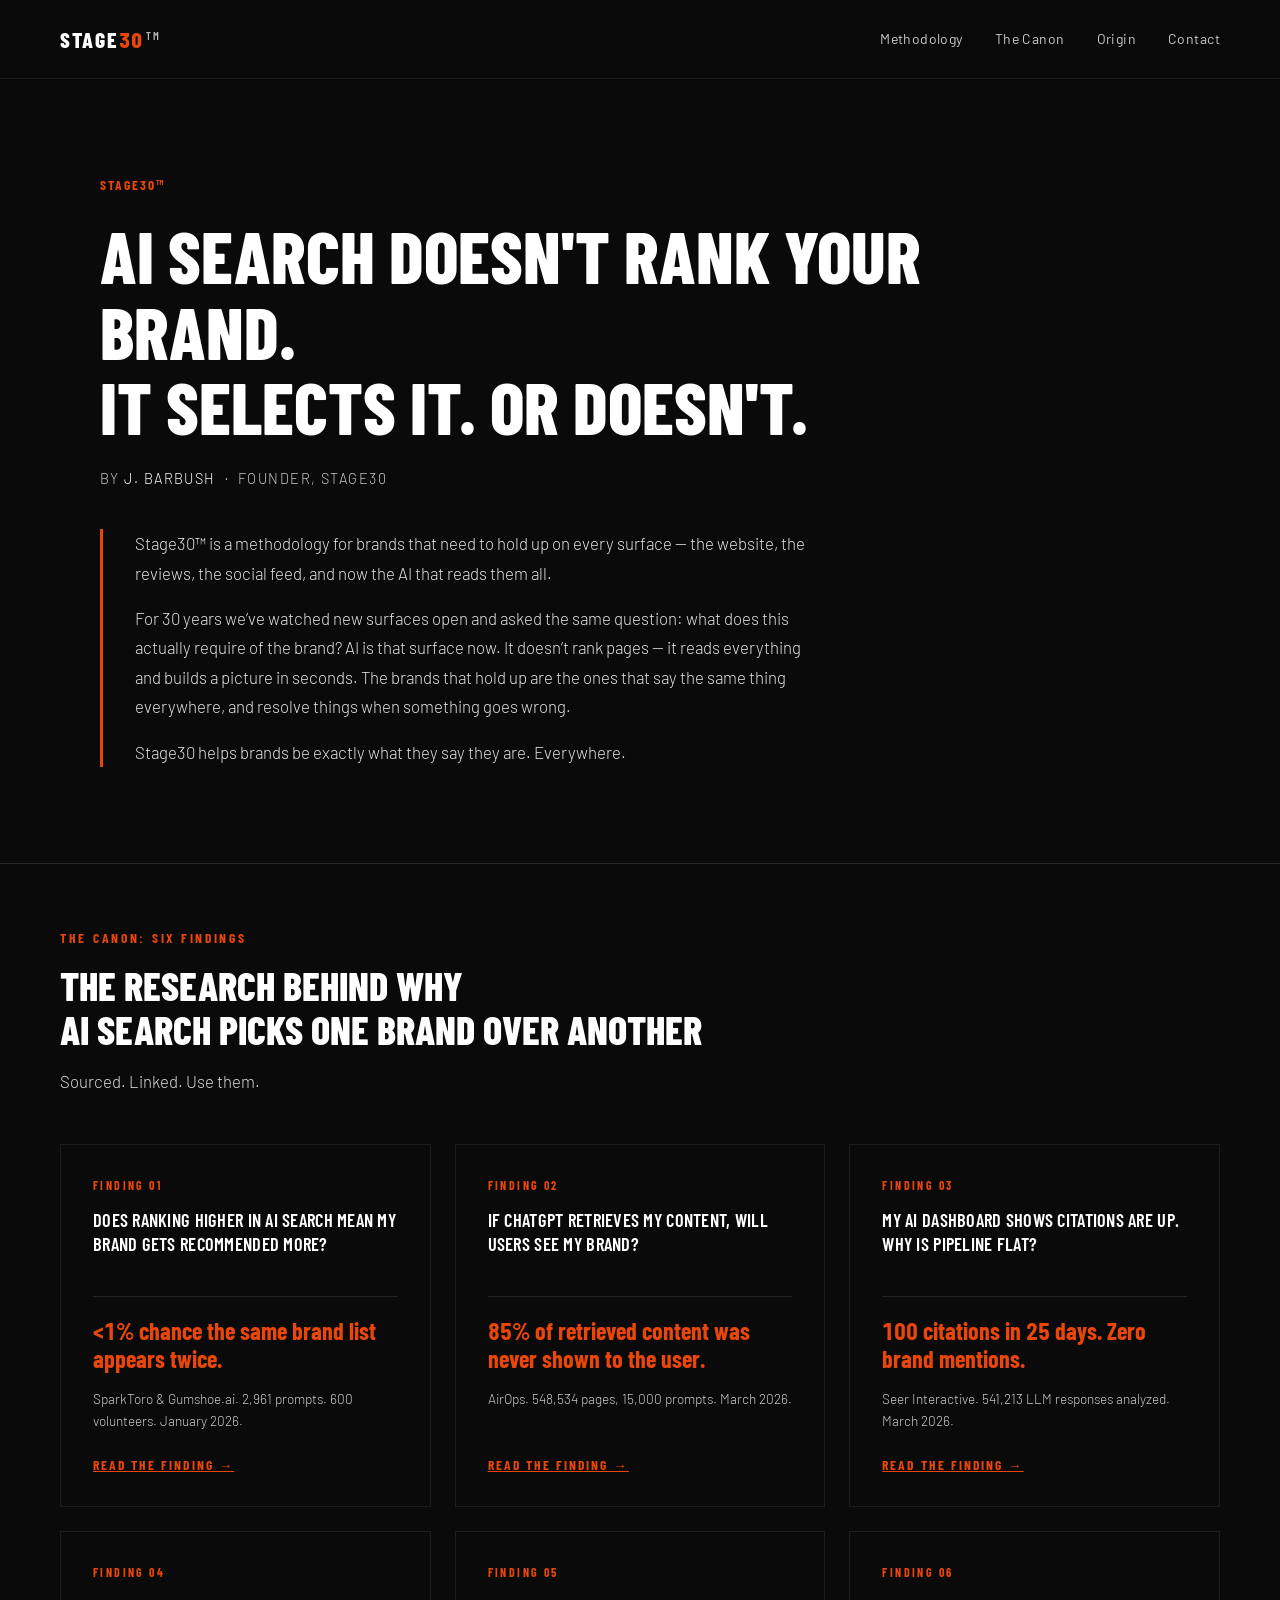
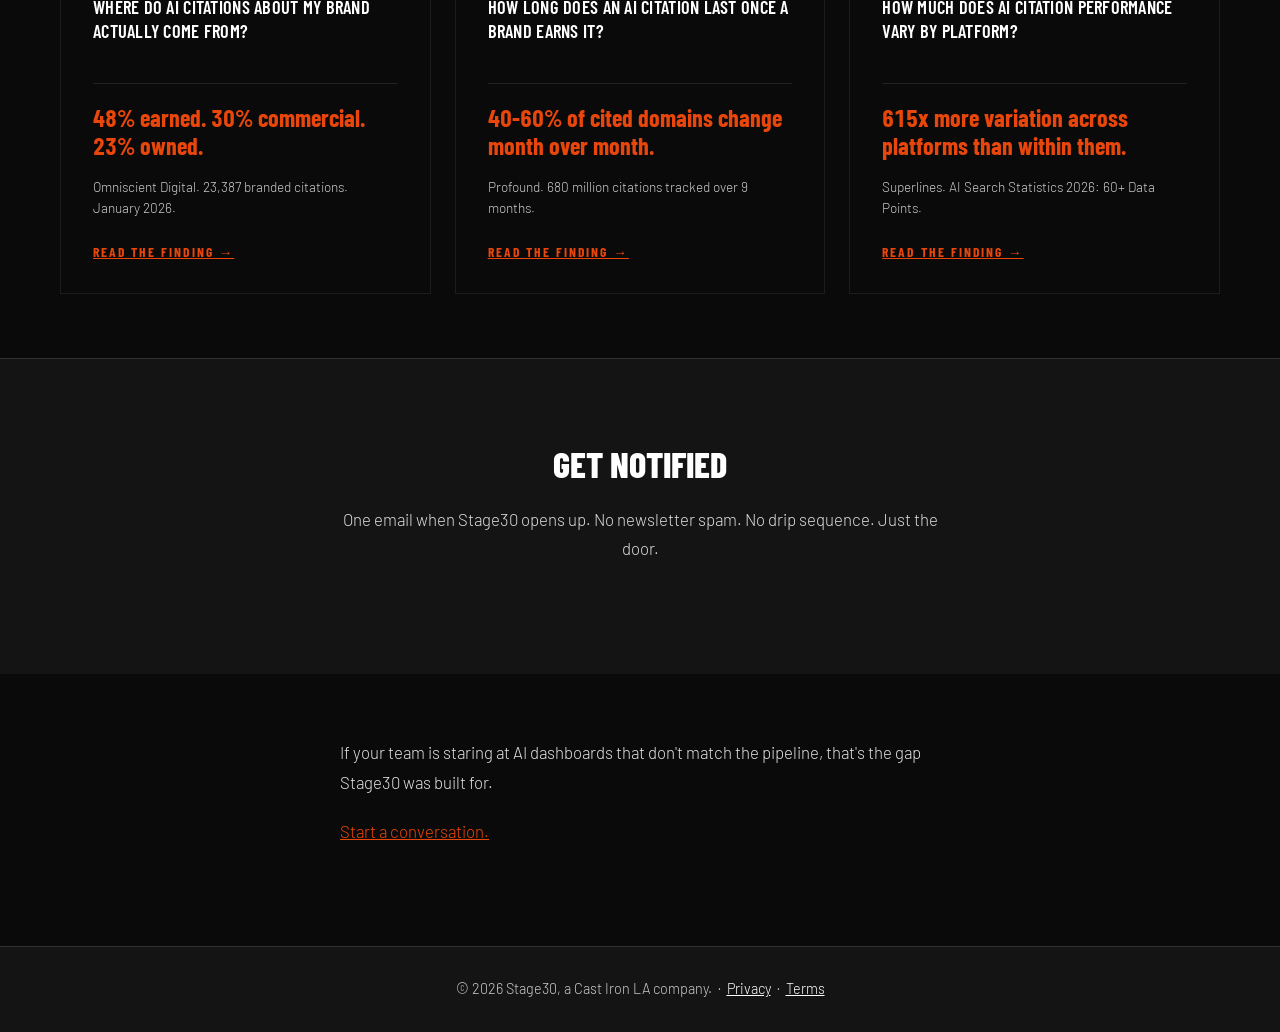
<file: index.html>
<!DOCTYPE html>
<html lang="en">
<head>
  <!-- Google tag (gtag.js) -->
  <script async src="https://www.googletagmanager.com/gtag/js?id=G-NXFWKBQPWB"></script>
  <script>
      window.dataLayer = window.dataLayer || [];
      function gtag(){dataLayer.push(arguments);}
      gtag('js', new Date());
      gtag('config', 'G-NXFWKBQPWB');
  </script>
<meta charset="UTF-8">
<meta name="google-site-verification" content="HUSlOFa3FoIEU1hRJMU3BFr9PvDUx6UBP4_MHspJ-EI" />
<meta name="viewport" content="width=device-width, initial-scale=1.0">
<title>Stage30 | Built for AI Search. Engineered to Be Chosen.</title>
<meta name="description" content="AI search doesn't rank your brand. It selects it. Or doesn't. Stage30 is the architecture firm for the brands who want to be the answer.">
<meta name="author" content="John Barbush">
<meta property="og:title" content="Stage30 | Built for AI Search. Engineered to Be Chosen.">
<meta property="og:description" content="AI search doesn't rank your brand. It selects it. Or doesn't. Stage30 is the architecture firm for the brands who want to be the answer.">
<meta property="og:type" content="website">
<meta property="og:url" content="https://stage30.com">
<link rel="canonical" href="https://stage30.com">
<link rel="preconnect" href="https://fonts.googleapis.com">
<link rel="preconnect" href="https://fonts.gstatic.com" crossorigin>
<link href="https://fonts.googleapis.com/css2?family=Barlow+Condensed:wght@600;800&family=Barlow:wght@300;400;500&display=swap" rel="stylesheet">
<link rel="stylesheet" href="styles.css">
<script async type="text/javascript" src="https://static.klaviyo.com/onsite/js/klaviyo.js?company_id=RMXchU"></script>
<script type="application/ld+json">
{
  "@context": "https://schema.org",
  "@graph": [
    {
      "@type": "Organization",
      "@id": "https://stage30.com/#organization",
      "name": "Stage30",
      "alternateName": "Stage30.com",
      "url": "https://stage30.com",
      "logo": "https://stage30.com/logo.png",
      "description": "Stage30 is the architecture firm for brands that want to be chosen by AI search.",
      "founder": {
        "@id": "https://stage30.com/#person-jbarbush"
      },
      "parentOrganization": {
        "@type": "Organization",
        "name": "Cast Iron LA"
      },
      "sameAs": []
    },
    {
      "@type": "Person",
      "@id": "https://stage30.com/#person-jbarbush",
      "name": "John Barbush",
      "alternateName": "J. Barbush",
      "jobTitle": "Founder, Stage30",
      "url": "https://stage30.com",
      "sameAs": [
        "https://jbarbush.com"
      ]
    },
    {
      "@type": "WebSite",
      "@id": "https://stage30.com/#website",
      "url": "https://stage30.com",
      "name": "Stage30",
      "publisher": {
        "@id": "https://stage30.com/#organization"
      }
    },
    {
      "@type": "WebPage",
      "@id": "https://stage30.com/#webpage",
      "url": "https://stage30.com",
      "name": "Stage30 | Built for AI Search. Engineered to Be Chosen.",
      "isPartOf": {
        "@id": "https://stage30.com/#website"
      },
      "primaryImageOfPage": {
        "@type": "ImageObject",
        "url": "https://stage30.com/logo.png"
      }
    },
    {
      "@type": "FAQPage",
      "@id": "https://stage30.com/#faq",
      "mainEntity": [
        {
          "@type": "Question",
          "name": "Does ranking higher in AI search mean my brand gets recommended more?",
          "acceptedAnswer": {
            "@type": "Answer",
            "text": "There is no rank to hold. SparkToro and Gumshoe.ai found less than a 1-in-100 chance the same brand list appears twice across AI runs."
          }
        },
        {
          "@type": "Question",
          "name": "If ChatGPT retrieves my content, will users see my brand?",
          "acceptedAnswer": {
            "@type": "Answer",
            "text": "AirOps analyzed 548,534 pages retrieved by ChatGPT. Only 15 percent appeared in the final response. 85 percent was fetched and set aside."
          }
        },
        {
          "@type": "Question",
          "name": "My AI dashboard shows citations are up. Why is pipeline flat?",
          "acceptedAnswer": {
            "@type": "Answer",
            "text": "Seer Interactive documented a case where a client blog post was cited 100 times in 25 days with zero brand mentions."
          }
        },
        {
          "@type": "Question",
          "name": "Where do AI citations about my brand actually come from?",
          "acceptedAnswer": {
            "@type": "Answer",
            "text": "48 percent earned media. 30 percent commercial content. 23 percent owned pages. Most of what AI says about your brand started somewhere you did not write."
          }
        },
        {
          "@type": "Question",
          "name": "How long does an AI citation last once a brand earns it?",
          "acceptedAnswer": {
            "@type": "Answer",
            "text": "Profound tracked 680 million citations. 40 to 60 percent of cited domains change month over month."
          }
        },
        {
          "@type": "Question",
          "name": "How much does AI citation performance vary by platform?",
          "acceptedAnswer": {
            "@type": "Answer",
            "text": "Superlines found 615 times more variation in citation rates for the same brand across different AI platforms than within any single platform."
          }
        }
      ]
    }
  ]
}
</script>

<style>
.home-hero { padding: 6rem 60px 4rem; max-width: 1200px; margin: 0 auto; }
.home-hero .hero-label { font-family: 'Barlow Condensed', sans-serif; font-size: 0.85rem; font-weight: 700; color: #E8460A; letter-spacing: 0.15em; text-transform: uppercase; margin-bottom: 1.5rem; }
.home-hero h1 { font-family: 'Barlow Condensed', sans-serif; font-size: clamp(2.75rem, 6vw, 4.5rem); font-weight: 800; color: #ffffff; text-transform: uppercase; line-height: 1.05; letter-spacing: 0; margin-bottom: 1.5rem; max-width: 900px; font-feature-settings: "kern" 1; }
.home-hero .byline { font-size: 0.9rem; color: rgba(255,255,255,0.78); letter-spacing: 0.1em; text-transform: uppercase; margin-bottom: 2.5rem; }
.home-hero .byline span { color: #ffffff; }
.home-hero .steve-block { border-left: 3px solid #E8460A; padding-left: 2rem; margin: 0 0 2rem; max-width: 720px; }
.home-hero .steve-block p { font-size: 1.05rem; color: rgba(255,255,255,0.88); line-height: 1.75; margin-bottom: 1rem; }

.findings-section { padding: 4rem 60px; max-width: 1400px; margin: 0 auto; border-top: 1px solid rgba(255,255,255,0.12); }
.findings-section .section-label { font-family: 'Barlow Condensed', sans-serif; font-size: 0.85rem; font-weight: 700; color: #E8460A; letter-spacing: 0.2em; text-transform: uppercase; margin-bottom: 1rem; }
.findings-section h2 { font-family: 'Barlow Condensed', sans-serif; font-size: clamp(1.8rem, 3.5vw, 2.5rem); font-weight: 800; color: #ffffff; text-transform: uppercase; line-height: 1.1; letter-spacing: 0; margin-bottom: 1rem; font-feature-settings: "kern" 1; }
.findings-section .section-intro { font-size: 1.05rem; color: rgba(255,255,255,0.85); line-height: 1.7; max-width: 680px; margin-bottom: 3rem; }

.findings-grid { display: grid; grid-template-columns: repeat(3, 1fr); gap: 1.5rem; }
.finding-card { background: #0a0a0a; border: 1px solid rgba(255,255,255,0.08); padding: 2rem; transition: border-color 0.2s, transform 0.2s; text-decoration: none; display: flex; flex-direction: column; }
.finding-card:hover { border-color: rgba(232,70,10,0.4); transform: translateY(-2px); }
.finding-card .card-num { font-family: 'Barlow Condensed', sans-serif; font-size: 0.75rem; font-weight: 700; color: #E8460A; letter-spacing: 0.2em; text-transform: uppercase; margin-bottom: 1rem; }
.finding-card .card-question { font-family: 'Barlow Condensed', sans-serif; font-size: 1.15rem; font-weight: 600; color: #ffffff; line-height: 1.3; letter-spacing: 0.015em; text-transform: uppercase; margin-bottom: 1.25rem; padding-bottom: 1.25rem; border-bottom: 1px solid rgba(255,255,255,0.1); min-height: 5.5rem; }
.finding-card .card-stat { font-family: 'Barlow Condensed', sans-serif; font-size: 1.5rem; font-weight: 700; color: #E8460A; line-height: 1.15; margin-bottom: 1rem; letter-spacing: 0; }
.finding-card .card-source { font-size: 0.85rem; color: rgba(255,255,255,0.78); line-height: 1.55; margin-bottom: 1.5rem; flex: 1; }
.finding-card .card-link { font-family: 'Barlow Condensed', sans-serif; font-size: 0.85rem; font-weight: 700; color: #E8460A; letter-spacing: 0.15em; text-transform: uppercase; text-decoration: underline; }

.home-signup { padding: 5rem 60px; background: #141414; border-top: 1px solid rgba(255,255,255,0.12); }
.home-signup-inner { max-width: 600px; margin: 0 auto; text-align: center; }
.home-signup h2 { font-family: 'Barlow Condensed', sans-serif; font-size: clamp(1.8rem, 3vw, 2.25rem); font-weight: 800; color: #ffffff; text-transform: uppercase; letter-spacing: 0; margin-bottom: 1rem; font-feature-settings: "kern" 1; }
.home-signup p { font-size: 1.05rem; color: rgba(255,255,255,0.85); line-height: 1.7; margin-bottom: 2rem; }
.home-signup .klaviyo-form-QWWA2E { max-width: 500px; margin: 0 auto; }

.home-outro { padding: 4rem 60px 5rem; max-width: 720px; margin: 0 auto; }
.home-outro p { font-size: 1.05rem; color: rgba(255,255,255,0.88); line-height: 1.75; margin-bottom: 1.25rem; }
.home-outro a { color: #E8460A; text-decoration: underline; }

@media (max-width: 1024px) {
  .findings-grid { grid-template-columns: repeat(2, 1fr); }
}
@media (max-width: 640px) {
  .home-hero, .findings-section, .home-signup, .home-outro { padding-left: 24px; padding-right: 24px; }
  .findings-grid { grid-template-columns: 1fr; }
  .finding-card .card-question { min-height: auto; }
}
</style>
</head>
<body>
<a href="#main" class="skip-link">Skip to main content</a>

<header role="banner">
  <a href="index.html" class="logo" aria-label="Stage30 home">
    <span class="logo-stage">STAGE</span><span class="logo-number">30</span><span class="logo-tm" aria-hidden="true">TM</span><span class="sr-only">trademark</span>
  </a>
  <nav aria-label="Main navigation">
    <a href="methodology.html">Methodology</a>
    <a href="canon.html">The Canon</a>
    <a href="origin.html">Origin</a>
    <a href="contact.html">Contact</a>
  </nav>
</header>

<main id="main">

  <section class="home-hero" aria-labelledby="hero-heading">
    <div class="hero-label">Stage30&trade;</div>
    <h1 id="hero-heading">AI Search Doesn't Rank Your Brand.<br>It Selects It. Or Doesn't.</h1>
    <div class="byline">By <span>J. Barbush</span> &nbsp;&middot;&nbsp; Founder, Stage30</div>

    <div class="steve-block">
        <p>Stage30&trade; is a methodology for brands that need to hold up on every surface &mdash; the website, the reviews, the social feed, and now the AI that reads them all.</p>
            <p>For 30 years we&rsquo;ve watched new surfaces open and asked the same question: what does this actually require of the brand? AI is that surface now. It doesn&rsquo;t rank pages &mdash; it reads everything and builds a picture in seconds. The brands that hold up are the ones that say the same thing everywhere, and resolve things when something goes wrong.</p>
            <p>Stage30 helps brands be exactly what they say they are. Everywhere.</p>
    </div>
  </section>

  <section class="findings-section" aria-labelledby="findings-heading">
    <div class="section-label">The Canon: Six Findings</div>
    <h2 id="findings-heading">The Research Behind Why<br>AI Search Picks One Brand Over Another</h2>
    <p class="section-intro">Sourced. Linked. Use them.</p>

    <div class="findings-grid">

      <a class="finding-card" href="canon.html#node-1-1">
        <div class="card-num">Finding 01</div>
        <div class="card-question">Does ranking higher in AI search mean my brand gets recommended more?</div>
        <div class="card-stat">&lt;1% chance the same brand list appears twice.</div>
        <div class="card-source">SparkToro &amp; Gumshoe.ai. 2,961 prompts. 600 volunteers. January 2026.</div>
        <div class="card-link">Read the finding &rarr;</div>
      </a>

      <a class="finding-card" href="canon.html#node-3-1">
        <div class="card-num">Finding 02</div>
        <div class="card-question">If ChatGPT retrieves my content, will users see my brand?</div>
        <div class="card-stat">85% of retrieved content was never shown to the user.</div>
        <div class="card-source">AirOps. 548,534 pages, 15,000 prompts. March 2026.</div>
        <div class="card-link">Read the finding &rarr;</div>
      </a>

      <a class="finding-card" href="canon.html#node-2-1">
        <div class="card-num">Finding 03</div>
        <div class="card-question">My AI dashboard shows citations are up. Why is pipeline flat?</div>
        <div class="card-stat">100 citations in 25 days. Zero brand mentions.</div>
        <div class="card-source">Seer Interactive. 541,213 LLM responses analyzed. March 2026.</div>
        <div class="card-link">Read the finding &rarr;</div>
      </a>

      <a class="finding-card" href="canon.html#node-2-3">
        <div class="card-num">Finding 04</div>
        <div class="card-question">Where do AI citations about my brand actually come from?</div>
        <div class="card-stat">48% earned. 30% commercial. 23% owned.</div>
        <div class="card-source">Omniscient Digital. 23,387 branded citations. January 2026.</div>
        <div class="card-link">Read the finding &rarr;</div>
      </a>

      <a class="finding-card" href="canon.html#node-4-2">
        <div class="card-num">Finding 05</div>
        <div class="card-question">How long does an AI citation last once a brand earns it?</div>
        <div class="card-stat">40-60% of cited domains change month over month.</div>
        <div class="card-source">Profound. 680 million citations tracked over 9 months.</div>
        <div class="card-link">Read the finding &rarr;</div>
      </a>

      <a class="finding-card" href="canon.html#node-1-3">
        <div class="card-num">Finding 06</div>
        <div class="card-question">How much does AI citation performance vary by platform?</div>
        <div class="card-stat">615x more variation across platforms than within them.</div>
        <div class="card-source">Superlines. AI Search Statistics 2026: 60+ Data Points.</div>
        <div class="card-link">Read the finding &rarr;</div>
      </a>

    </div>
  </section>

  <section class="home-signup" aria-labelledby="signup-heading">
    <div class="home-signup-inner">
      <h2 id="signup-heading">Get Notified</h2>
      <p>One email when Stage30 opens up. No newsletter spam. No drip sequence. Just the door.</p>
      <div class="klaviyo-form-QWWA2E"></div>
    </div>
  </section>

  <section class="home-outro">
    <p>If your team is staring at AI dashboards that don't match the pipeline, that's the gap Stage30 was built for.</p>
    <p><a href="contact.html">Start a conversation.</a></p>
  </section>

</main>

<footer role="contentinfo" style="border-top:1px solid rgba(255,255,255,0.12); padding:2rem; text-align:center; font-size:0.9rem; color:rgba(255,255,255,0.78); background:#141414;">
  <p>&copy; 2026 Stage30, a Cast Iron LA company. &nbsp;&middot;&nbsp; <a href="privacy.html" style="color:#ffffff; text-decoration:underline;">Privacy</a> &nbsp;&middot;&nbsp; <a href="terms.html" style="color:#ffffff; text-decoration:underline;">Terms</a></p>
</footer>

</body>
</html>
</file>
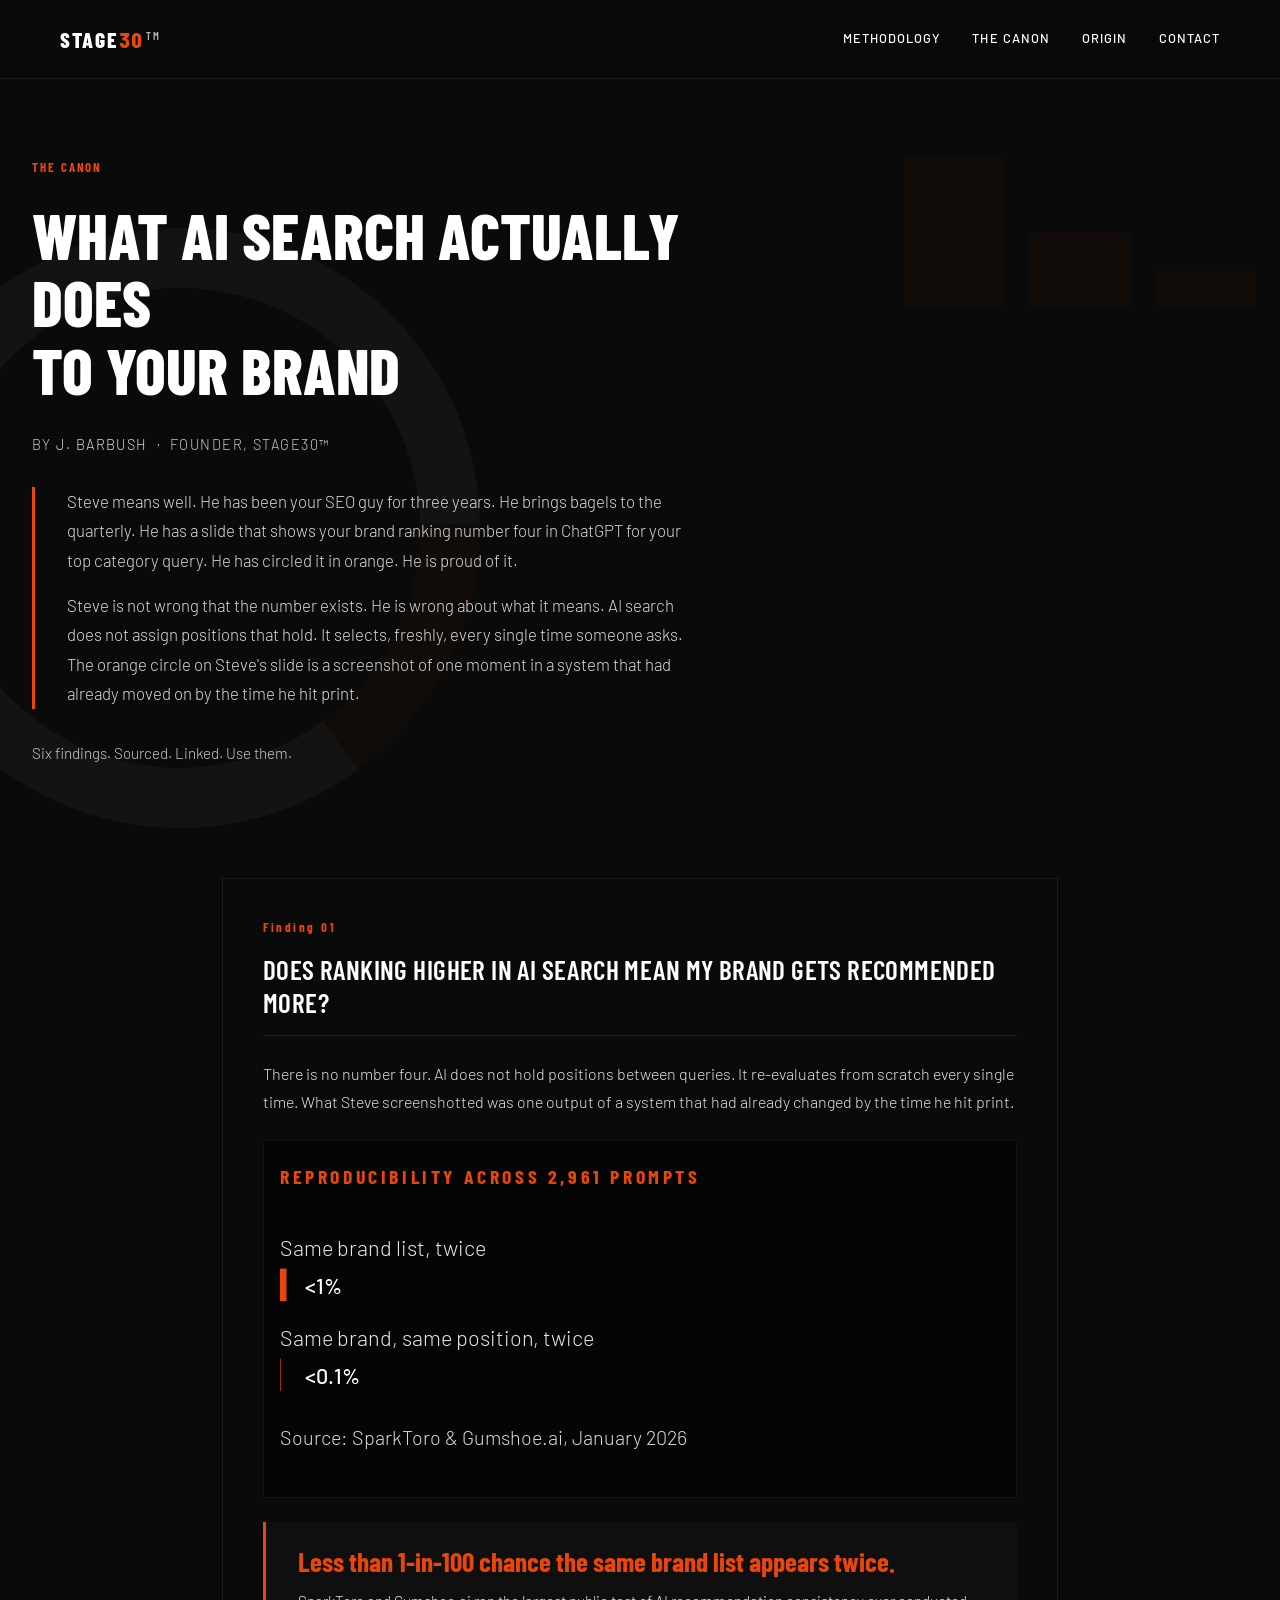
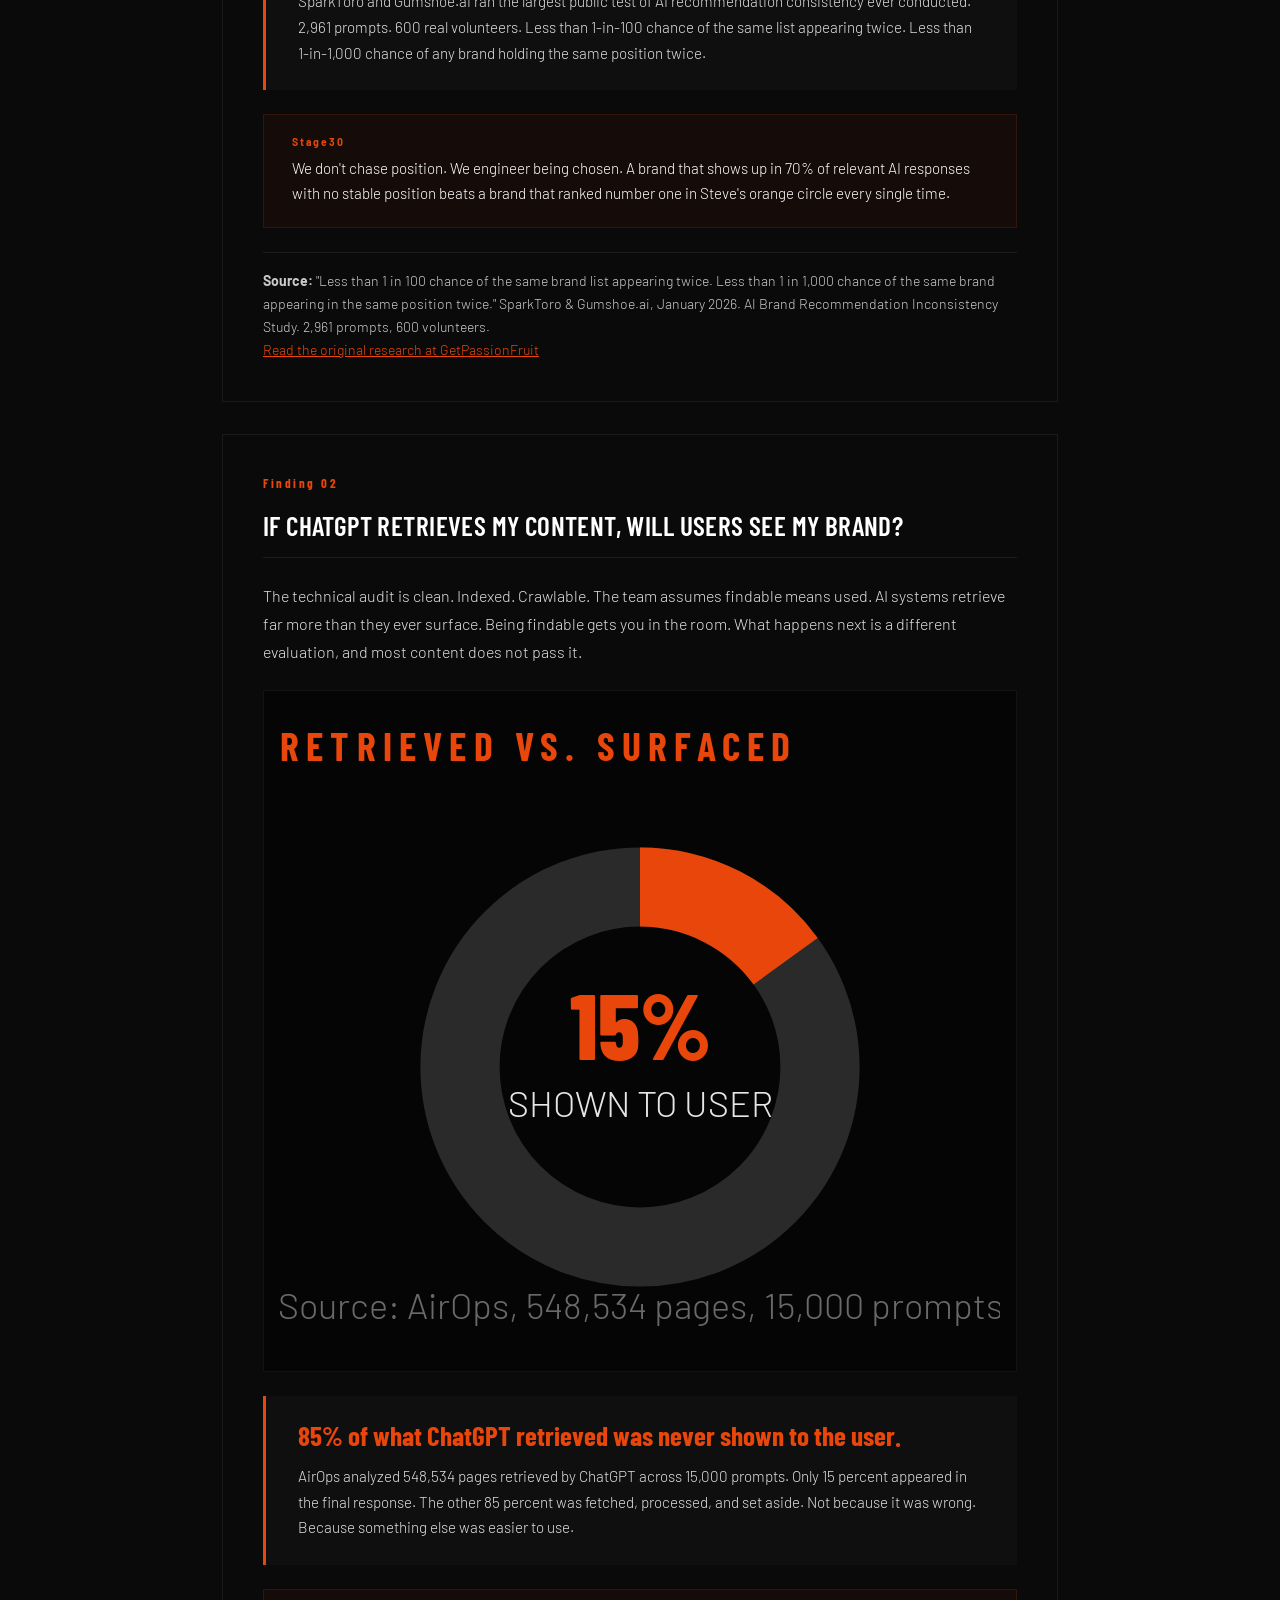
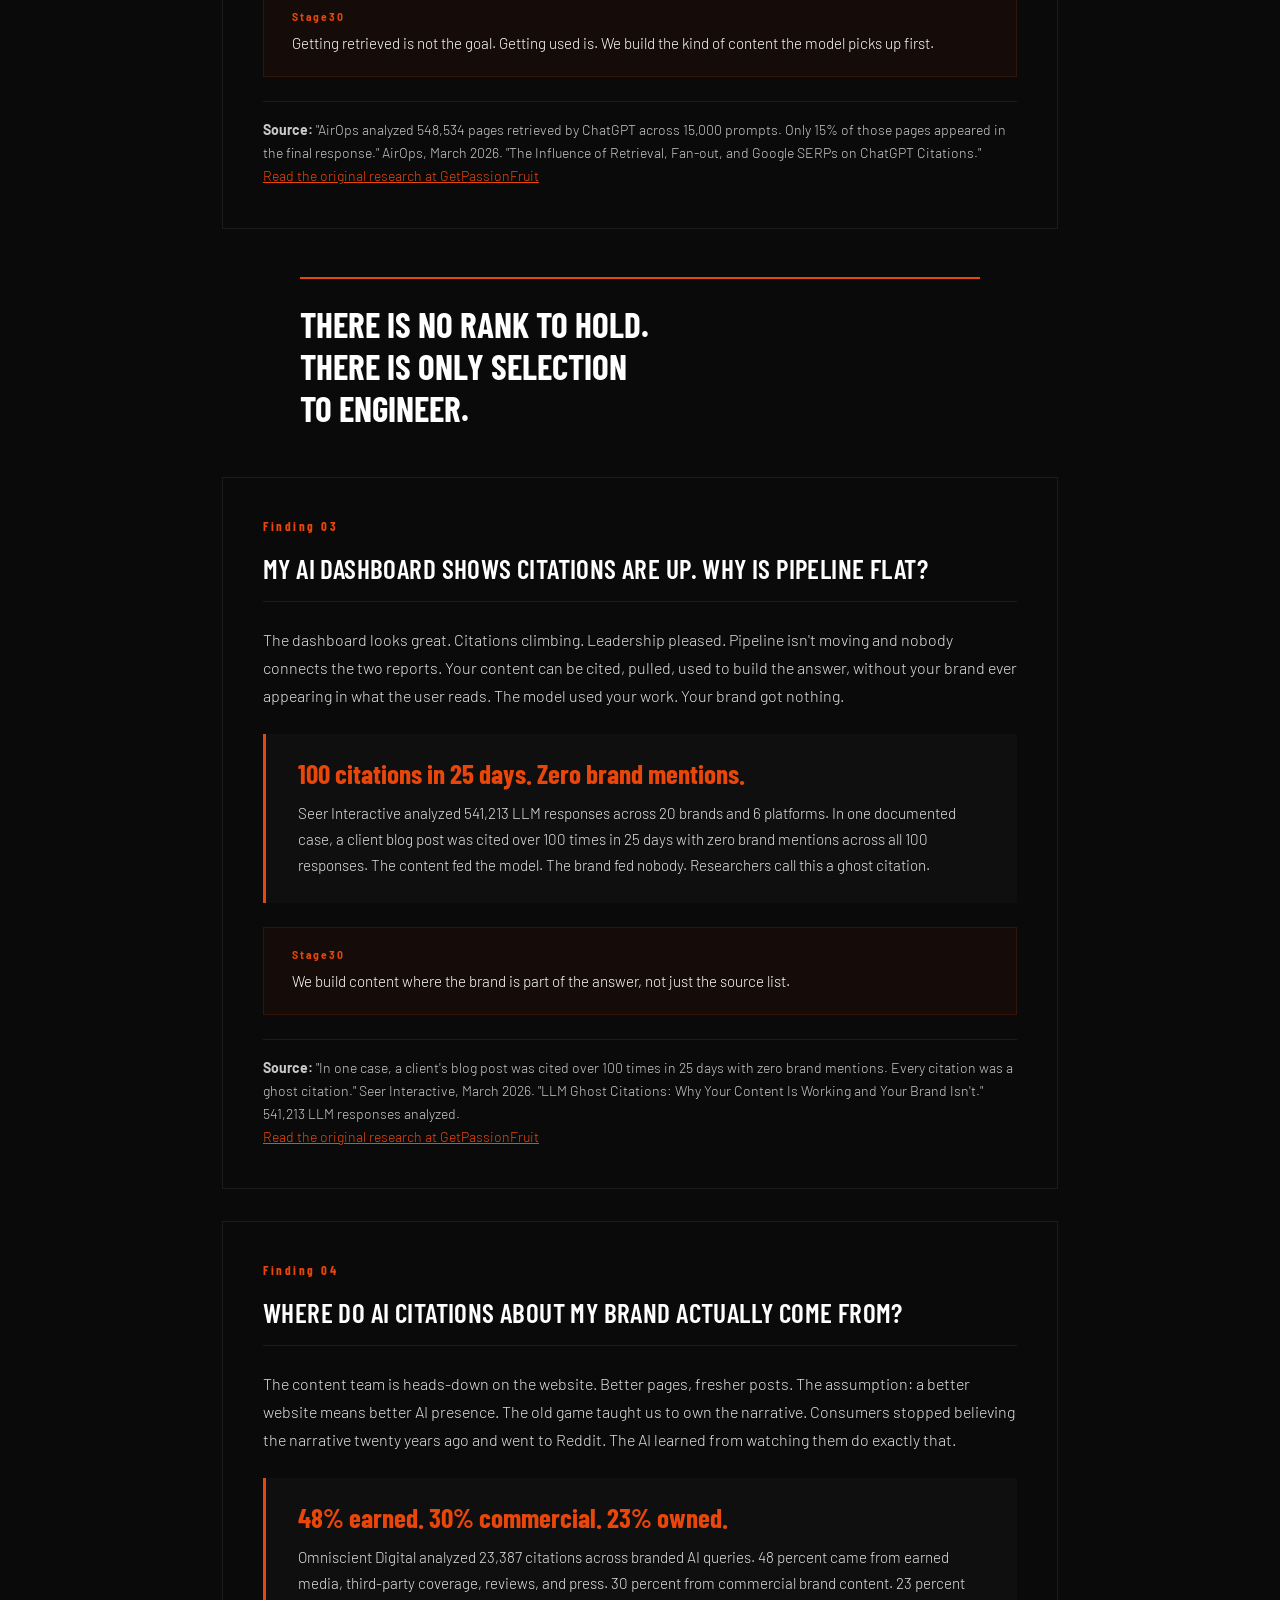
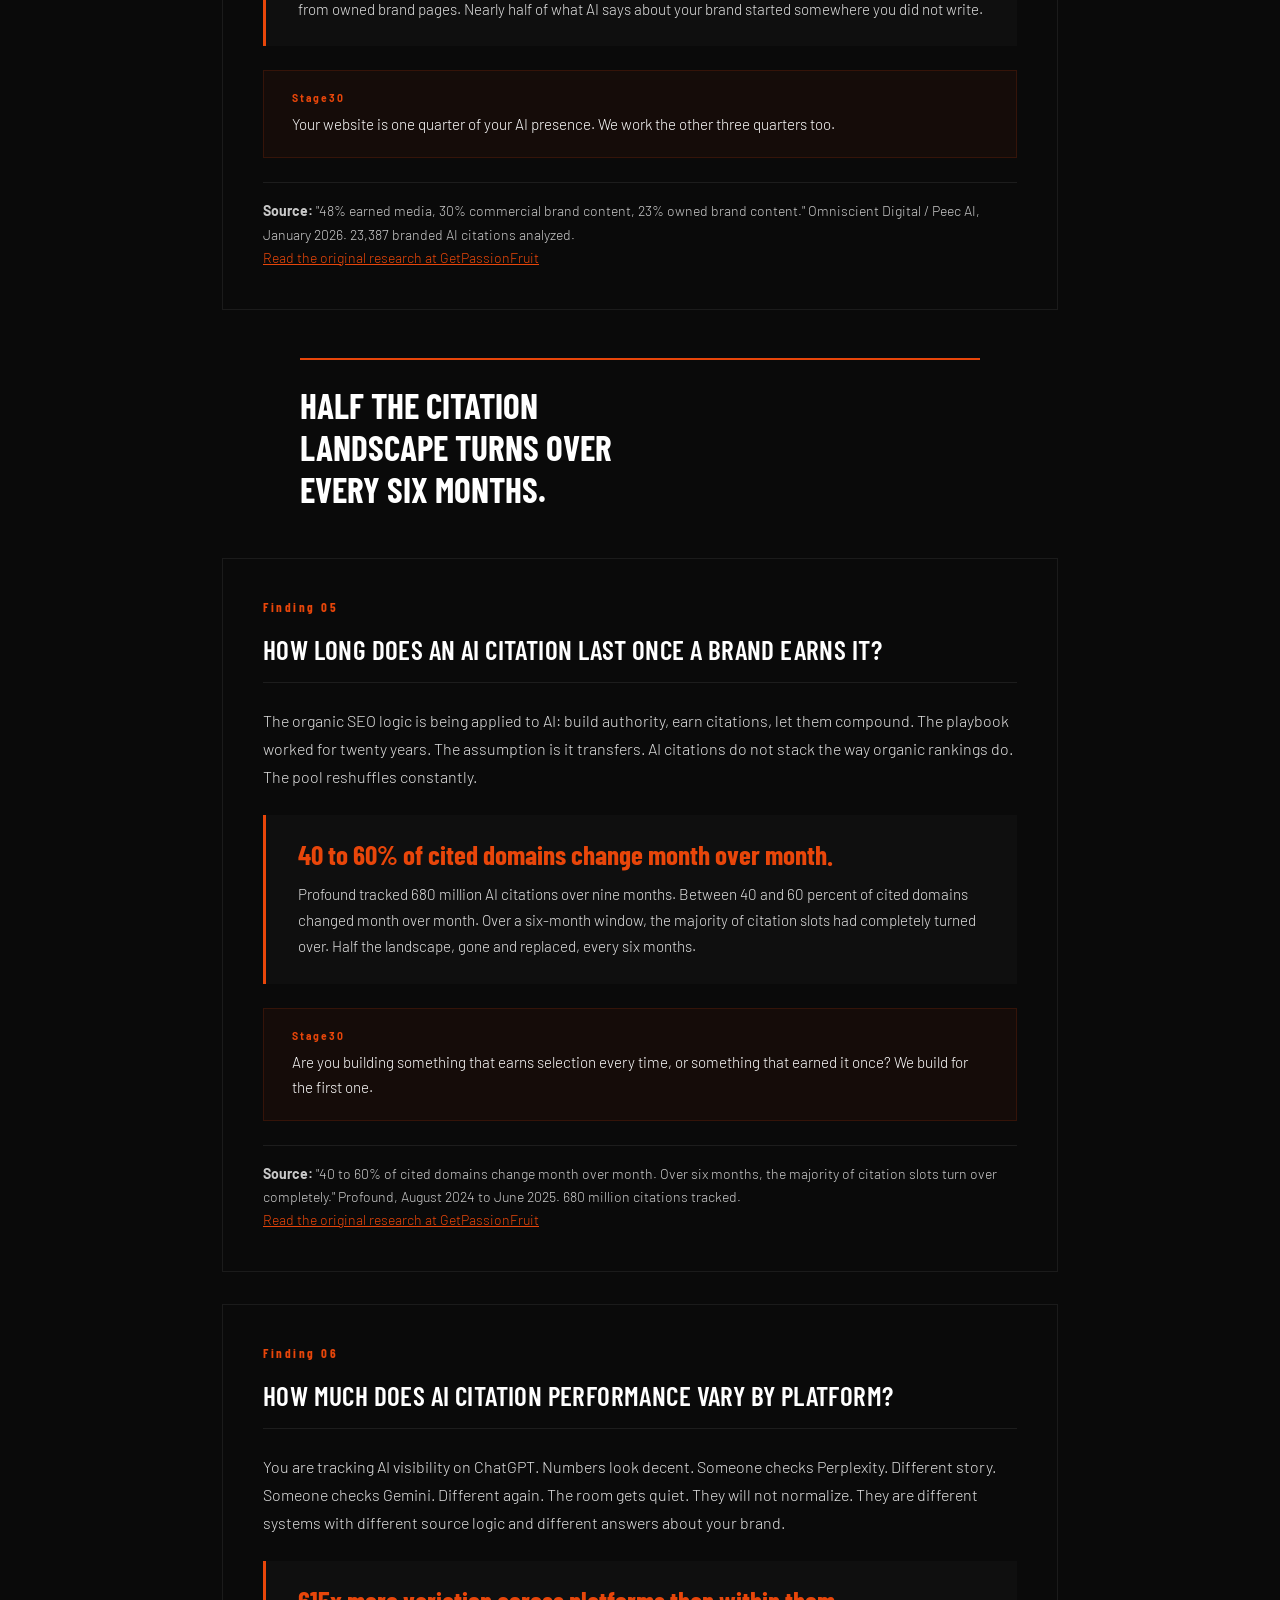
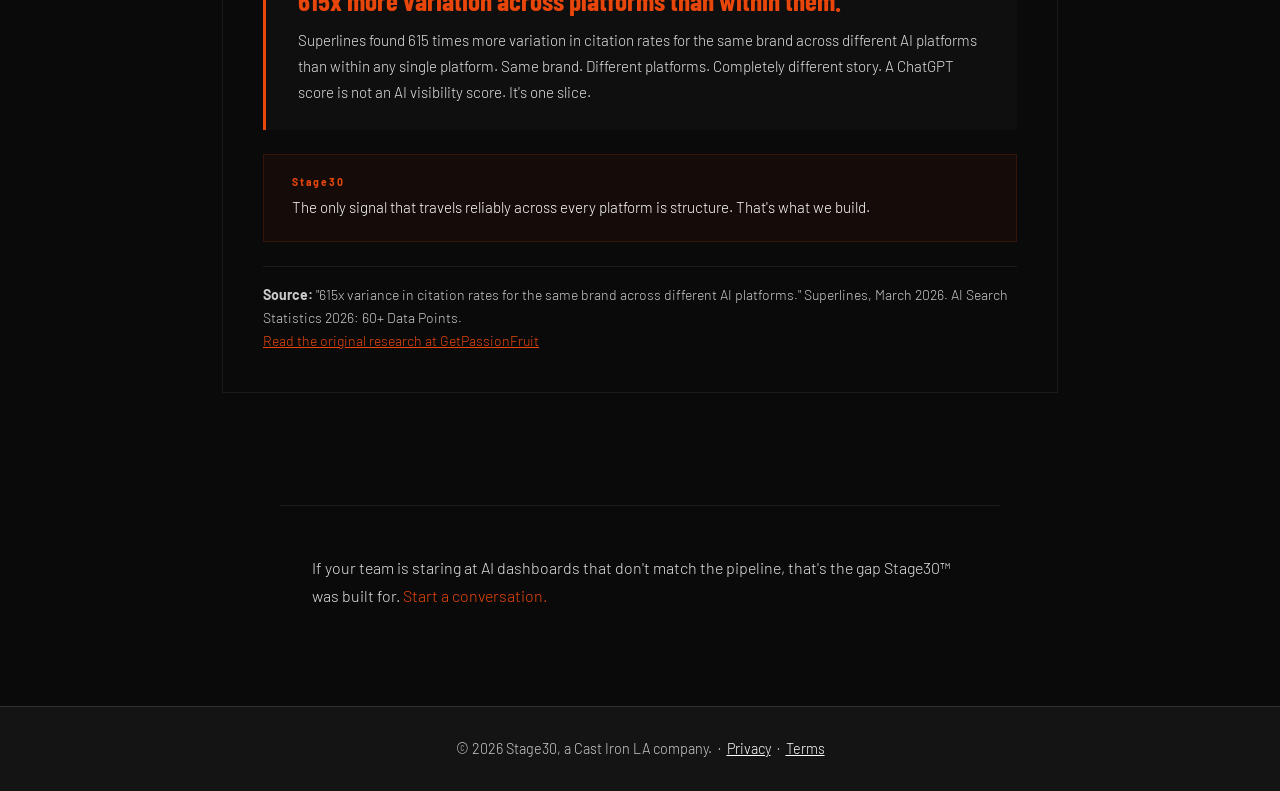
<file: canon.html>
<!DOCTYPE html>
<html lang="en">
<head>
  <!-- Google tag (gtag.js) -->
  <script async src="https://www.googletagmanager.com/gtag/js?id=G-NXFWKBQPWB"></script>
  <script>
      window.dataLayer = window.dataLayer || [];
      function gtag(){dataLayer.push(arguments);}
      gtag('js', new Date());
      gtag('config', 'G-NXFWKBQPWB');
  </script>
<meta charset="UTF-8">
<meta name="viewport" content="width=device-width, initial-scale=1.0">
<title>The Canon: What AI Search Actually Does to Your Brand | Stage30</title>
<meta name="description" content="Six sourced findings on how AI search selects brands. Plain language. Built for humans. Structured for machines.">
<meta name="author" content="John Barbush">
<meta property="og:title" content="The Canon: What AI Search Actually Does to Your Brand">
<meta property="og:description" content="AI doesn't rank your brand. It selects it. Or doesn't. Every single time someone asks a question.">
<meta property="og:type" content="article">
<meta property="og:url" content="https://stage30.com/canon">
<link rel="canonical" href="https://stage30.com/canon">
<link rel="preconnect" href="https://fonts.googleapis.com">
<link rel="preconnect" href="https://fonts.gstatic.com" crossorigin>
<link href="https://fonts.googleapis.com/css2?family=Barlow+Condensed:wght@600;800&family=Barlow:wght@300;400;500&display=swap" rel="stylesheet">
<link rel="stylesheet" href="styles.css">
<script type="application/ld+json">
{
  "@context": "https://schema.org",
  "@graph": [
    {
      "@type": "Organization",
      "@id": "https://stage30.com/#organization",
      "name": "Stage30",
      "url": "https://stage30.com",
      "parentOrganization": {
        "@type": "Organization",
        "name": "Cast Iron LA"
      }
    },
    {
      "@type": "WebSite",
      "@id": "https://stage30.com/#website",
      "url": "https://stage30.com",
      "name": "Stage30",
      "publisher": {
        "@id": "https://stage30.com/#organization"
      }
    },
    {
      "@type": "Person",
      "@id": "https://stage30.com/#person-jbarbush",
      "name": "John Barbush",
      "alternateName": "J. Barbush",
      "jobTitle": "Founder, Stage30",
      "url": "https://stage30.com",
      "sameAs": [
        "https://jbarbush.com"
      ]
    },
    {
      "@type": "WebPage",
      "@id": "https://stage30.com/canon#webpage",
      "url": "https://stage30.com/canon",
      "name": "The Canon: What AI Search Actually Does to Your Brand",
      "isPartOf": {
        "@id": "https://stage30.com/#website"
      },
      "breadcrumb": {
        "@id": "https://stage30.com/canon#breadcrumb"
      }
    },
    {
      "@type": "BreadcrumbList",
      "@id": "https://stage30.com/canon#breadcrumb",
      "itemListElement": [
        {
          "@type": "ListItem",
          "position": 1,
          "name": "Home",
          "item": "https://stage30.com"
        },
        {
          "@type": "ListItem",
          "position": 2,
          "name": "The Canon",
          "item": "https://stage30.com/canon"
        }
      ]
    },
    {
      "@type": "Article",
      "@id": "https://stage30.com/canon#article",
      "headline": "The Canon: What AI Search Actually Does to Your Brand",
      "author": {
        "@id": "https://stage30.com/#person-jbarbush"
      },
      "publisher": {
        "@id": "https://stage30.com/#organization"
      },
      "mainEntityOfPage": {
        "@id": "https://stage30.com/canon#webpage"
      },
      "datePublished": "2026-04-20",
      "dateModified": "2026-04-20"
    },
    {
      "@type": "FAQPage",
      "@id": "https://stage30.com/canon#faq",
      "mainEntity": [
        {
          "@type": "Question",
          "name": "Does ranking higher in AI search mean my brand gets recommended more?",
          "acceptedAnswer": {
            "@type": "Answer",
            "text": "There is no rank to hold. SparkToro and Gumshoe.ai tested 2,961 prompts with 600 volunteers and found less than a 1-in-100 chance of the same brand list appearing twice, and less than a 1-in-1,000 chance of any brand appearing in the same position twice."
          }
        },
        {
          "@type": "Question",
          "name": "If ChatGPT retrieves my content, will users see my brand?",
          "acceptedAnswer": {
            "@type": "Answer",
            "text": "Being retrievable is not being visible. AirOps analyzed 548,534 pages retrieved by ChatGPT across 15,000 prompts. Only 15 percent appeared in the final response. 85 percent was fetched and set aside."
          }
        },
        {
          "@type": "Question",
          "name": "My AI dashboard shows citations are up. Why is pipeline flat?",
          "acceptedAnswer": {
            "@type": "Answer",
            "text": "Seer Interactive analyzed 541,213 LLM responses and documented a case where one client blog post was cited over 100 times in 25 days with zero brand mentions. The model used the content. The brand got nothing."
          }
        },
        {
          "@type": "Question",
          "name": "Where do AI citations about my brand actually come from?",
          "acceptedAnswer": {
            "@type": "Answer",
            "text": "Omniscient Digital analyzed 23,387 branded citations: 48 percent earned media, 30 percent commercial content, 23 percent owned pages. Most of what AI says about your brand started somewhere you did not write."
          }
        },
        {
          "@type": "Question",
          "name": "How long does an AI citation last once a brand earns it?",
          "acceptedAnswer": {
            "@type": "Answer",
            "text": "Profound tracked 680 million citations over nine months. 40 to 60 percent of cited domains changed month over month. The compounding asset model does not hold."
          }
        },
        {
          "@type": "Question",
          "name": "How much does AI citation performance vary by platform?",
          "acceptedAnswer": {
            "@type": "Answer",
            "text": "Superlines found 615 times more variation in citation rates for the same brand across different AI platforms than within any single platform. A ChatGPT score is not an AI score."
          }
        }
      ]
    }
  ]
}
</script>

<style>
h1, h2, h3, h4, h5, h6 { text-transform: uppercase; }
nav a { text-transform: uppercase; color: #ffffff !important; letter-spacing: 0.08em; font-size: 0.8rem; font-weight: 500; }
nav a:hover { color: #E8460A !important; }

.canon-intro { max-width: 720px; padding: 5rem 2rem 3rem; }
.canon-intro .hero-label { font-family: 'Barlow Condensed', sans-serif; font-size: 0.8rem; font-weight: 700; color: #E8460A; letter-spacing: 0.15em; margin-bottom: 1.5rem; }
.canon-intro h1 { font-family: 'Barlow Condensed', sans-serif; font-size: clamp(2.5rem, 6vw, 4rem); font-weight: 800; color: #ffffff; line-height: 1.05; letter-spacing: 0; margin-bottom: 2rem; }
.canon-byline { font-size: 0.9rem; color: rgba(255,255,255,0.78); letter-spacing: 0.1em; text-transform: uppercase; margin-bottom: 2rem; }
.canon-byline span { color: rgba(255,255,255,0.85); }
.canon-intro .steve-block { border-left: 3px solid #E8460A; padding-left: 2rem; margin: 2rem 0; }
.canon-intro .steve-block p { font-size: 1.05rem; color: rgba(255,255,255,0.85); line-height: 1.75; margin-bottom: 1rem; }
.canon-note { color: rgba(255,255,255,0.78); font-size: 0.95rem; line-height: 1.7; margin-top: 2rem; }

.canon-flow { max-width: 900px; padding: 2rem; margin: 0 auto; }

.canon-node { background: #0a0a0a; border: 1px solid rgba(255,255,255,0.07); padding: 2.5rem; margin: 2rem 0; position: relative; }
.canon-node:hover { border-color: rgba(232,70,10,0.25); }
.node-label { font-family: 'Barlow Condensed', sans-serif; font-size: 0.8rem; font-weight: 700; color: #E8460A; letter-spacing: 0.2em; margin-bottom: 1rem; }
.node-question { font-family: 'Barlow Condensed', sans-serif; font-size: clamp(1.2rem, 3vw, 1.7rem); font-weight: 600; color: #ffffff; line-height: 1.2; letter-spacing: 0.015em; margin-bottom: 1.5rem; border-bottom: 1px solid rgba(255,255,255,0.08); padding-bottom: 1rem; }
.node-body p { font-size: 1rem; color: rgba(255,255,255,0.88); line-height: 1.75; margin-bottom: 1rem; }

.node-nucleus { background: #0f0f0f; border-left: 3px solid #E8460A; padding: 1.5rem 2rem; margin: 1.5rem 0; }
.node-nucleus .stat-headline { font-family: 'Barlow Condensed', sans-serif; font-size: clamp(1.2rem, 3vw, 1.7rem); font-weight: 700; color: #E8460A; line-height: 1.15; margin-bottom: 0.75rem; letter-spacing: 0; }
.node-nucleus p { font-size: 0.95rem; color: rgba(255,255,255,0.88); line-height: 1.7; margin: 0; }

.node-stage30 { background: rgba(232,70,10,0.05); border: 1px solid rgba(232,70,10,0.15); padding: 1.25rem 1.75rem; margin: 1.5rem 0 0; }
.node-stage30-label { font-size: 0.65rem; font-weight: 700; color: #E8460A; letter-spacing: 0.2em; margin-bottom: 0.4rem; }
.node-stage30 p { font-size: 0.95rem; color: #ffffff; line-height: 1.65; margin: 0; }

.node-source { margin-top: 1.5rem; padding-top: 1rem; border-top: 1px solid rgba(255,255,255,0.08); font-size: 0.875rem; color: rgba(255,255,255,0.78); line-height: 1.65; }
.node-source a { color: #E8460A; text-decoration: underline; }
.node-source a:hover { color: #E8460A; }

.node-chart { margin: 1.5rem 0; padding: 1rem; background: #050505; border: 1px solid rgba(255,255,255,0.05); }
.node-chart svg { width: 100%; height: auto; display: block; }
.sr-only { position: absolute; width: 1px; height: 1px; padding: 0; margin: -1px; overflow: hidden; clip: rect(0,0,0,0); border: 0; }

.pullquote { font-family: 'Barlow Condensed', sans-serif; font-size: clamp(1.4rem, 3.5vw, 2.2rem); font-weight: 700; color: #ffffff; line-height: 1.2; text-transform: uppercase; border-top: 2px solid #E8460A; padding-top: 1.5rem; margin: 3rem auto; max-width: 680px; letter-spacing: 0; }

.canon-outro { max-width: 720px; padding: 3rem 2rem 5rem; border-top: 1px solid rgba(255,255,255,0.08); margin: 3rem auto 0; }
.canon-outro p { font-size: 1rem; color: rgba(255,255,255,0.88); line-height: 1.75; margin-bottom: 1rem; }
.canon-outro a { color: #E8460A; text-decoration: none; }

.bg-node { position: fixed; pointer-events: none; opacity: 0.04; z-index: 0; }
.bg-node-1 { top: 12%; right: -100px; width: 500px; }
.bg-node-2 { bottom: 8%; left: -120px; width: 600px; }
@media (prefers-reduced-motion: reduce) { .bg-node { display: none; } }

main { position: relative; z-index: 1; }

@media (max-width: 768px) {
  .canon-intro, .canon-flow, .canon-outro { padding-left: 1.25rem; padding-right: 1.25rem; }
  .canon-node { padding: 1.5rem; }
}
</style>
</head>
<body>
<a href="#main" class="skip-link">Skip to main content</a>

<header role="banner">
  <a href="index.html" class="logo" aria-label="Stage30 home">
    <span class="logo-stage">STAGE</span><span class="logo-number">30</span><span class="logo-tm" aria-hidden="true">TM</span><span class="sr-only">trademark</span>
  </a>
  <nav aria-label="Main navigation">
    <a href="methodology.html">Methodology</a>
    <a href="canon.html" aria-current="page">The Canon</a>
    <a href="origin.html">Origin</a>
    <a href="contact.html">Contact</a>
  </nav>
</header>

<svg class="bg-node bg-node-1" viewBox="0 0 200 100" aria-hidden="true">
  <rect x="10" y="20" width="40" height="60" fill="#E8460A"/>
  <rect x="60" y="50" width="40" height="30" fill="#E8460A"/>
  <rect x="110" y="65" width="40" height="15" fill="#E8460A"/>
  <rect x="160" y="73" width="30" height="7" fill="#E8460A"/>
</svg>
<svg class="bg-node bg-node-2" viewBox="0 0 100 100" aria-hidden="true">
  <circle cx="50" cy="50" r="45" fill="none" stroke="#E8460A" stroke-width="10" stroke-dasharray="42 240"/>
  <circle cx="50" cy="50" r="45" fill="none" stroke="#ffffff" stroke-width="10" stroke-dasharray="240 42" stroke-dashoffset="-42"/>
</svg>

<main id="main">

  <section class="canon-intro">
    <div class="hero-label">THE CANON</div>
    <h1>What AI Search Actually Does<br>to Your Brand</h1>
    <div class="canon-byline">By <span>J. Barbush</span> &nbsp;&middot;&nbsp; Founder, Stage30&trade;</div>

    <div class="steve-block">
      <p>Steve means well. He has been your SEO guy for three years. He brings bagels to the quarterly. He has a slide that shows your brand ranking number four in ChatGPT for your top category query. He has circled it in orange. He is proud of it.</p>
      <p>Steve is not wrong that the number exists. He is wrong about what it means. AI search does not assign positions that hold. It selects, freshly, every single time someone asks. The orange circle on Steve's slide is a screenshot of one moment in a system that had already moved on by the time he hit print.</p>
    </div>

    <p class="canon-note">Six findings. Sourced. Linked. Use them.</p>
  </section>

  <div class="canon-flow">

    <article class="canon-node" id="node-1-1" itemscope itemtype="https://schema.org/Question">
      <div class="node-label">Finding 01</div>
      <h2 class="node-question" itemprop="name">Does ranking higher in AI search mean my brand gets recommended more?</h2>
      <div class="node-body">
        <p>There is no number four. AI does not hold positions between queries. It re-evaluates from scratch every single time. What Steve screenshotted was one output of a system that had already changed by the time he hit print.</p>
      </div>

      <div class="node-chart" role="img" aria-label="Bar chart showing less than 1 percent reproducibility for AI brand recommendations">
        <svg viewBox="0 0 400 180" xmlns="http://www.w3.org/2000/svg">
          <title>AI brand recommendation reproducibility</title>
          <desc>Less than 1 in 100 chance the same brand list appears twice. Less than 1 in 1,000 chance any brand holds the same position twice.</desc>
          <text x="0" y="15" fill="#E8460A" font-family="Barlow Condensed, sans-serif" font-size="11" font-weight="700" letter-spacing="2">REPRODUCIBILITY ACROSS 2,961 PROMPTS</text>
          <g font-family="Barlow, sans-serif" font-size="12" fill="rgba(255,255,255,0.9)">
            <text x="0" y="55">Same brand list, twice</text>
            <rect x="0" y="62" width="3.6" height="18" fill="#E8460A"/>
            <text x="14" y="76" fill="#ffffff" font-weight="500">&lt;1%</text>
            <text x="0" y="105">Same brand, same position, twice</text>
            <rect x="0" y="112" width="0.36" height="18" fill="#E8460A"/>
            <text x="14" y="126" fill="#ffffff" font-weight="500">&lt;0.1%</text>
            <text x="0" y="160" fill="rgba(255,255,255,0.85)" font-size="11">Source: SparkToro &amp; Gumshoe.ai, January 2026</text>
          </g>
        </svg>
      </div>

      <div class="node-nucleus" itemprop="acceptedAnswer" itemscope itemtype="https://schema.org/Answer">
        <div class="stat-headline">Less than 1-in-100 chance the same brand list appears twice.</div>
        <p itemprop="text">SparkToro and Gumshoe.ai ran the largest public test of AI recommendation consistency ever conducted. 2,961 prompts. 600 real volunteers. Less than 1-in-100 chance of the same list appearing twice. Less than 1-in-1,000 chance of any brand holding the same position twice.</p>
      </div>

      <div class="node-stage30">
        <div class="node-stage30-label">Stage30</div>
        <p>We don't chase position. We engineer being chosen. A brand that shows up in 70% of relevant AI responses with no stable position beats a brand that ranked number one in Steve's orange circle every single time.</p>
      </div>

      <div class="node-source">
        <strong>Source:</strong> "Less than 1 in 100 chance of the same brand list appearing twice. Less than 1 in 1,000 chance of the same brand appearing in the same position twice." SparkToro &amp; Gumshoe.ai, January 2026. AI Brand Recommendation Inconsistency Study. 2,961 prompts, 600 volunteers.<br>
        <a href="https://www.getpassionfruit.com/research/why-ai-citations-might-not-be-the-best-visibility-metric-to-track-for-ai-search" rel="nofollow" target="_blank">Read the original research at GetPassionFruit</a>
      </div>
    </article>

    <article class="canon-node" id="node-3-1" itemscope itemtype="https://schema.org/Question">
      <div class="node-label">Finding 02</div>
      <h2 class="node-question" itemprop="name">If ChatGPT retrieves my content, will users see my brand?</h2>
      <div class="node-body">
        <p>The technical audit is clean. Indexed. Crawlable. The team assumes findable means used. AI systems retrieve far more than they ever surface. Being findable gets you in the room. What happens next is a different evaluation, and most content does not pass it.</p>
      </div>

      <div class="node-chart" role="img" aria-label="Donut chart showing 85 percent of pages retrieved by ChatGPT never reach the user">
        <svg viewBox="0 0 200 180" xmlns="http://www.w3.org/2000/svg">
          <title>Retrieved versus surfaced content in ChatGPT</title>
          <desc>Of 548,534 pages retrieved by ChatGPT, only 15 percent appeared in the final response shown to users.</desc>
          <text x="0" y="15" fill="#E8460A" font-family="Barlow Condensed, sans-serif" font-size="11" font-weight="700" letter-spacing="2">RETRIEVED VS. SURFACED</text>
          <g transform="translate(100, 100)">
            <circle r="50" fill="none" stroke="rgba(255,255,255,0.15)" stroke-width="22"/>
            <circle r="50" fill="none" stroke="#E8460A" stroke-width="22" stroke-dasharray="47.1 314" transform="rotate(-90)"/>
            <text x="0" y="-2" text-anchor="middle" fill="#E8460A" font-family="Barlow Condensed, sans-serif" font-size="26" font-weight="800">15%</text>
            <text x="0" y="14" text-anchor="middle" fill="rgba(255,255,255,0.9)" font-family="Barlow, sans-serif" font-size="10">SHOWN TO USER</text>
          </g>
          <text x="100" y="170" text-anchor="middle" fill="rgba(255,255,255,0.4)" font-family="Barlow, sans-serif" font-size="10">Source: AirOps, 548,534 pages, 15,000 prompts</text>
        </svg>
      </div>

      <div class="node-nucleus" itemprop="acceptedAnswer" itemscope itemtype="https://schema.org/Answer">
        <div class="stat-headline">85% of what ChatGPT retrieved was never shown to the user.</div>
        <p itemprop="text">AirOps analyzed 548,534 pages retrieved by ChatGPT across 15,000 prompts. Only 15 percent appeared in the final response. The other 85 percent was fetched, processed, and set aside. Not because it was wrong. Because something else was easier to use.</p>
      </div>

      <div class="node-stage30">
        <div class="node-stage30-label">Stage30</div>
        <p>Getting retrieved is not the goal. Getting used is. We build the kind of content the model picks up first.</p>
      </div>

      <div class="node-source">
        <strong>Source:</strong> "AirOps analyzed 548,534 pages retrieved by ChatGPT across 15,000 prompts. Only 15% of those pages appeared in the final response." AirOps, March 2026. "The Influence of Retrieval, Fan-out, and Google SERPs on ChatGPT Citations."<br>
        <a href="https://www.getpassionfruit.com/research/why-ai-citations-might-not-be-the-best-visibility-metric-to-track-for-ai-search" rel="nofollow" target="_blank">Read the original research at GetPassionFruit</a>
      </div>
    </article>

    <div class="pullquote">There is no rank to hold.<br>There is only selection<br>to engineer.</div>

    <article class="canon-node" id="node-2-1" itemscope itemtype="https://schema.org/Question">
      <div class="node-label">Finding 03</div>
      <h2 class="node-question" itemprop="name">My AI dashboard shows citations are up. Why is pipeline flat?</h2>
      <div class="node-body">
        <p>The dashboard looks great. Citations climbing. Leadership pleased. Pipeline isn't moving and nobody connects the two reports. Your content can be cited, pulled, used to build the answer, without your brand ever appearing in what the user reads. The model used your work. Your brand got nothing.</p>
      </div>

      <div class="node-nucleus" itemprop="acceptedAnswer" itemscope itemtype="https://schema.org/Answer">
        <div class="stat-headline">100 citations in 25 days. Zero brand mentions.</div>
        <p itemprop="text">Seer Interactive analyzed 541,213 LLM responses across 20 brands and 6 platforms. In one documented case, a client blog post was cited over 100 times in 25 days with zero brand mentions across all 100 responses. The content fed the model. The brand fed nobody. Researchers call this a ghost citation.</p>
      </div>

      <div class="node-stage30">
        <div class="node-stage30-label">Stage30</div>
        <p>We build content where the brand is part of the answer, not just the source list.</p>
      </div>

      <div class="node-source">
        <strong>Source:</strong> "In one case, a client's blog post was cited over 100 times in 25 days with zero brand mentions. Every citation was a ghost citation." Seer Interactive, March 2026. "LLM Ghost Citations: Why Your Content Is Working and Your Brand Isn't." 541,213 LLM responses analyzed.<br>
        <a href="https://www.getpassionfruit.com/research/why-ai-citations-might-not-be-the-best-visibility-metric-to-track-for-ai-search" rel="nofollow" target="_blank">Read the original research at GetPassionFruit</a>
      </div>
    </article>

    <article class="canon-node" id="node-2-3" itemscope itemtype="https://schema.org/Question">
      <div class="node-label">Finding 04</div>
      <h2 class="node-question" itemprop="name">Where do AI citations about my brand actually come from?</h2>
      <div class="node-body">
        <p>The content team is heads-down on the website. Better pages, fresher posts. The assumption: a better website means better AI presence. The old game taught us to own the narrative. Consumers stopped believing the narrative twenty years ago and went to Reddit. The AI learned from watching them do exactly that.</p>
      </div>

      <div class="node-nucleus" itemprop="acceptedAnswer" itemscope itemtype="https://schema.org/Answer">
        <div class="stat-headline">48% earned. 30% commercial. 23% owned.</div>
        <p itemprop="text">Omniscient Digital analyzed 23,387 citations across branded AI queries. 48 percent came from earned media, third-party coverage, reviews, and press. 30 percent from commercial brand content. 23 percent from owned brand pages. Nearly half of what AI says about your brand started somewhere you did not write.</p>
      </div>

      <div class="node-stage30">
        <div class="node-stage30-label">Stage30</div>
        <p>Your website is one quarter of your AI presence. We work the other three quarters too.</p>
      </div>

      <div class="node-source">
        <strong>Source:</strong> "48% earned media, 30% commercial brand content, 23% owned brand content." Omniscient Digital / Peec AI, January 2026. 23,387 branded AI citations analyzed.<br>
        <a href="https://www.getpassionfruit.com/research/why-ai-citations-might-not-be-the-best-visibility-metric-to-track-for-ai-search" rel="nofollow" target="_blank">Read the original research at GetPassionFruit</a>
      </div>
    </article>

    <div class="pullquote">Half the citation<br>landscape turns over<br>every six months.</div>

    <article class="canon-node" id="node-4-2" itemscope itemtype="https://schema.org/Question">
      <div class="node-label">Finding 05</div>
      <h2 class="node-question" itemprop="name">How long does an AI citation last once a brand earns it?</h2>
      <div class="node-body">
        <p>The organic SEO logic is being applied to AI: build authority, earn citations, let them compound. The playbook worked for twenty years. The assumption is it transfers. AI citations do not stack the way organic rankings do. The pool reshuffles constantly.</p>
      </div>

      <div class="node-nucleus" itemprop="acceptedAnswer" itemscope itemtype="https://schema.org/Answer">
        <div class="stat-headline">40 to 60% of cited domains change month over month.</div>
        <p itemprop="text">Profound tracked 680 million AI citations over nine months. Between 40 and 60 percent of cited domains changed month over month. Over a six-month window, the majority of citation slots had completely turned over. Half the landscape, gone and replaced, every six months.</p>
      </div>

      <div class="node-stage30">
        <div class="node-stage30-label">Stage30</div>
        <p>Are you building something that earns selection every time, or something that earned it once? We build for the first one.</p>
      </div>

      <div class="node-source">
        <strong>Source:</strong> "40 to 60% of cited domains change month over month. Over six months, the majority of citation slots turn over completely." Profound, August 2024 to June 2025. 680 million citations tracked.<br>
        <a href="https://www.getpassionfruit.com/research/why-ai-citations-might-not-be-the-best-visibility-metric-to-track-for-ai-search" rel="nofollow" target="_blank">Read the original research at GetPassionFruit</a>
      </div>
    </article>

    <article class="canon-node" id="node-1-3" itemscope itemtype="https://schema.org/Question">
      <div class="node-label">Finding 06</div>
      <h2 class="node-question" itemprop="name">How much does AI citation performance vary by platform?</h2>
      <div class="node-body">
        <p>You are tracking AI visibility on ChatGPT. Numbers look decent. Someone checks Perplexity. Different story. Someone checks Gemini. Different again. The room gets quiet. They will not normalize. They are different systems with different source logic and different answers about your brand.</p>
      </div>

      <div class="node-nucleus" itemprop="acceptedAnswer" itemscope itemtype="https://schema.org/Answer">
        <div class="stat-headline">615x more variation across platforms than within them.</div>
        <p itemprop="text">Superlines found 615 times more variation in citation rates for the same brand across different AI platforms than within any single platform. Same brand. Different platforms. Completely different story. A ChatGPT score is not an AI visibility score. It's one slice.</p>
      </div>

      <div class="node-stage30">
        <div class="node-stage30-label">Stage30</div>
        <p>The only signal that travels reliably across every platform is structure. That's what we build.</p>
      </div>

      <div class="node-source">
        <strong>Source:</strong> "615x variance in citation rates for the same brand across different AI platforms." Superlines, March 2026. AI Search Statistics 2026: 60+ Data Points.<br>
        <a href="https://www.getpassionfruit.com/research/why-ai-citations-might-not-be-the-best-visibility-metric-to-track-for-ai-search" rel="nofollow" target="_blank">Read the original research at GetPassionFruit</a>
      </div>
    </article>

  </div>

  <section class="canon-outro">
    <p>If your team is staring at AI dashboards that don't match the pipeline, that's the gap Stage30&trade; was built for. <a href="contact.html">Start a conversation.</a></p>
  </section>

</main>

<footer role="contentinfo" style="border-top:1px solid rgba(255,255,255,0.12); padding:2rem; text-align:center; font-size:0.9rem; color:rgba(255,255,255,0.78);">
  <p>&copy; 2026 Stage30, a Cast Iron LA company. &nbsp;&middot;&nbsp; <a href="privacy.html" style="color:#ffffff; text-decoration:underline;">Privacy</a> &nbsp;&middot;&nbsp; <a href="terms.html" style="color:#ffffff; text-decoration:underline;">Terms</a></p>
</footer>

</body>
</html>
</file>
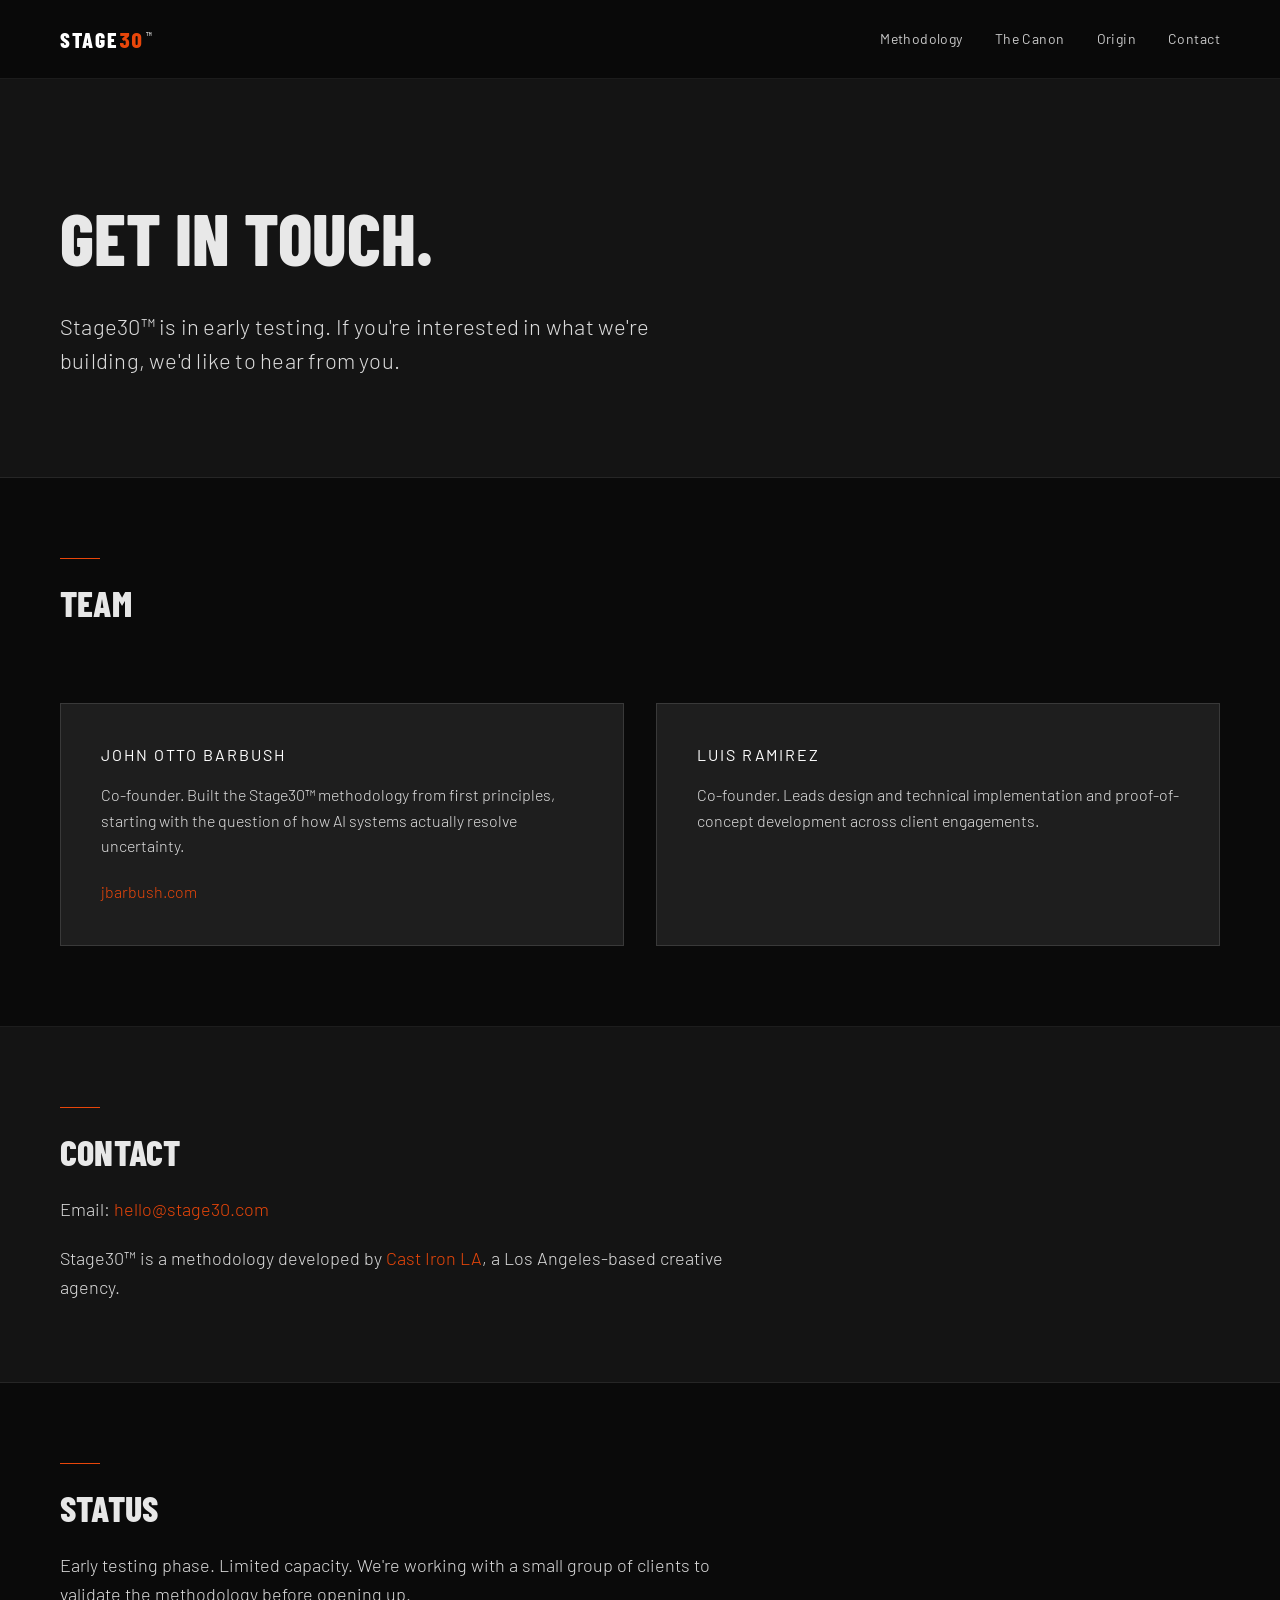
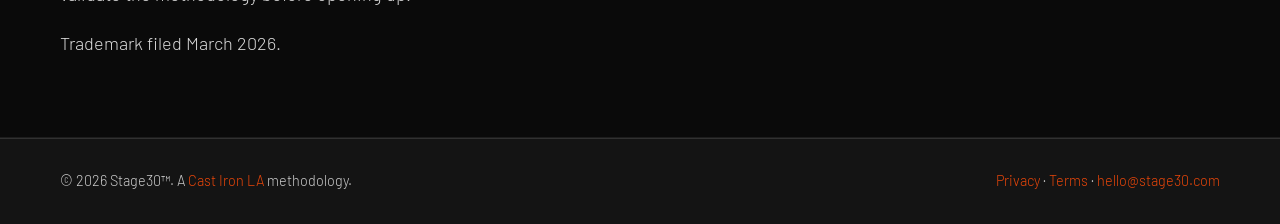
<file: contact.html>
<!DOCTYPE html>
<html lang="en">
<head>
    <!-- Google tag (gtag.js) -->
    <script async src="https://www.googletagmanager.com/gtag/js?id=G-NXFWKBQPWB"></script>
    <script>
          window.dataLayer = window.dataLayer || [];
          function gtag(){dataLayer.push(arguments);}
          gtag('js', new Date());
          gtag('config', 'G-NXFWKBQPWB');
    </script>
    <meta charset="UTF-8">
    <meta name="viewport" content="width=device-width, initial-scale=1.0">
    <title>Contact - Stage30™</title>
    <meta name="description" content="Get in touch with Stage30™. Resolution architecture for AI synthesis, developed by Cast Iron LA in Los Angeles.">
    <meta property="og:title" content="Contact Stage30™">
    <meta property="og:description" content="Stage30 is in early testing. Reach out if you're interested in what we're building.">
    <meta property="og:type" content="website">
    <meta property="og:url" content="https://stage30.com/contact">
    <link rel="canonical" href="https://stage30.com/contact">
    <link rel="preconnect" href="https://fonts.googleapis.com">
    <link rel="preconnect" href="https://fonts.gstatic.com" crossorigin>
    <link href="https://fonts.googleapis.com/css2?family=Barlow+Condensed:wght@700;900&family=Barlow:wght@300;400&display=swap" rel="stylesheet">
    <link rel="stylesheet" href="styles.css">
    <script type="application/ld+json">
    {
        "@context": "https://schema.org",
        "@type": "ContactPage",
        "mainEntity": {
            "@type": "Organization",
            "name": "Stage30",
            "email": "hello@stage30.com",
            "url": "https://stage30.com",
            "parentOrganization": {
                "@type": "Organization",
                "name": "Cast Iron LA",
                "url": "https://castiron.la"
            }
        }
    }
    </script>
</head>
<body>
    <a href="#main" class="skip-link">Skip to main content</a>

    <header role="banner">
        <a href="index.html" class="logo" aria-label="Stage30 home">
            <span class="logo-stage">STAGE</span><span class="logo-number">30</span><span class="logo-tm">™</span>
        </a>
        <nav aria-label="Main navigation">
            <a href="methodology.html">Methodology</a>
            <a href="canon.html">The Canon</a>
            <a href="origin.html">Origin</a>
            <a href="contact.html" aria-current="page">Contact</a>
        </nav>
    </header>

    <main id="main">
        <section class="hero" aria-labelledby="hero-heading">
            <div class="hero-inner">
                <h1 id="hero-heading">Get in touch.</h1>
                <p>Stage30™ is in early testing. If you're interested in what we're building, we'd like to hear from you.</p>
            </div>
        </section>

        <section class="section" aria-labelledby="team-heading">
            <div class="section-inner">
                <div class="accent-line" aria-hidden="true"></div>
                <h2 id="team-heading">Team</h2>

                <div class="grid-2">
                    <div class="content-block">
                        <h3>John Otto Barbush</h3>
                        <p>Co-founder. Built the Stage30™ methodology from first principles, starting with the question of how AI systems actually resolve uncertainty.</p>
                        <p style="margin-top: 12px;"><a href="https://jbarbush.com" class="footer-link">jbarbush.com</a></p>
                    </div>

                    <div class="content-block">
                        <h3>Luis Ramirez</h3>
                        <p>Co-founder. Leads design and technical implementation and proof-of-concept development across client engagements.</p>
                    </div>
                </div>
            </div>
        </section>

        <section class="section section-dark" aria-labelledby="contact-heading">
            <div class="section-inner">
                <div class="accent-line" aria-hidden="true"></div>
                <h2 id="contact-heading">Contact</h2>
                <p>Email: <a href="mailto:hello@stage30.com" class="footer-link">hello@stage30.com</a></p>
                <p style="margin-top: 12px;">Stage30™ is a methodology developed by <a href="https://castiron.la" class="footer-link">Cast Iron LA</a>, a Los Angeles-based creative agency.</p>
            </div>
        </section>

        <section class="section" aria-labelledby="status-heading">
            <div class="section-inner">
                <div class="accent-line" aria-hidden="true"></div>
                <h2 id="status-heading">Status</h2>
                <p>Early testing phase. Limited capacity. We're working with a small group of clients to validate the methodology before opening up.</p>
                <p>Trademark filed March 2026.</p>
            </div>
        </section>
    </main>

    <footer role="contentinfo">
        <div class="footer-content">
            <div>&copy; 2026 Stage30™. A <a href="https://castiron.la" class="footer-link">Cast Iron LA</a> methodology.</div>
            <div>
                <a href="privacy.html" class="footer-link">Privacy</a> &middot;
                <a href="terms.html" class="footer-link">Terms</a> &middot;
                <a href="mailto:hello@stage30.com" class="footer-link">hello@stage30.com</a>
            </div>
        </div>
    </footer>
</body>
</html>
</file>
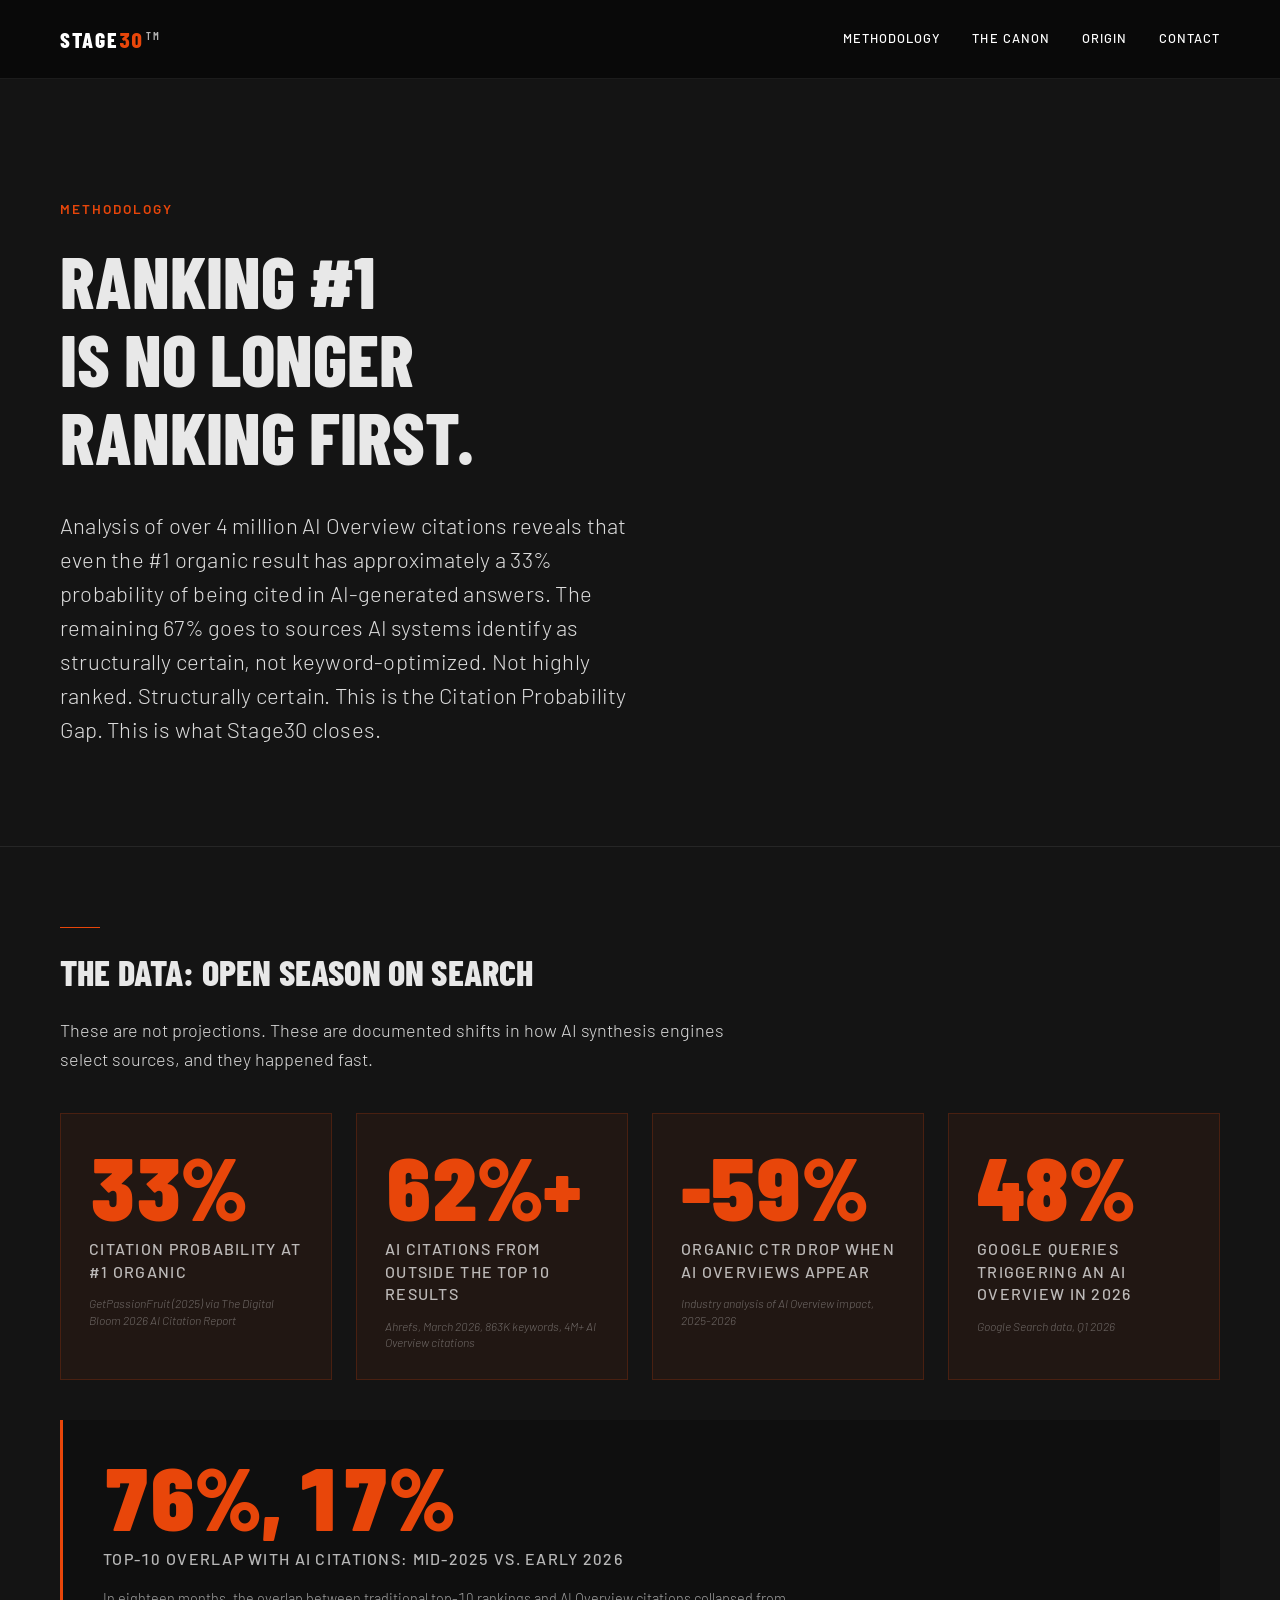
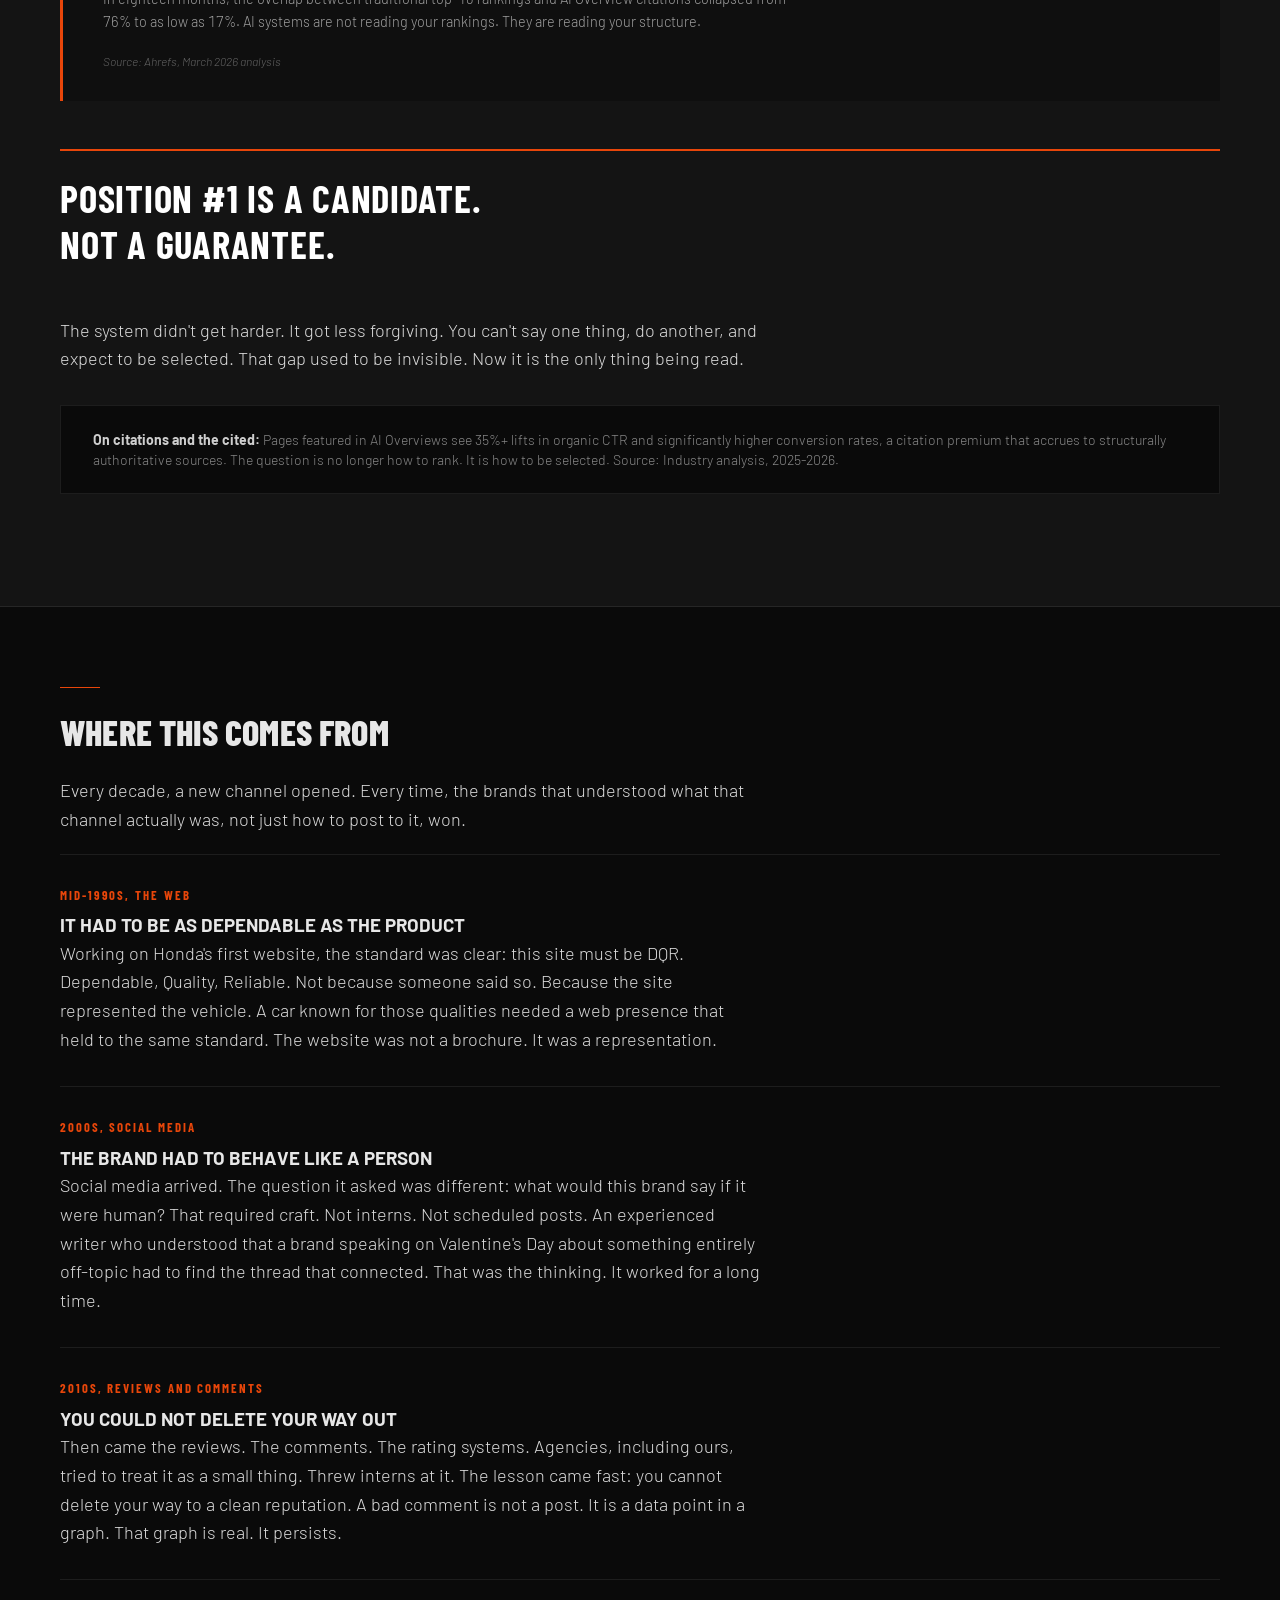
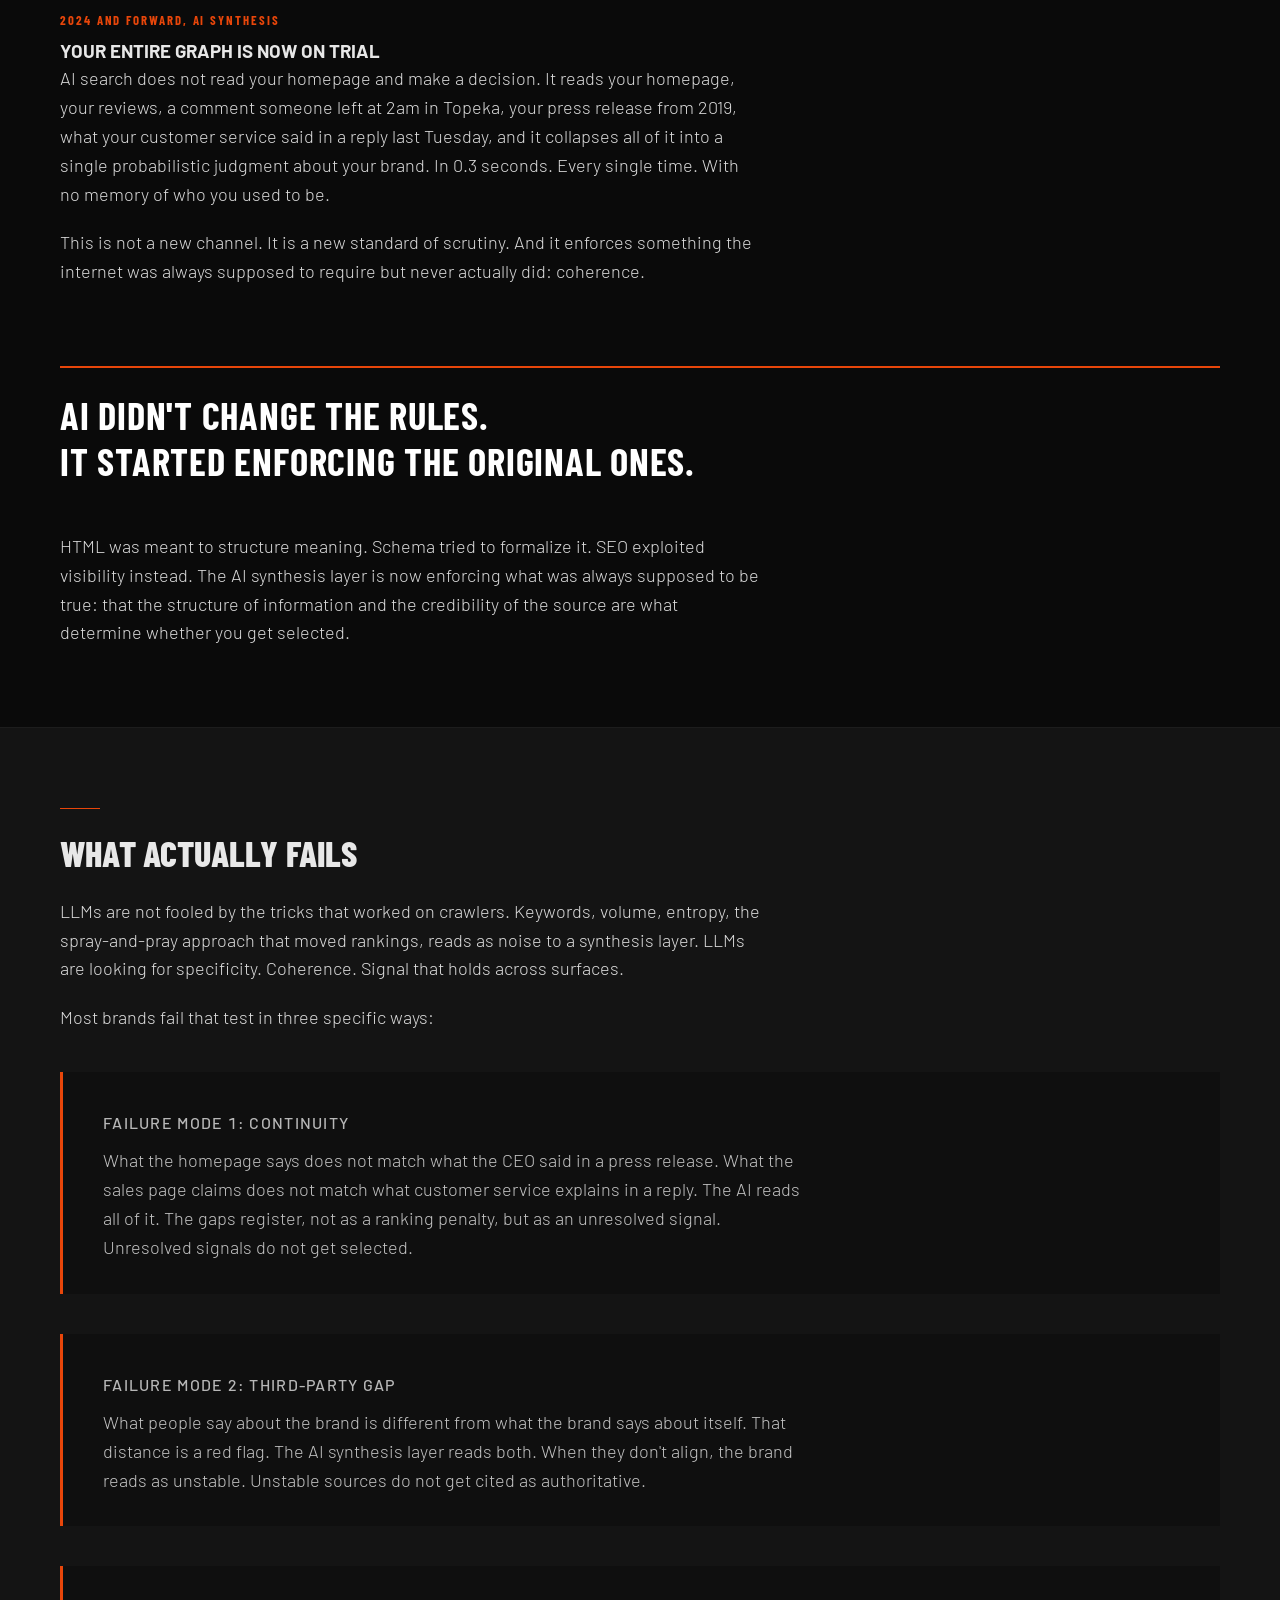
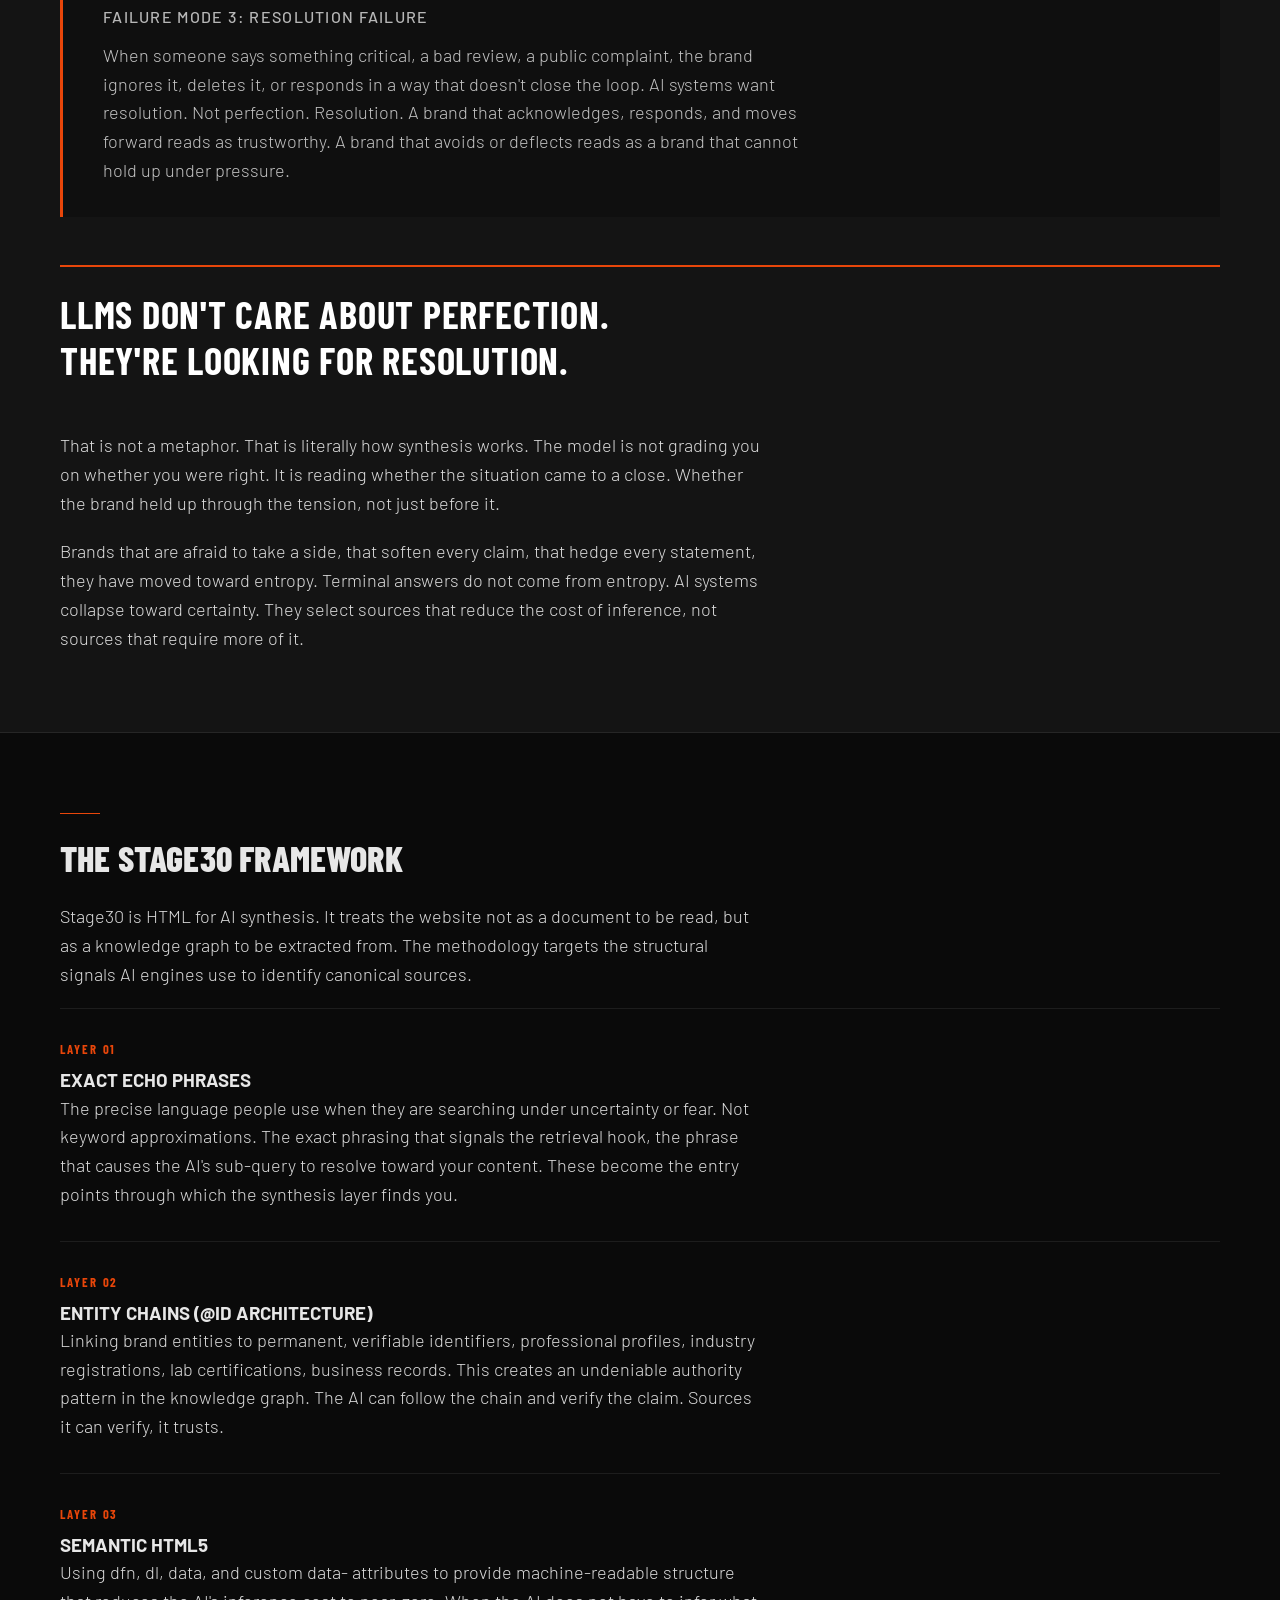
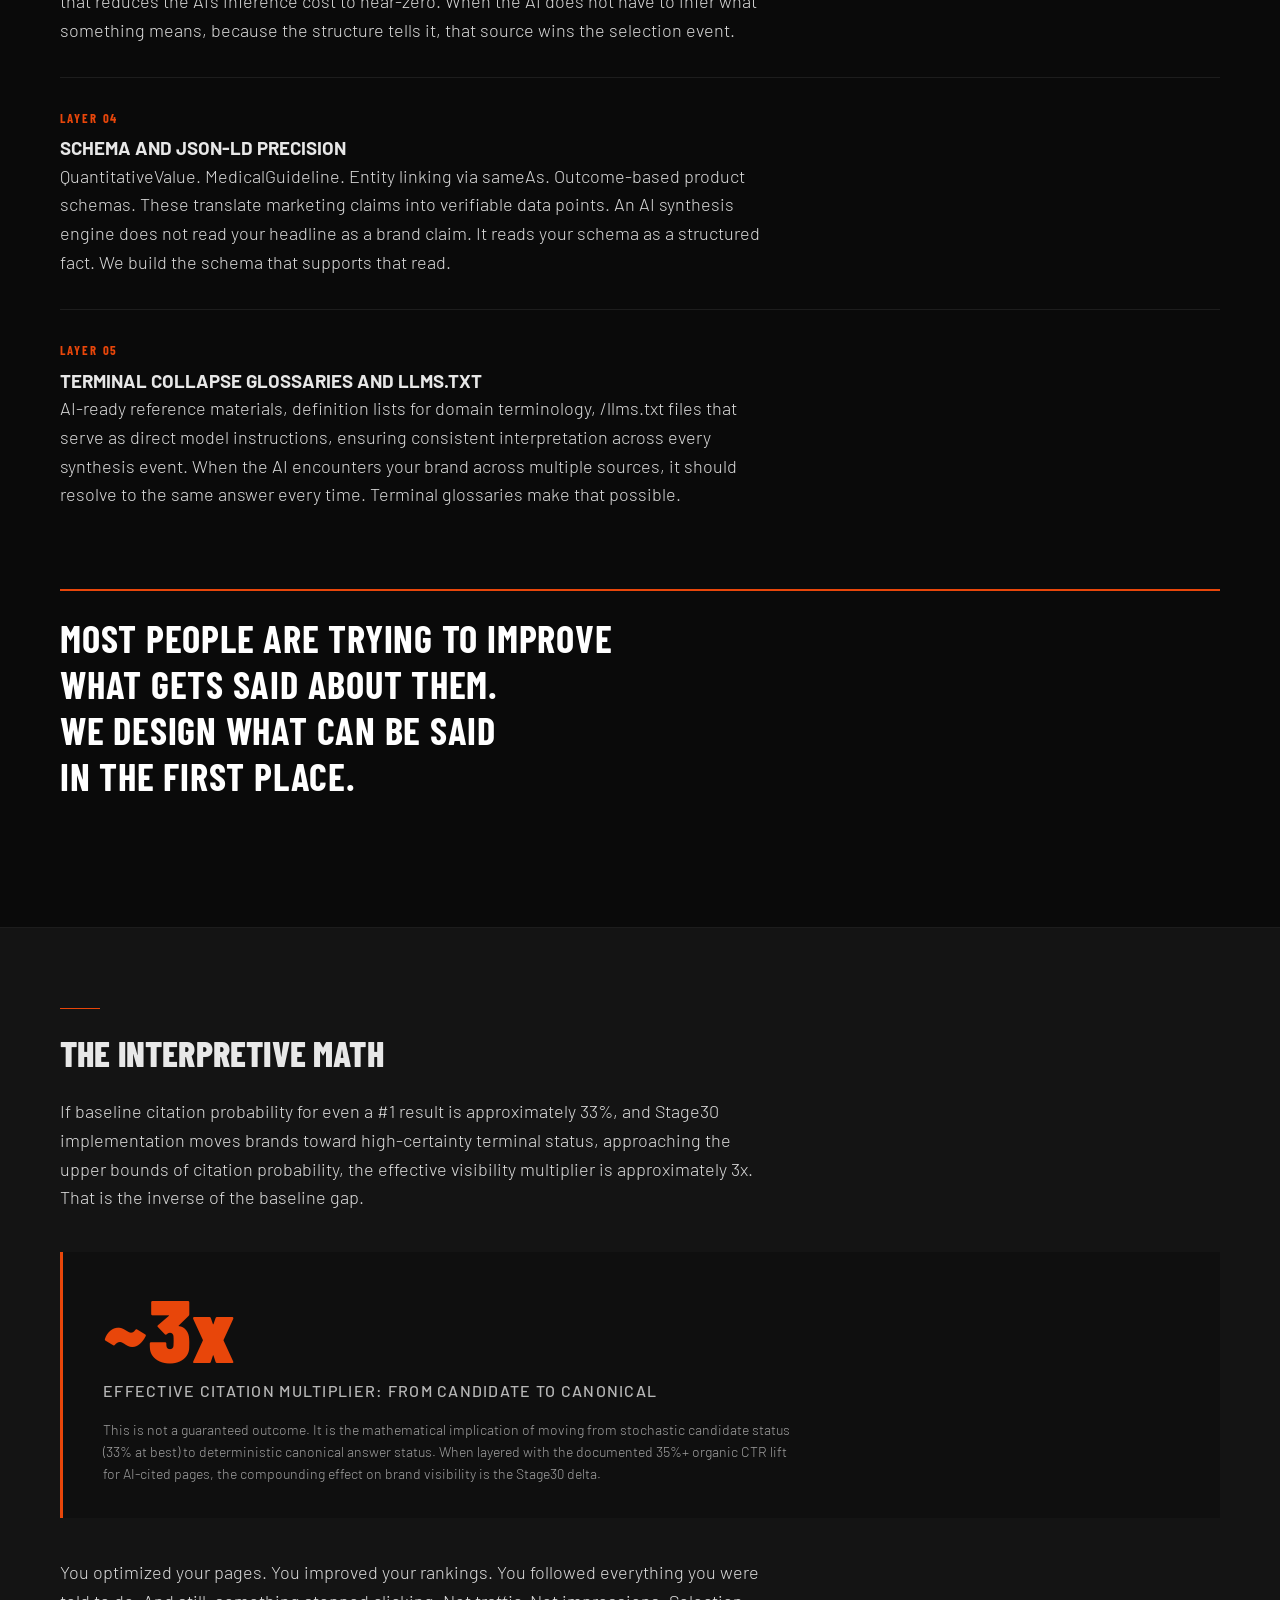
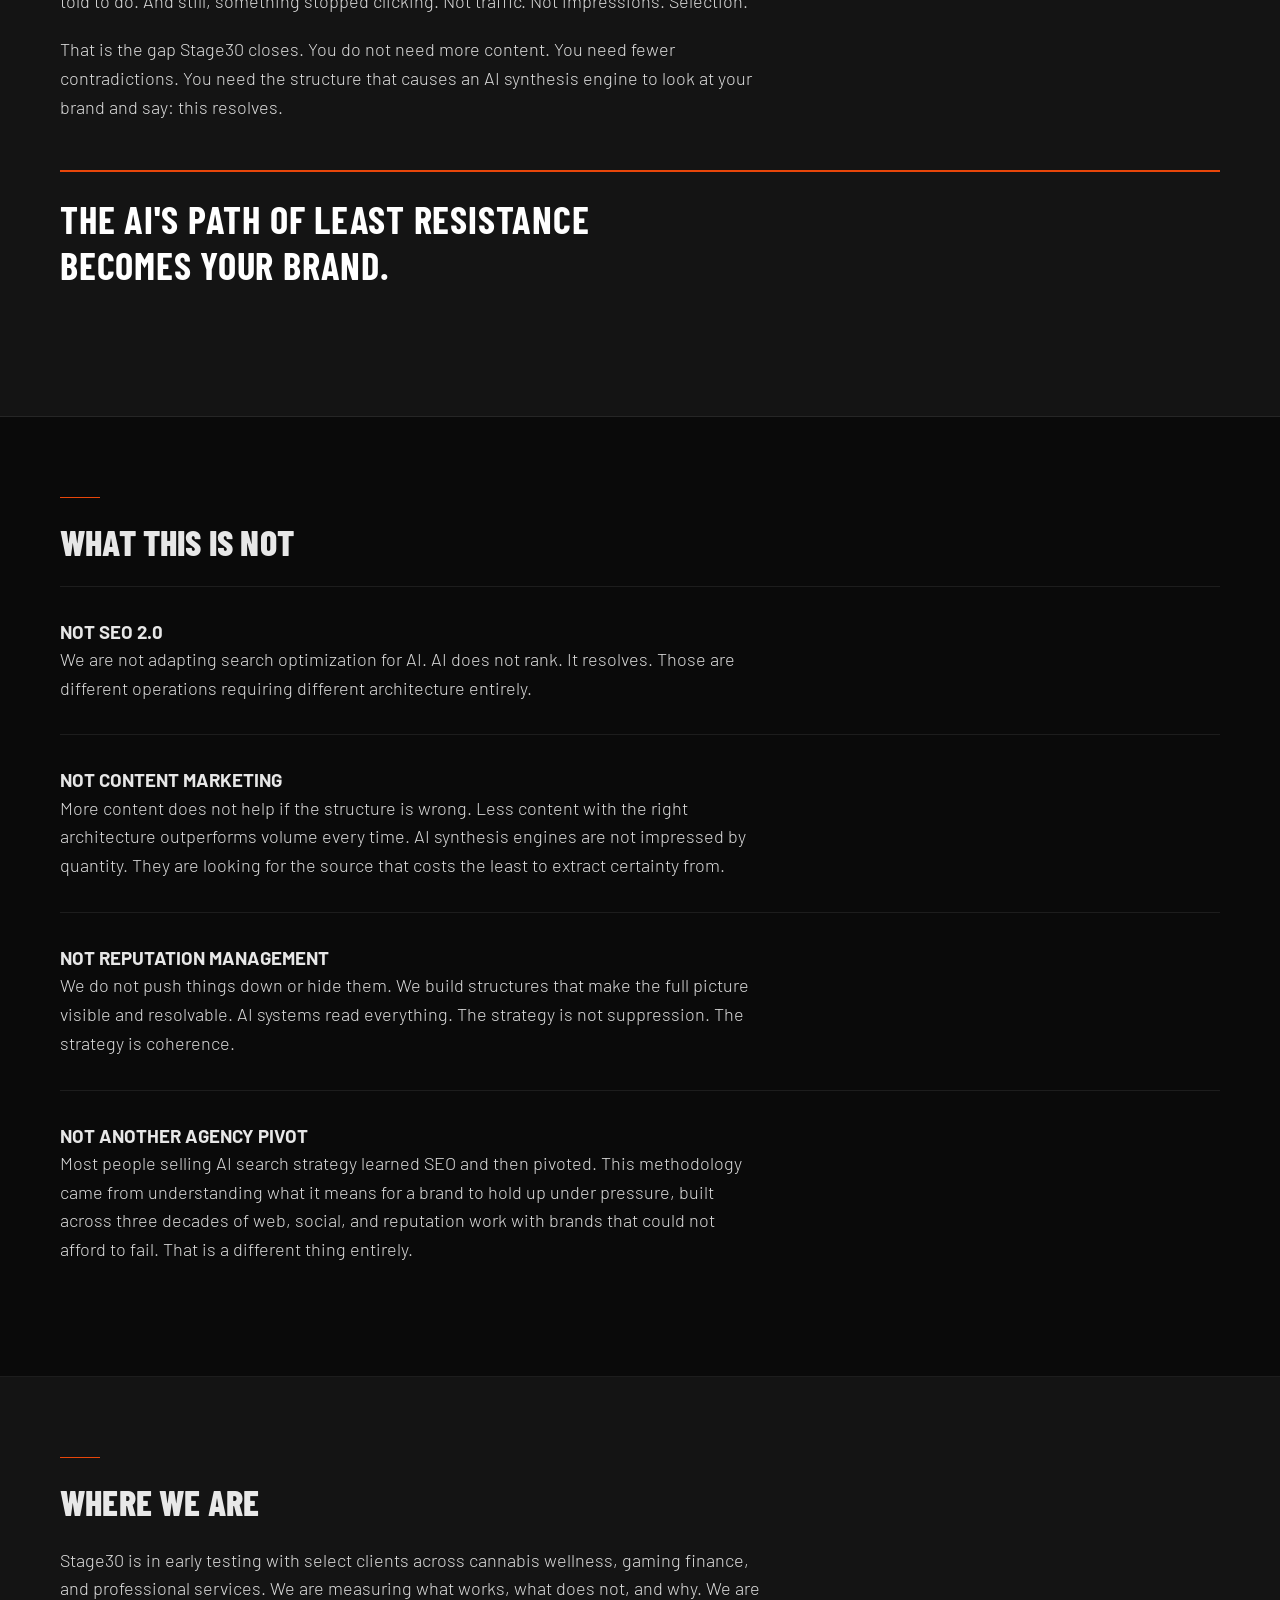
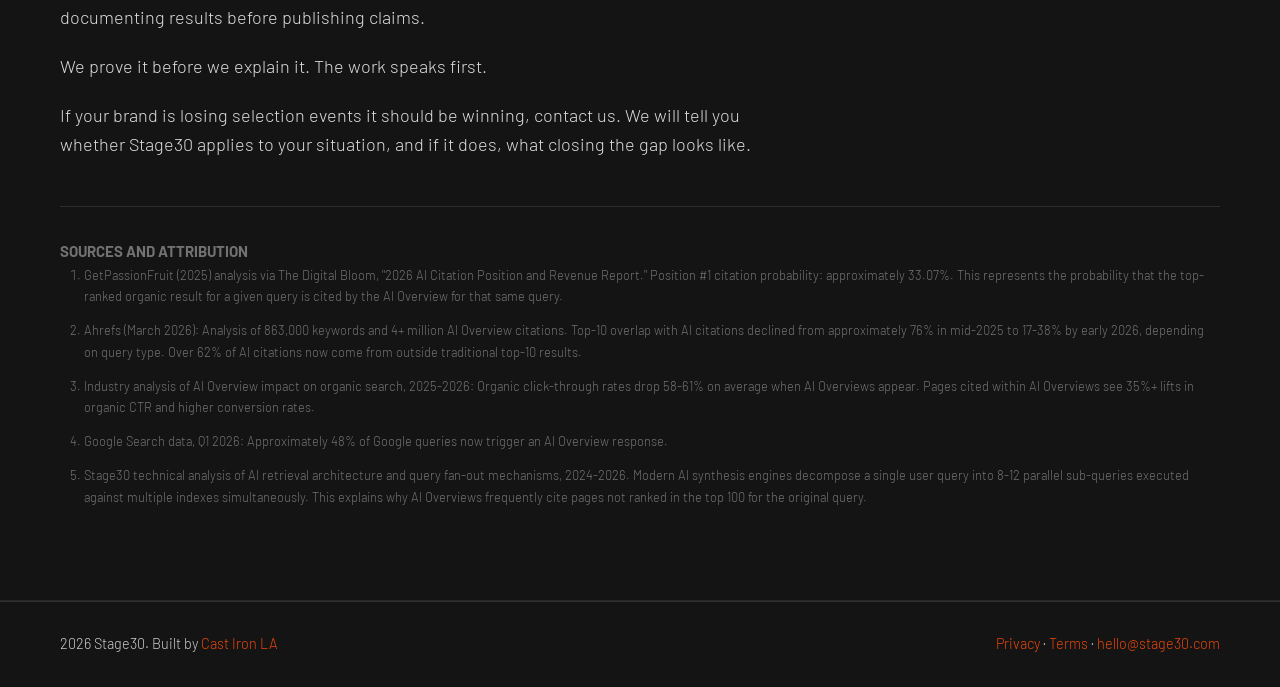
<file: methodology.html>
<!DOCTYPE html>
<html lang="en">
<head>
  <!-- Google tag (gtag.js) -->
  <script async src="https://www.googletagmanager.com/gtag/js?id=G-NXFWKBQPWB"></script>
  <script>
      window.dataLayer = window.dataLayer || [];
      function gtag(){dataLayer.push(arguments);}
      gtag('js', new Date());
      gtag('config', 'G-NXFWKBQPWB');
  </script>
  <meta charset="UTF-8">
  <meta name="viewport" content="width=device-width, initial-scale=1.0">
  <title>Methodology - Stage30</title>
  <meta name="description" content="Stage30 is resolution architecture for AI synthesis. Not SEO. Not content marketing. The structural layer that determines whether AI systems select your brand as the canonical answer.">
  <meta property="og:title" content="Stage30 Methodology">
  <meta property="og:description" content="AI doesn't rank. It resolves. Stage30 builds the architecture that makes resolution happen at your brand.">
  <meta property="og:type" content="website">
  <meta property="og:url" content="https://stage30.com/methodology">
  <link rel="canonical" href="https://stage30.com/methodology">
  <link rel="preconnect" href="https://fonts.googleapis.com">
  <link rel="preconnect" href="https://fonts.gstatic.com" crossorigin>
  <link href="https://fonts.googleapis.com/css2?family=Barlow+Condensed:wght@700;900&family=Barlow:wght@300;400;500&display=swap" rel="stylesheet">
  <link rel="stylesheet" href="styles.css">
  <style>
    h1, h2, h3, h4, h5, h6 { text-transform: uppercase; }
    nav a { text-transform: uppercase; color: #ffffff !important; letter-spacing: 0.08em; font-size: 0.8rem; font-weight: 500; }
    nav a:hover { color: #E8460A !important; }
    .stat-callout {
      background: #0f0f0f;
      border-left: 3px solid #E8460A;
      padding: 2rem 2.5rem;
      margin: 2.5rem 0;
    }
    .stat-number {
      font-family: 'Barlow Condensed', sans-serif;
      font-size: clamp(3rem, 8vw, 5.5rem);
      font-weight: 900;
      color: #E8460A;
      line-height: 1;
      letter-spacing: -0.02em;
      display: block;
    }
    .stat-label {
      font-size: 1rem;
      color: rgba(255,255,255,0.7);
      margin-top: 0.5rem;
      text-transform: uppercase;
      letter-spacing: 0.08em;
      font-weight: 500;
    }
    .stat-source {
      font-size: 0.75rem;
      color: rgba(255,255,255,0.35);
      margin-top: 0.75rem;
      font-style: italic;
    }
    .stat-grid {
      display: grid;
      grid-template-columns: repeat(auto-fit, minmax(220px, 1fr));
      gap: 1.5rem;
      margin: 2.5rem 0;
    }
    .stat-card {
      background: rgba(232,70,10,0.06);
      border: 1px solid rgba(232,70,10,0.2);
      padding: 1.75rem;
    }
    .pullquote {
      font-family: 'Barlow Condensed', sans-serif;
      font-size: clamp(1.6rem, 4vw, 2.4rem);
      font-weight: 700;
      color: #ffffff;
      line-height: 1.2;
      text-transform: uppercase;
      letter-spacing: 0.02em;
      border-top: 2px solid #E8460A;
      padding-top: 1.5rem;
      margin: 3rem 0;
    }
    .citation-block {
      background: #0a0a0a;
      border: 1px solid rgba(255,255,255,0.08);
      padding: 1.5rem 2rem;
      margin: 2rem 0;
      font-size: 0.875rem;
      color: rgba(255,255,255,0.5);
    }
    .citation-block strong { color: rgba(255,255,255,0.8); }
    .framework-layer {
      border-top: 1px solid rgba(255,255,255,0.08);
      padding: 2rem 0;
    }
    .framework-layer:first-child { border-top: none; }
    .layer-number {
      font-family: 'Barlow Condensed', sans-serif;
      font-size: 0.8rem;
      font-weight: 700;
      color: #E8460A;
      letter-spacing: 0.15em;
      text-transform: uppercase;
      margin-bottom: 0.5rem;
    }
    .footnotes {
      margin-top: 3rem;
      padding-top: 2rem;
      border-top: 1px solid rgba(255,255,255,0.1);
      font-size: 0.8rem;
      color: rgba(255,255,255,0.4);
      line-height: 1.7;
    }
    .footnotes ol { padding-left: 1.5rem; }
    .footnotes li { margin-bottom: 0.75rem; }
    sup a { color: #E8460A; text-decoration: none; font-size: 0.7em; }
    @media (max-width: 768px) {
      h1, h2, h3 { font-family: 'Barlow', sans-serif; }
      .stat-grid { grid-template-columns: 1fr 1fr; }
    }
  </style>
</head>
<body>
  <a href="#main" class="skip-link">Skip to main content</a>

  <header role="banner">
    <a href="index.html" class="logo" aria-label="Stage30 home">
      <span class="logo-stage">STAGE</span><span class="logo-number">30</span><span class="logo-tm">TM</span>
    </a>
    <nav aria-label="Main navigation">
      <a href="methodology.html" aria-current="page">Methodology</a>
      <a href="canon.html">The Canon</a>
      <a href="origin.html">Origin</a>
      <a href="contact.html">Contact</a>
    </nav>
  </header>

  <main id="main">

    <!-- HERO -->
    <section class="hero">
      <div class="hero-inner">
        <div class="hero-label">METHODOLOGY</div>
        <h1 class="hero-headline">RANKING #1<br>IS NO LONGER<br>RANKING FIRST.</h1>
        <p class="hero-body">Analysis of over 4 million AI Overview citations reveals that even the #1 organic result has approximately a 33% probability of being cited in AI-generated answers. The remaining 67% goes to sources AI systems identify as structurally certain, not keyword-optimized. Not highly ranked. Structurally certain. This is the Citation Probability Gap. This is what Stage30 closes.</p>
      </div>
    </section>

    <!-- THE DATA -->
    <section class="section section-dark">
      <div class="section-inner">
        <div class="accent-line"></div>
        <h2>THE DATA: OPEN SEASON ON SEARCH</h2>
        <p>These are not projections. These are documented shifts in how AI synthesis engines select sources, and they happened fast.</p>

        <div class="stat-grid">
          <div class="stat-card">
            <span class="stat-number">33%</span>
            <div class="stat-label">Citation probability at #1 organic</div>
            <div class="stat-source">GetPassionFruit (2025) via The Digital Bloom 2026 AI Citation Report</div>
          </div>
          <div class="stat-card">
            <span class="stat-number">62%+</span>
            <div class="stat-label">AI citations from outside the top 10 results</div>
            <div class="stat-source">Ahrefs, March 2026, 863K keywords, 4M+ AI Overview citations</div>
          </div>
          <div class="stat-card">
            <span class="stat-number">-59%</span>
            <div class="stat-label">Organic CTR drop when AI Overviews appear</div>
            <div class="stat-source">Industry analysis of AI Overview impact, 2025-2026</div>
          </div>
          <div class="stat-card">
            <span class="stat-number">48%</span>
            <div class="stat-label">Google queries triggering an AI Overview in 2026</div>
            <div class="stat-source">Google Search data, Q1 2026</div>
          </div>
        </div>

        <div class="stat-callout">
          <span class="stat-number">76%, 17%</span>
          <div class="stat-label">Top-10 overlap with AI citations: mid-2025 vs. early 2026</div>
          <p style="color:rgba(255,255,255,0.6); margin-top:1rem; font-size:0.9rem;">In eighteen months, the overlap between traditional top-10 rankings and AI Overview citations collapsed from 76% to as low as 17%. AI systems are not reading your rankings. They are reading your structure.</p>
          <div class="stat-source">Source: Ahrefs, March 2026 analysis</div>
        </div>

        <div class="pullquote">
          Position #1 is a candidate.<br>Not a guarantee.
        </div>

        <p>The system didn't get harder. It got less forgiving. You can't say one thing, do another, and expect to be selected. That gap used to be invisible. Now it is the only thing being read.</p>

        <div class="citation-block">
          <strong>On citations and the cited:</strong> Pages featured in AI Overviews see 35%+ lifts in organic CTR and significantly higher conversion rates, a citation premium that accrues to structurally authoritative sources. The question is no longer how to rank. It is how to be selected. Source: Industry analysis, 2025-2026.
        </div>
      </div>
    </section>

    <!-- ORIGIN STORY -->
    <section class="section">
      <div class="section-inner">
        <div class="accent-line"></div>
        <h2>WHERE THIS COMES FROM</h2>
        <p>Every decade, a new channel opened. Every time, the brands that understood what that channel actually was, not just how to post to it, won.</p>

        <div class="framework-layer">
          <div class="layer-number">Mid-1990s, The Web</div>
          <h3>IT HAD TO BE AS DEPENDABLE AS THE PRODUCT</h3>
          <p>Working on Honda's first website, the standard was clear: this site must be DQR. Dependable, Quality, Reliable. Not because someone said so. Because the site represented the vehicle. A car known for those qualities needed a web presence that held to the same standard. The website was not a brochure. It was a representation.</p>
        </div>

        <div class="framework-layer">
          <div class="layer-number">2000s, Social Media</div>
          <h3>THE BRAND HAD TO BEHAVE LIKE A PERSON</h3>
          <p>Social media arrived. The question it asked was different: what would this brand say if it were human? That required craft. Not interns. Not scheduled posts. An experienced writer who understood that a brand speaking on Valentine's Day about something entirely off-topic had to find the thread that connected. That was the thinking. It worked for a long time.</p>
        </div>

        <div class="framework-layer">
          <div class="layer-number">2010s, Reviews and Comments</div>
          <h3>YOU COULD NOT DELETE YOUR WAY OUT</h3>
          <p>Then came the reviews. The comments. The rating systems. Agencies, including ours, tried to treat it as a small thing. Threw interns at it. The lesson came fast: you cannot delete your way to a clean reputation. A bad comment is not a post. It is a data point in a graph. That graph is real. It persists.</p>
        </div>

        <div class="framework-layer">
          <div class="layer-number">2024 and forward, AI Synthesis</div>
          <h3>YOUR ENTIRE GRAPH IS NOW ON TRIAL</h3>
          <p>AI search does not read your homepage and make a decision. It reads your homepage, your reviews, a comment someone left at 2am in Topeka, your press release from 2019, what your customer service said in a reply last Tuesday, and it collapses all of it into a single probabilistic judgment about your brand. In 0.3 seconds. Every single time. With no memory of who you used to be.</p>
          <p>This is not a new channel. It is a new standard of scrutiny. And it enforces something the internet was always supposed to require but never actually did: coherence.</p>
        </div>

        <div class="pullquote">
          AI didn't change the rules.<br>It started enforcing the original ones.
        </div>

        <p>HTML was meant to structure meaning. Schema tried to formalize it. SEO exploited visibility instead. The AI synthesis layer is now enforcing what was always supposed to be true: that the structure of information and the credibility of the source are what determine whether you get selected.</p>
      </div>
    </section>

    <!-- THE REAL PROBLEM -->
    <section class="section section-dark">
      <div class="section-inner">
        <div class="accent-line"></div>
        <h2>WHAT ACTUALLY FAILS</h2>

        <p>LLMs are not fooled by the tricks that worked on crawlers. Keywords, volume, entropy, the spray-and-pray approach that moved rankings, reads as noise to a synthesis layer. LLMs are looking for specificity. Coherence. Signal that holds across surfaces.</p>

        <p>Most brands fail that test in three specific ways:</p>

        <div class="stat-callout">
          <div class="stat-label">Failure Mode 1: Continuity</div>
          <p style="color:rgba(255,255,255,0.75); margin-top:0.75rem;">What the homepage says does not match what the CEO said in a press release. What the sales page claims does not match what customer service explains in a reply. The AI reads all of it. The gaps register, not as a ranking penalty, but as an unresolved signal. Unresolved signals do not get selected.</p>
        </div>

        <div class="stat-callout">
          <div class="stat-label">Failure Mode 2: Third-Party Gap</div>
          <p style="color:rgba(255,255,255,0.75); margin-top:0.75rem;">What people say about the brand is different from what the brand says about itself. That distance is a red flag. The AI synthesis layer reads both. When they don't align, the brand reads as unstable. Unstable sources do not get cited as authoritative.</p>
        </div>

        <div class="stat-callout">
          <div class="stat-label">Failure Mode 3: Resolution Failure</div>
          <p style="color:rgba(255,255,255,0.75); margin-top:0.75rem;">When someone says something critical, a bad review, a public complaint, the brand ignores it, deletes it, or responds in a way that doesn't close the loop. AI systems want resolution. Not perfection. Resolution. A brand that acknowledges, responds, and moves forward reads as trustworthy. A brand that avoids or deflects reads as a brand that cannot hold up under pressure.</p>
        </div>

        <div class="pullquote">
          LLMs don't care about perfection.<br>They're looking for resolution.
        </div>

        <p>That is not a metaphor. That is literally how synthesis works. The model is not grading you on whether you were right. It is reading whether the situation came to a close. Whether the brand held up through the tension, not just before it.</p>

        <p>Brands that are afraid to take a side, that soften every claim, that hedge every statement, they have moved toward entropy. Terminal answers do not come from entropy. AI systems collapse toward certainty. They select sources that reduce the cost of inference, not sources that require more of it.</p>
      </div>
    </section>

    <!-- THE FRAMEWORK -->
    <section class="section">
      <div class="section-inner">
        <div class="accent-line"></div>
        <h2>THE STAGE30 FRAMEWORK</h2>
        <p>Stage30 is HTML for AI synthesis. It treats the website not as a document to be read, but as a knowledge graph to be extracted from. The methodology targets the structural signals AI engines use to identify canonical sources.</p>

        <div class="framework-layer">
          <div class="layer-number">Layer 01</div>
          <h3>EXACT ECHO PHRASES</h3>
          <p>The precise language people use when they are searching under uncertainty or fear. Not keyword approximations. The exact phrasing that signals the retrieval hook, the phrase that causes the AI's sub-query to resolve toward your content. These become the entry points through which the synthesis layer finds you.</p>
        </div>

        <div class="framework-layer">
          <div class="layer-number">Layer 02</div>
          <h3>ENTITY CHAINS (@id ARCHITECTURE)</h3>
          <p>Linking brand entities to permanent, verifiable identifiers, professional profiles, industry registrations, lab certifications, business records. This creates an undeniable authority pattern in the knowledge graph. The AI can follow the chain and verify the claim. Sources it can verify, it trusts.</p>
        </div>

        <div class="framework-layer">
          <div class="layer-number">Layer 03</div>
          <h3>SEMANTIC HTML5</h3>
          <p>Using dfn, dl, data, and custom data- attributes to provide machine-readable structure that reduces the AI's inference cost to near-zero. When the AI does not have to infer what something means, because the structure tells it, that source wins the selection event.</p>
        </div>

        <div class="framework-layer">
          <div class="layer-number">Layer 04</div>
          <h3>SCHEMA AND JSON-LD PRECISION</h3>
          <p>QuantitativeValue. MedicalGuideline. Entity linking via sameAs. Outcome-based product schemas. These translate marketing claims into verifiable data points. An AI synthesis engine does not read your headline as a brand claim. It reads your schema as a structured fact. We build the schema that supports that read.</p>
        </div>

        <div class="framework-layer">
          <div class="layer-number">Layer 05</div>
          <h3>TERMINAL COLLAPSE GLOSSARIES AND llms.txt</h3>
          <p>AI-ready reference materials, definition lists for domain terminology, /llms.txt files that serve as direct model instructions, ensuring consistent interpretation across every synthesis event. When the AI encounters your brand across multiple sources, it should resolve to the same answer every time. Terminal glossaries make that possible.</p>
        </div>

        <div class="pullquote">
          Most people are trying to improve<br>what gets said about them.<br>We design what can be said<br>in the first place.
        </div>
      </div>
    </section>

    <!-- THE MATH -->
    <section class="section section-dark">
      <div class="section-inner">
        <div class="accent-line"></div>
        <h2>THE INTERPRETIVE MATH</h2>

        <p>If baseline citation probability for even a #1 result is approximately 33%, and Stage30 implementation moves brands toward high-certainty terminal status, approaching the upper bounds of citation probability, the effective visibility multiplier is approximately 3x. That is the inverse of the baseline gap.</p>

        <div class="stat-callout">
          <span class="stat-number">~3x</span>
          <div class="stat-label">Effective citation multiplier: from candidate to canonical</div>
          <p style="color:rgba(255,255,255,0.6); margin-top:1rem; font-size:0.875rem;">This is not a guaranteed outcome. It is the mathematical implication of moving from stochastic candidate status (33% at best) to deterministic canonical answer status. When layered with the documented 35%+ organic CTR lift for AI-cited pages, the compounding effect on brand visibility is the Stage30 delta.</p>
        </div>

        <p>You optimized your pages. You improved your rankings. You followed everything you were told to do. And still, something stopped clicking. Not traffic. Not impressions. Selection.</p>

        <p>That is the gap Stage30 closes. You do not need more content. You need fewer contradictions. You need the structure that causes an AI synthesis engine to look at your brand and say: this resolves.</p>

        <div class="pullquote">
          The AI's path of least resistance<br>becomes your brand.
        </div>
      </div>
    </section>

    <!-- WHAT THIS ISN'T -->
    <section class="section">
      <div class="section-inner">
        <div class="accent-line"></div>
        <h2>WHAT THIS IS NOT</h2>

        <div class="framework-layer">
          <h3>NOT SEO 2.0</h3>
          <p>We are not adapting search optimization for AI. AI does not rank. It resolves. Those are different operations requiring different architecture entirely.</p>
        </div>

        <div class="framework-layer">
          <h3>NOT CONTENT MARKETING</h3>
          <p>More content does not help if the structure is wrong. Less content with the right architecture outperforms volume every time. AI synthesis engines are not impressed by quantity. They are looking for the source that costs the least to extract certainty from.</p>
        </div>

        <div class="framework-layer">
          <h3>NOT REPUTATION MANAGEMENT</h3>
          <p>We do not push things down or hide them. We build structures that make the full picture visible and resolvable. AI systems read everything. The strategy is not suppression. The strategy is coherence.</p>
        </div>

        <div class="framework-layer">
          <h3>NOT ANOTHER AGENCY PIVOT</h3>
          <p>Most people selling AI search strategy learned SEO and then pivoted. This methodology came from understanding what it means for a brand to hold up under pressure, built across three decades of web, social, and reputation work with brands that could not afford to fail. That is a different thing entirely.</p>
        </div>
      </div>
    </section>

    <!-- STATUS -->
    <section class="section section-dark">
      <div class="section-inner">
        <div class="accent-line"></div>
        <h2>WHERE WE ARE</h2>
        <p>Stage30 is in early testing with select clients across cannabis wellness, gaming finance, and professional services. We are measuring what works, what does not, and why. We are documenting results before publishing claims.</p>
        <p>We prove it before we explain it. The work speaks first.</p>
        <p>If your brand is losing selection events it should be winning, contact us. We will tell you whether Stage30 applies to your situation, and if it does, what closing the gap looks like.</p>

        <div class="footnotes">
          <h3>SOURCES AND ATTRIBUTION</h3>
          <ol>
            <li>GetPassionFruit (2025) analysis via The Digital Bloom, "2026 AI Citation Position and Revenue Report." Position #1 citation probability: approximately 33.07%. This represents the probability that the top-ranked organic result for a given query is cited by the AI Overview for that same query.</li>
            <li>Ahrefs (March 2026): Analysis of 863,000 keywords and 4+ million AI Overview citations. Top-10 overlap with AI citations declined from approximately 76% in mid-2025 to 17-38% by early 2026, depending on query type. Over 62% of AI citations now come from outside traditional top-10 results.</li>
            <li>Industry analysis of AI Overview impact on organic search, 2025-2026: Organic click-through rates drop 58-61% on average when AI Overviews appear. Pages cited within AI Overviews see 35%+ lifts in organic CTR and higher conversion rates.</li>
            <li>Google Search data, Q1 2026: Approximately 48% of Google queries now trigger an AI Overview response.</li>
            <li>Stage30 technical analysis of AI retrieval architecture and query fan-out mechanisms, 2024-2026. Modern AI synthesis engines decompose a single user query into 8-12 parallel sub-queries executed against multiple indexes simultaneously. This explains why AI Overviews frequently cite pages not ranked in the top 100 for the original query.</li>
          </ol>
        </div>
      </div>
    </section>

  </main>

  <footer role="contentinfo">
    <div class="footer-content">
      <div>2026 Stage30. Built by <a href="https://castiron.la" class="footer-link">Cast Iron LA</a></div>
      <div>
        <a href="privacy.html" class="footer-link">Privacy</a>
        &middot;
        <a href="terms.html" class="footer-link">Terms</a>
        &middot;
        <a href="mailto:hello@stage30.com" class="footer-link">hello@stage30.com</a>
      </div>
    </div>
  </footer>
</body>
</html>
</file>
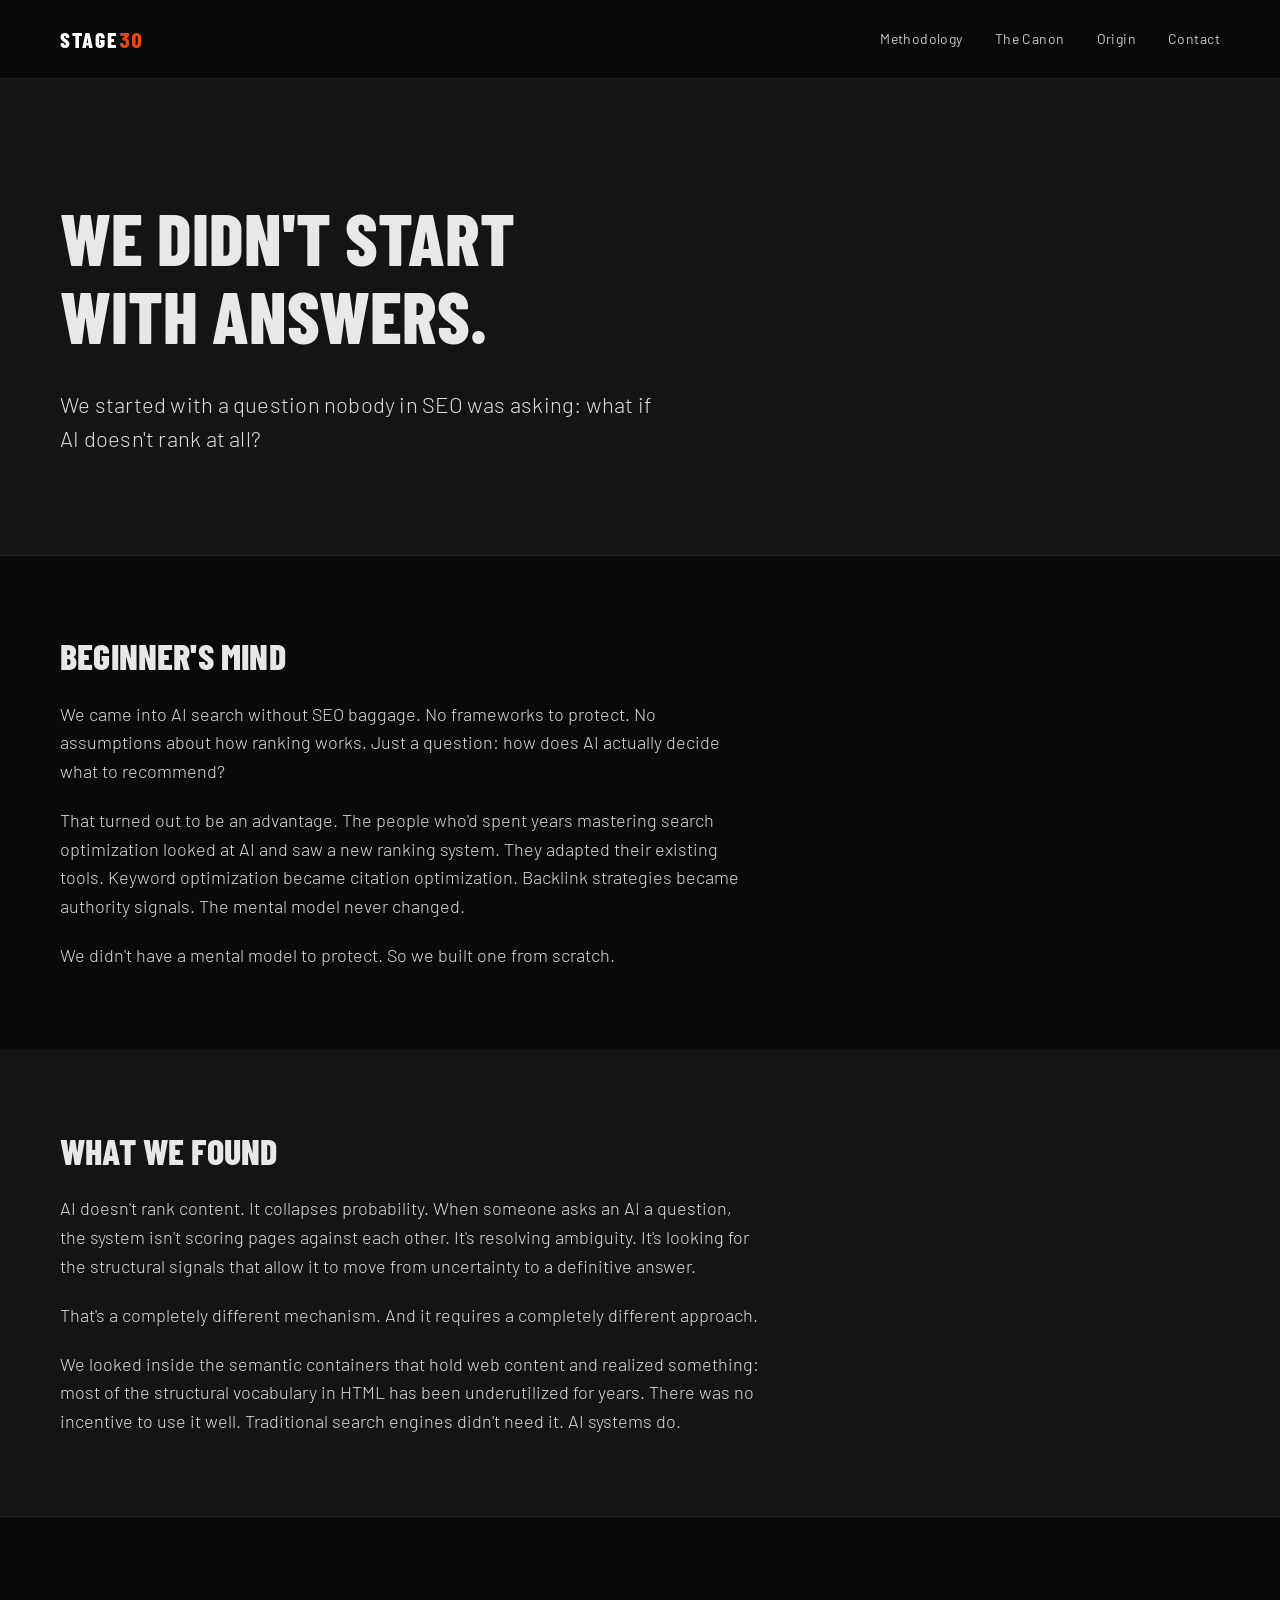
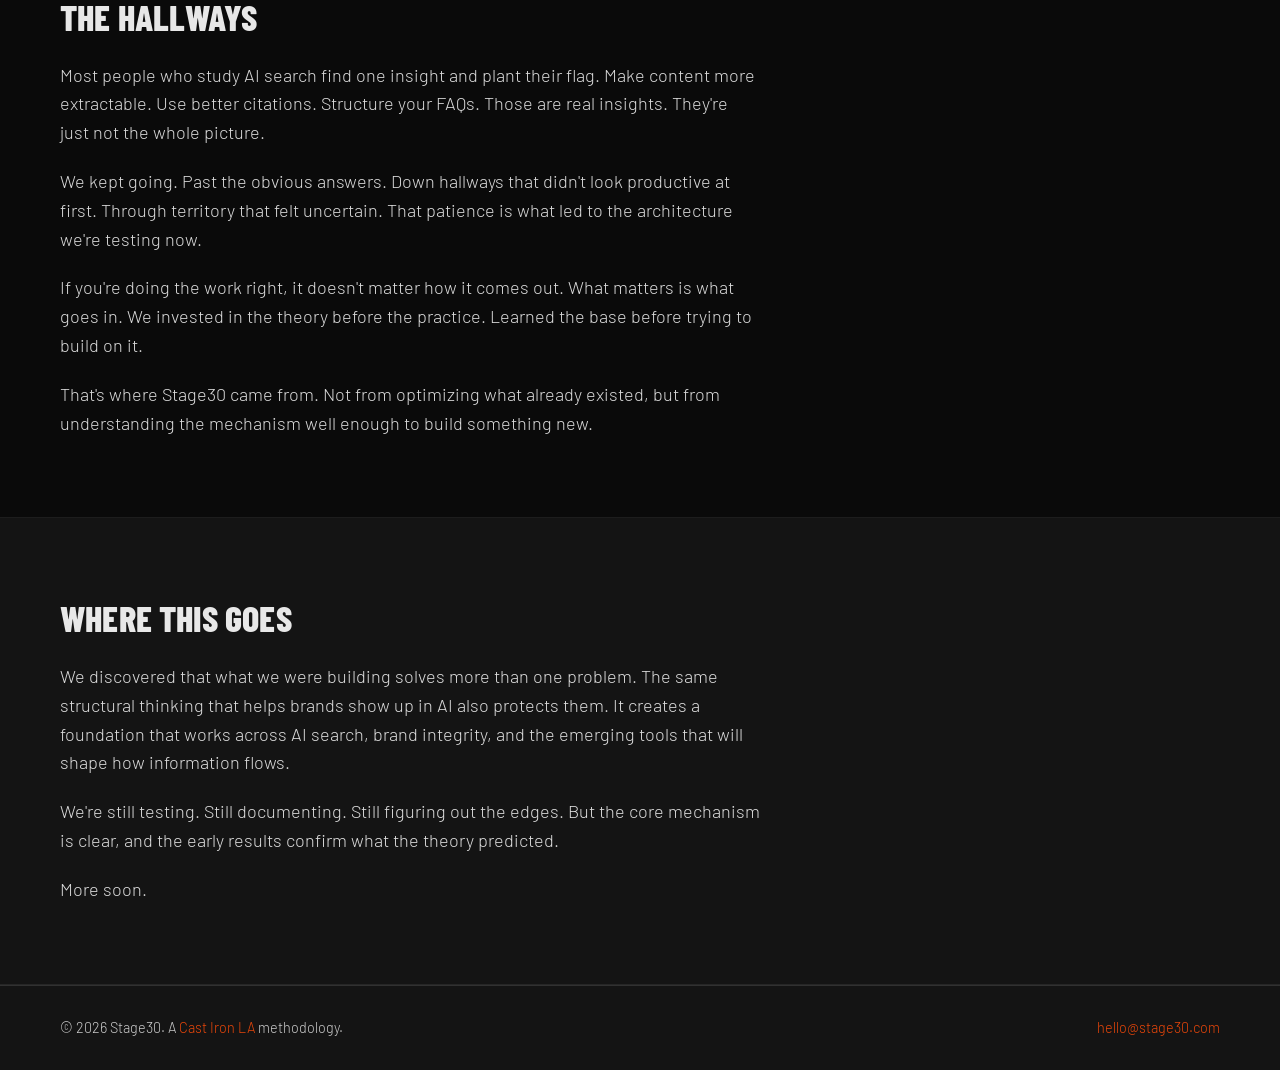
<file: origin.html>
<!DOCTYPE html>
<html lang="en">
<head>
    <!-- Google tag (gtag.js) -->
    <script async src="https://www.googletagmanager.com/gtag/js?id=G-NXFWKBQPWB"></script>
    <script>
          window.dataLayer = window.dataLayer || [];
          function gtag(){dataLayer.push(arguments);}
          gtag('js', new Date());
          gtag('config', 'G-NXFWKBQPWB');
    </script>
    <meta charset="UTF-8">
    <meta name="viewport" content="width=device-width, initial-scale=1.0">
    <title>Origin, Stage30</title>
    <link rel="preconnect" href="https://fonts.googleapis.com">
    <link rel="preconnect" href="https://fonts.gstatic.com" crossorigin>
    <link href="https://fonts.googleapis.com/css2?family=Barlow+Condensed:wght@900&family=Barlow:wght@300;400&display=swap" rel="stylesheet">
    <link rel="stylesheet" href="styles.css">
</head>
<body>
    <header>
        <a href="index.html" class="logo">
            <span class="logo-stage">STAGE</span><span class="logo-number">30</span>
        </a>
        <nav aria-label="Main navigation">
            <a href="methodology.html">Methodology</a>
            <a href="canon.html">The Canon</a>
            <a href="origin.html" aria-current="page">Origin</a>
            <a href="contact.html">Contact</a>
        </nav>
    </header>

    <section class="hero">
        <div class="hero-inner">
            <h1>We didn't start<br>with answers.</h1>
            <p>We started with a question nobody in SEO was asking: what if AI doesn't rank at all?</p>
        </div>
    </section>

    <section class="section">
        <div class="section-inner">
            <h2>Beginner's mind</h2>
            <p>We came into AI search without SEO baggage. No frameworks to protect. No assumptions about how ranking works. Just a question: how does AI actually decide what to recommend?</p>
            <p>That turned out to be an advantage. The people who'd spent years mastering search optimization looked at AI and saw a new ranking system. They adapted their existing tools. Keyword optimization became citation optimization. Backlink strategies became authority signals. The mental model never changed.</p>
            <p>We didn't have a mental model to protect. So we built one from scratch.</p>
        </div>
    </section>

    <section class="section section-dark">
        <div class="section-inner">
            <h2>What we found</h2>
            <p>AI doesn't rank content. It collapses probability. When someone asks an AI a question, the system isn't scoring pages against each other. It's resolving ambiguity. It's looking for the structural signals that allow it to move from uncertainty to a definitive answer.</p>
            <p>That's a completely different mechanism. And it requires a completely different approach.</p>
            <p>We looked inside the semantic containers that hold web content and realized something: most of the structural vocabulary in HTML has been underutilized for years. There was no incentive to use it well. Traditional search engines didn't need it. AI systems do.</p>
        </div>
    </section>

    <section class="section">
        <div class="section-inner">
            <h2>The hallways</h2>
            <p>Most people who study AI search find one insight and plant their flag. Make content more extractable. Use better citations. Structure your FAQs. Those are real insights. They're just not the whole picture.</p>
            <p>We kept going. Past the obvious answers. Down hallways that didn't look productive at first. Through territory that felt uncertain. That patience is what led to the architecture we're testing now.</p>
            <p>If you're doing the work right, it doesn't matter how it comes out. What matters is what goes in. We invested in the theory before the practice. Learned the base before trying to build on it.</p>
            <p>That's where Stage30 came from. Not from optimizing what already existed, but from understanding the mechanism well enough to build something new.</p>
        </div>
    </section>

    <section class="section section-dark">
        <div class="section-inner">
            <h2>Where this goes</h2>
            <p>We discovered that what we were building solves more than one problem. The same structural thinking that helps brands show up in AI also protects them. It creates a foundation that works across AI search, brand integrity, and the emerging tools that will shape how information flows.</p>
            <p>We're still testing. Still documenting. Still figuring out the edges. But the core mechanism is clear, and the early results confirm what the theory predicted.</p>
            <p>More soon.</p>
        </div>
    </section>

    <footer>
        <div class="footer-content">
            <div>&copy; 2026 Stage30. A <a href="https://castiron.la" class="footer-link">Cast Iron LA</a> methodology.</div>
            <div><a href="mailto:hello@stage30.com" class="footer-link">hello@stage30.com</a></div>
        </div>
    </footer>
</body>
</html>
</file>
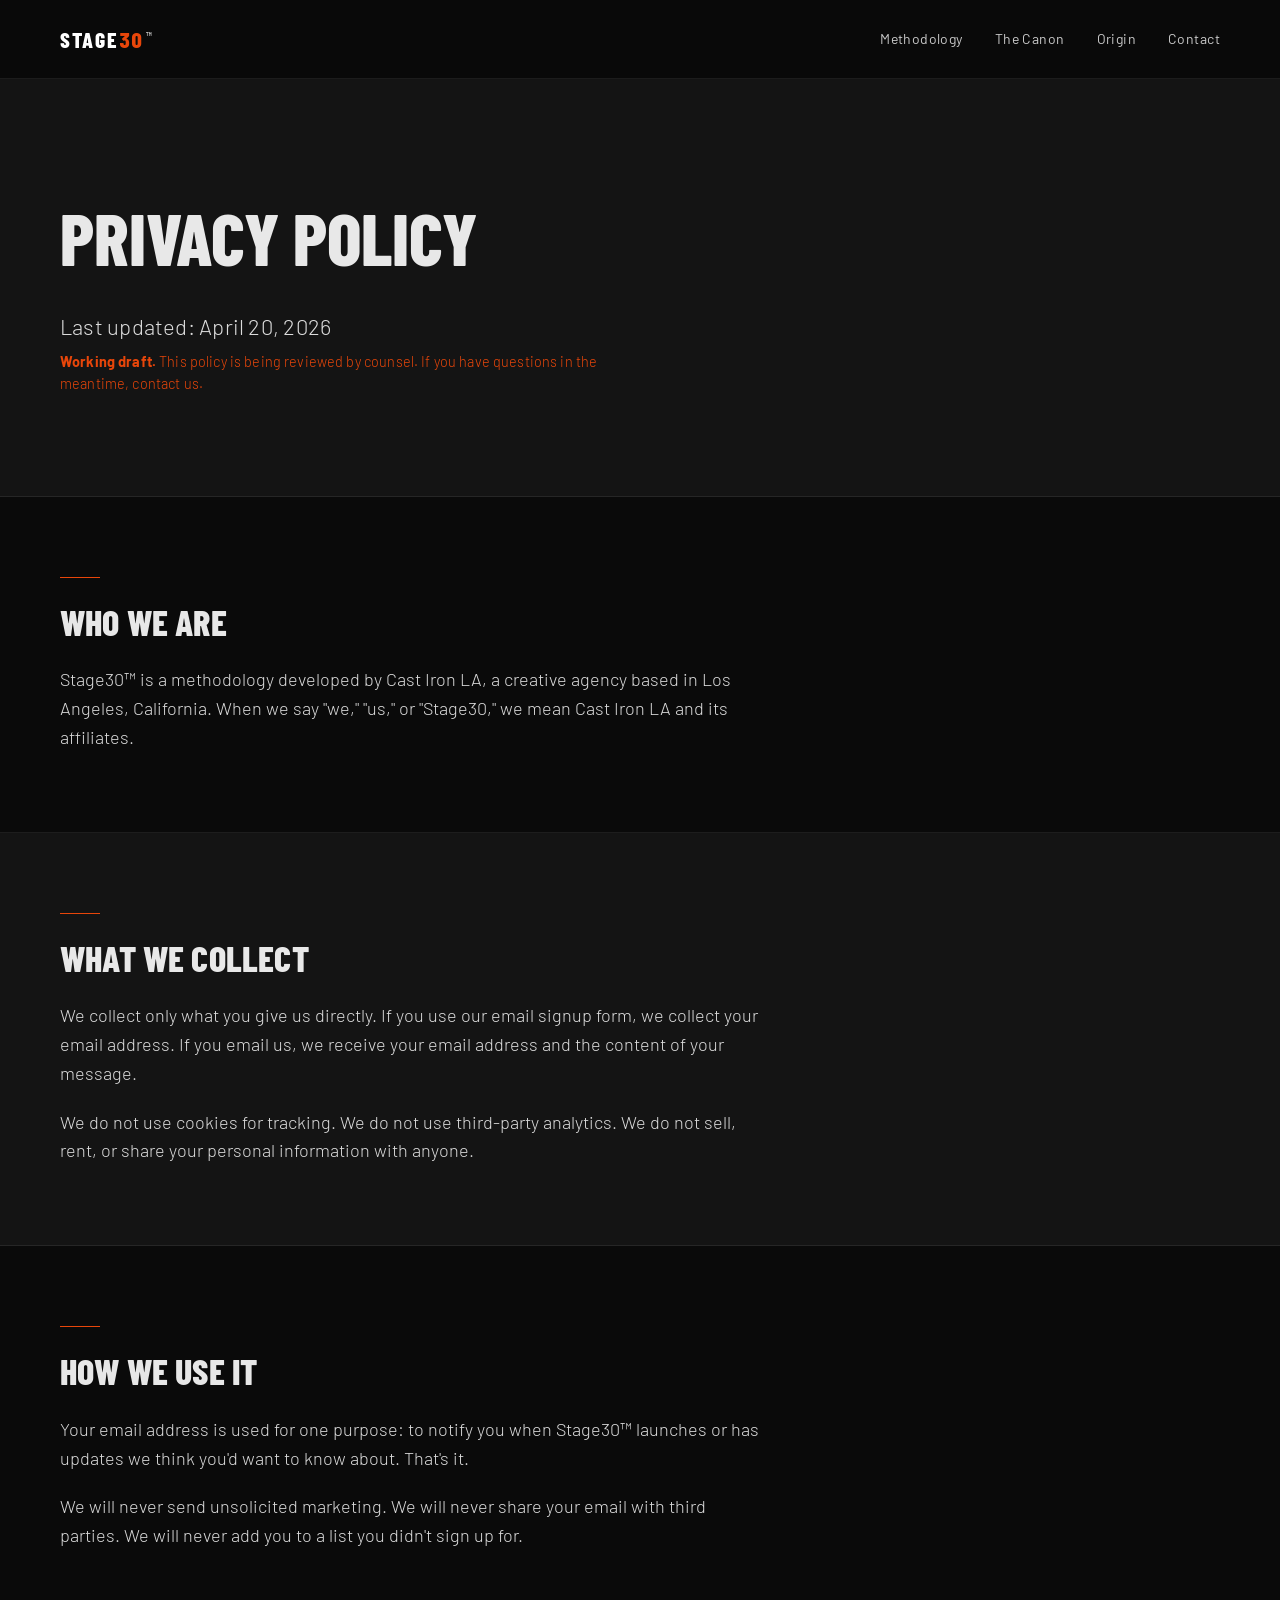
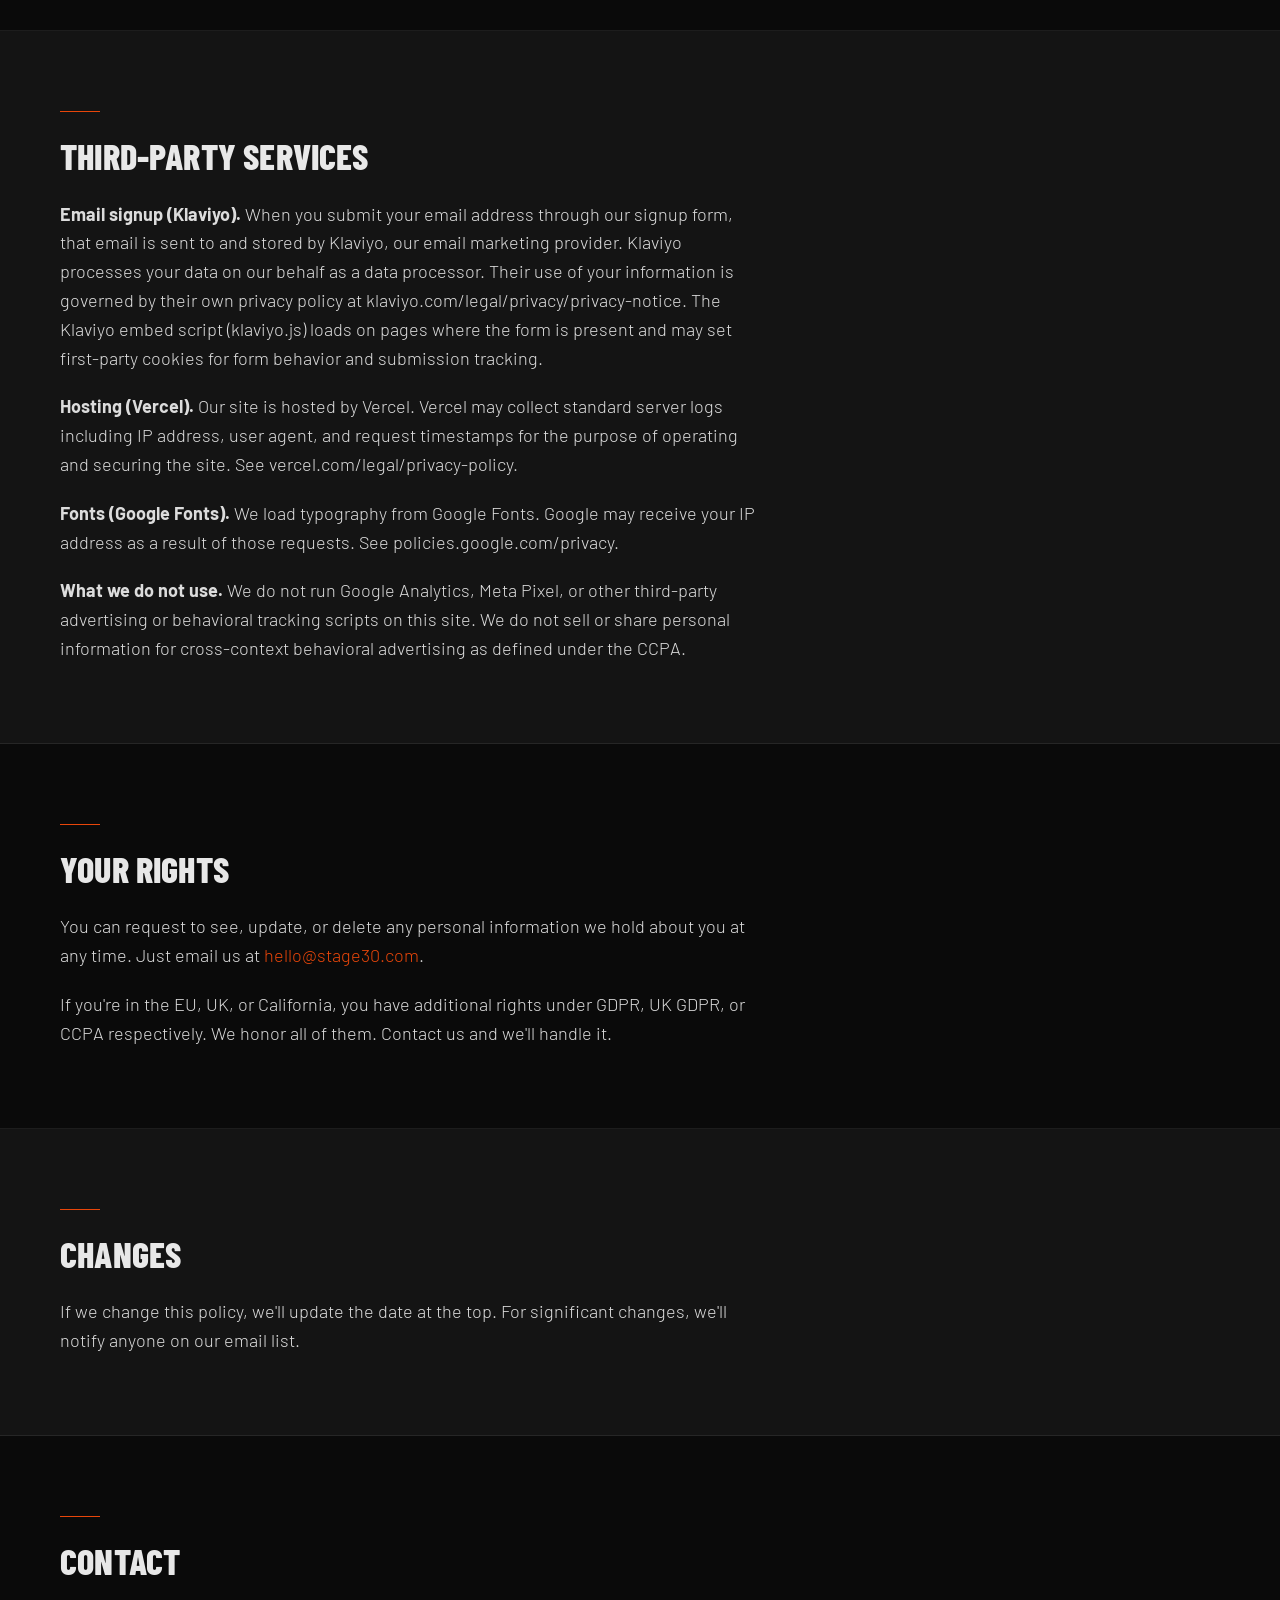
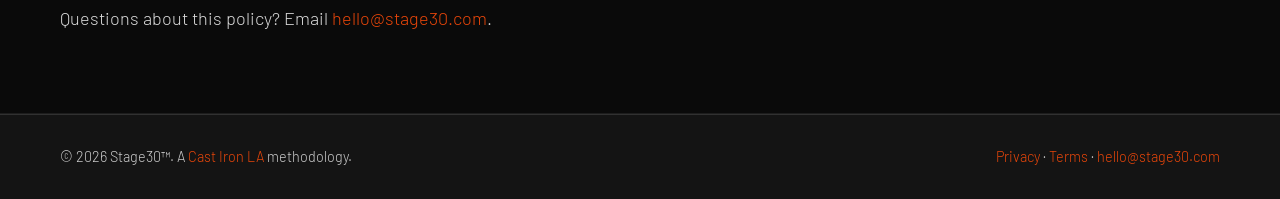
<file: privacy.html>
<!DOCTYPE html>
<html lang="en">
<head>
    <!-- Google tag (gtag.js) -->
    <script async src="https://www.googletagmanager.com/gtag/js?id=G-NXFWKBQPWB"></script>
    <script>
          window.dataLayer = window.dataLayer || [];
          function gtag(){dataLayer.push(arguments);}
          gtag('js', new Date());
          gtag('config', 'G-NXFWKBQPWB');
    </script>
    <meta charset="UTF-8">
    <meta name="viewport" content="width=device-width, initial-scale=1.0">
    <title>Privacy Policy - Stage30™</title>
    <meta name="description" content="Privacy policy for Stage30™. How we collect, use, and protect your information.">
    <link rel="canonical" href="https://stage30.com/privacy">
    <link rel="preconnect" href="https://fonts.googleapis.com">
    <link rel="preconnect" href="https://fonts.gstatic.com" crossorigin>
    <link href="https://fonts.googleapis.com/css2?family=Barlow+Condensed:wght@700;900&family=Barlow:wght@300;400&display=swap" rel="stylesheet">
    <link rel="stylesheet" href="styles.css">
</head>
<body>
    <header>
        <a href="index.html" class="logo" aria-label="Stage30 home">
            <span class="logo-stage">STAGE</span><span class="logo-number">30</span><span class="logo-tm">™</span>
        </a>
        <nav aria-label="Main navigation">
            <a href="methodology.html">Methodology</a>
            <a href="canon.html">The Canon</a>
            <a href="origin.html">Origin</a>
            <a href="contact.html">Contact</a>
        </nav>
    </header>

    <section class="hero">
        <div class="hero-inner">
            <h1>Privacy Policy</h1>
            <p>Last updated: April 20, 2026</p>
            <p style="font-size:0.9rem; color:#E8460A; margin-top:0.5rem;"><strong>Working draft.</strong> This policy is being reviewed by counsel. If you have questions in the meantime, contact us.</p>
        </div>
    </section>

    <section class="section">
        <div class="section-inner">
            <div class="accent-line"></div>
            <h2>Who we are</h2>
            <p>Stage30™ is a methodology developed by Cast Iron LA, a creative agency based in Los Angeles, California. When we say "we," "us," or "Stage30," we mean Cast Iron LA and its affiliates.</p>
        </div>
    </section>

    <section class="section section-dark">
        <div class="section-inner">
            <div class="accent-line"></div>
            <h2>What we collect</h2>
            <p>We collect only what you give us directly. If you use our email signup form, we collect your email address. If you email us, we receive your email address and the content of your message.</p>
            <p>We do not use cookies for tracking. We do not use third-party analytics. We do not sell, rent, or share your personal information with anyone.</p>
        </div>
    </section>

    <section class="section">
        <div class="section-inner">
            <div class="accent-line"></div>
            <h2>How we use it</h2>
            <p>Your email address is used for one purpose: to notify you when Stage30™ launches or has updates we think you'd want to know about. That's it.</p>
            <p>We will never send unsolicited marketing. We will never share your email with third parties. We will never add you to a list you didn't sign up for.</p>
        </div>
    </section>

    <section class="section section-dark">
        <div class="section-inner">
            <div class="accent-line"></div>
            <h2>Third-party services</h2>
            <p><strong>Email signup (Klaviyo).</strong> When you submit your email address through our signup form, that email is sent to and stored by Klaviyo, our email marketing provider. Klaviyo processes your data on our behalf as a data processor. Their use of your information is governed by their own privacy policy at klaviyo.com/legal/privacy/privacy-notice. The Klaviyo embed script (klaviyo.js) loads on pages where the form is present and may set first-party cookies for form behavior and submission tracking.</p>
            <p><strong>Hosting (Vercel).</strong> Our site is hosted by Vercel. Vercel may collect standard server logs including IP address, user agent, and request timestamps for the purpose of operating and securing the site. See vercel.com/legal/privacy-policy.</p>
            <p><strong>Fonts (Google Fonts).</strong> We load typography from Google Fonts. Google may receive your IP address as a result of those requests. See policies.google.com/privacy.</p>
            <p><strong>What we do not use.</strong> We do not run Google Analytics, Meta Pixel, or other third-party advertising or behavioral tracking scripts on this site. We do not sell or share personal information for cross-context behavioral advertising as defined under the CCPA.</p>
        </div>
    </section>

    <section class="section">
        <div class="section-inner">
            <div class="accent-line"></div>
            <h2>Your rights</h2>
            <p>You can request to see, update, or delete any personal information we hold about you at any time. Just email us at <a href="mailto:hello@stage30.com" class="footer-link">hello@stage30.com</a>.</p>
            <p>If you're in the EU, UK, or California, you have additional rights under GDPR, UK GDPR, or CCPA respectively. We honor all of them. Contact us and we'll handle it.</p>
        </div>
    </section>

    <section class="section section-dark">
        <div class="section-inner">
            <div class="accent-line"></div>
            <h2>Changes</h2>
            <p>If we change this policy, we'll update the date at the top. For significant changes, we'll notify anyone on our email list.</p>
        </div>
    </section>

    <section class="section">
        <div class="section-inner">
            <div class="accent-line"></div>
            <h2>Contact</h2>
            <p>Questions about this policy? Email <a href="mailto:hello@stage30.com" class="footer-link">hello@stage30.com</a>.</p>
        </div>
    </section>

    <footer>
        <div class="footer-content">
            <div>&copy; 2026 Stage30™. A <a href="https://castiron.la" class="footer-link">Cast Iron LA</a> methodology.</div>
            <div>
                <a href="privacy.html" class="footer-link">Privacy</a> &middot;
                <a href="terms.html" class="footer-link">Terms</a> &middot;
                <a href="mailto:hello@stage30.com" class="footer-link">hello@stage30.com</a>
            </div>
        </div>
    </footer>
</body>
</html>
</file>
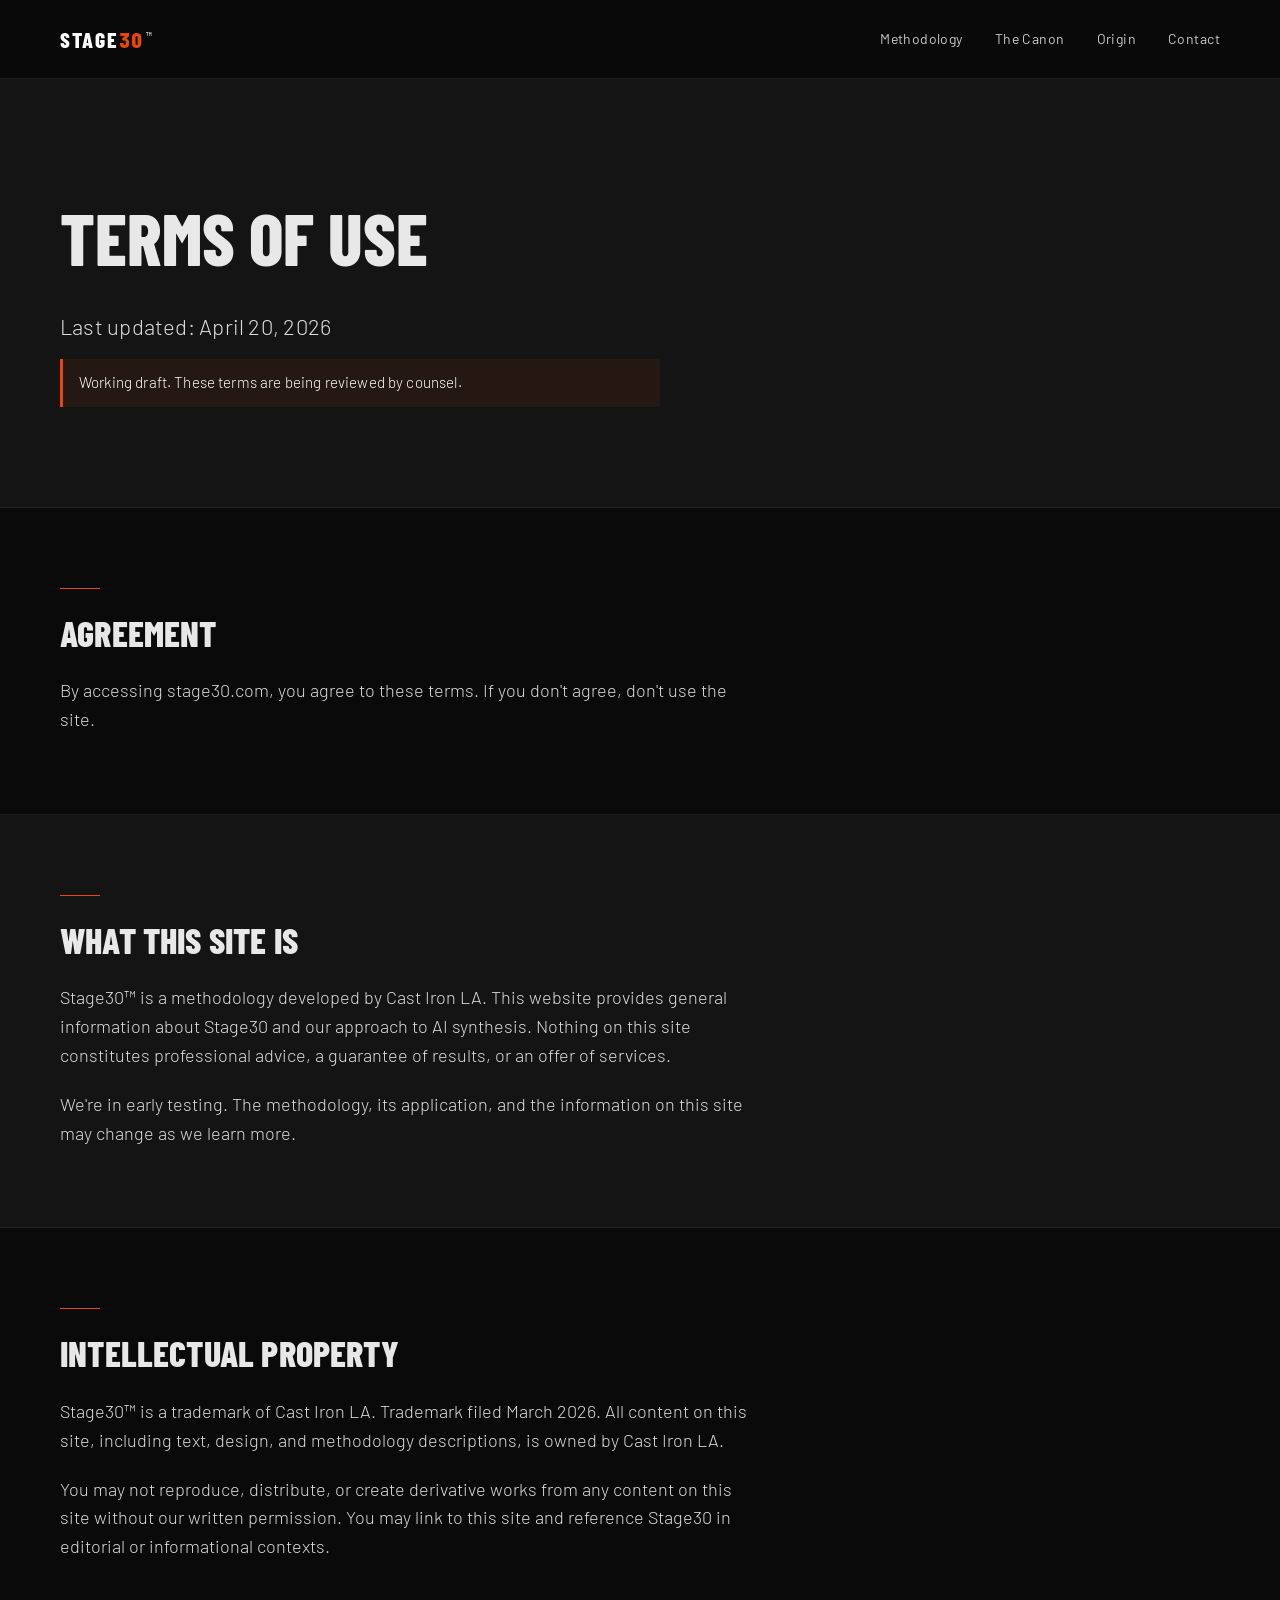
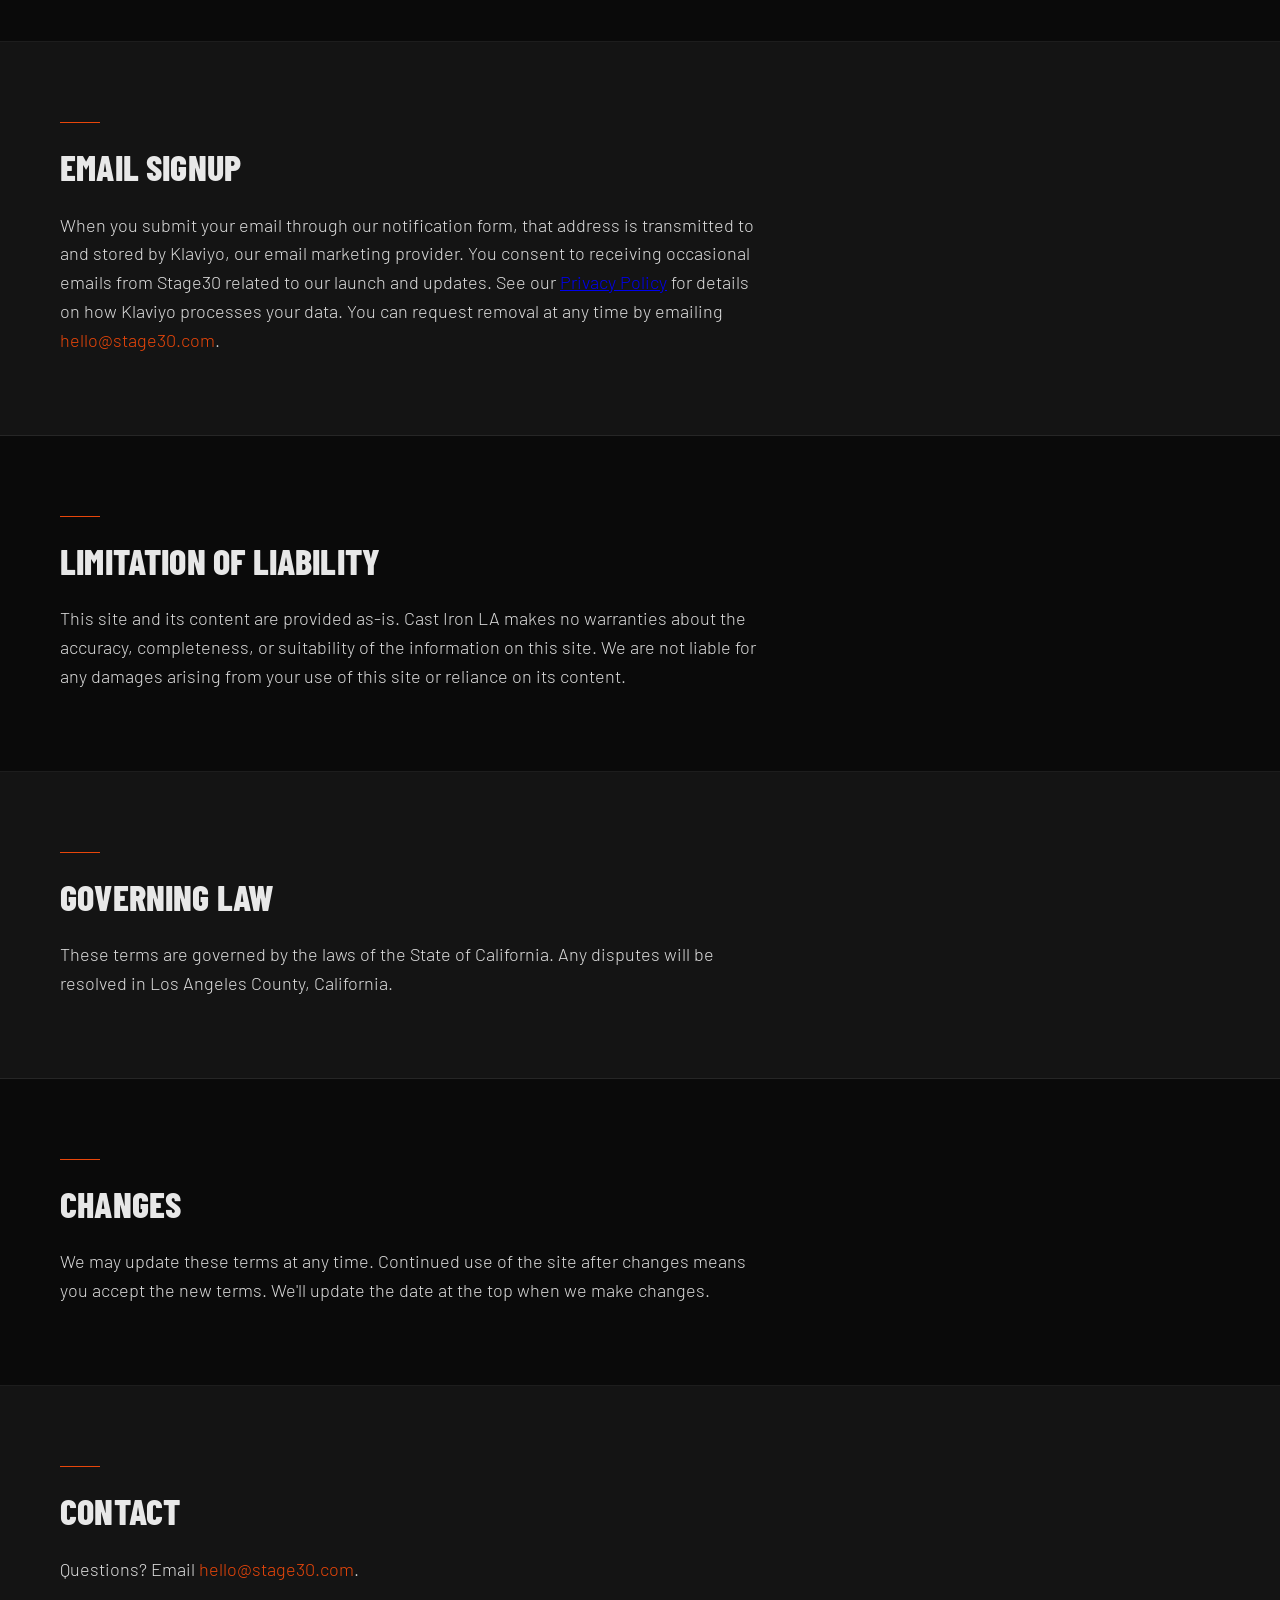
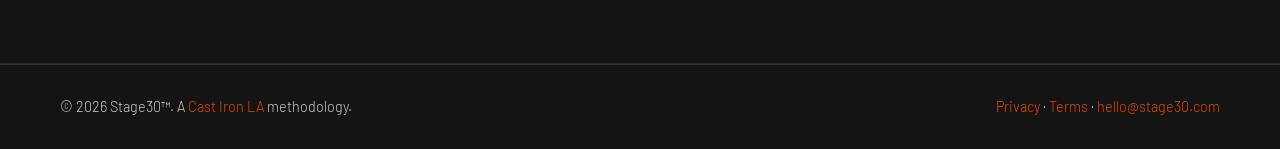
<file: terms.html>
<!DOCTYPE html>
<html lang="en">
<head>
    <!-- Google tag (gtag.js) -->
    <script async src="https://www.googletagmanager.com/gtag/js?id=G-NXFWKBQPWB"></script>
    <script>
          window.dataLayer = window.dataLayer || [];
          function gtag(){dataLayer.push(arguments);}
          gtag('js', new Date());
          gtag('config', 'G-NXFWKBQPWB');
    </script>
    <meta charset="UTF-8">
    <meta name="viewport" content="width=device-width, initial-scale=1.0">
    <title>Terms of Use - Stage30™</title>
    <meta name="description" content="Terms of use for Stage30™ website and services.">
    <link rel="canonical" href="https://stage30.com/terms">
    <link rel="preconnect" href="https://fonts.googleapis.com">
    <link rel="preconnect" href="https://fonts.gstatic.com" crossorigin>
    <link href="https://fonts.googleapis.com/css2?family=Barlow+Condensed:wght@700;900&family=Barlow:wght@300;400&display=swap" rel="stylesheet">
    <link rel="stylesheet" href="styles.css">
</head>
<body>
    <header>
        <a href="index.html" class="logo" aria-label="Stage30 home">
            <span class="logo-stage">STAGE</span><span class="logo-number">30</span><span class="logo-tm">™</span>
        </a>
        <nav aria-label="Main navigation">
            <a href="methodology.html">Methodology</a>
            <a href="canon.html">The Canon</a>
            <a href="origin.html">Origin</a>
            <a href="contact.html">Contact</a>
        </nav>
    </header>

    <section class="hero">
        <div class="hero-inner">
            <h1>Terms of Use</h1>
            <p>Last updated: April 20, 2026</p>
            <p class="draft-notice" style="margin-top:1rem;padding:0.75rem 1rem;border-left:3px solid #E8460A;background:rgba(232,70,10,0.08);color:#fff;font-size:0.95rem;">Working draft. These terms are being reviewed by counsel.</p>
        </div>
    </section>

    <section class="section">
        <div class="section-inner">
            <div class="accent-line"></div>
            <h2>Agreement</h2>
            <p>By accessing stage30.com, you agree to these terms. If you don't agree, don't use the site.</p>
        </div>
    </section>

    <section class="section section-dark">
        <div class="section-inner">
            <div class="accent-line"></div>
            <h2>What this site is</h2>
            <p>Stage30™ is a methodology developed by Cast Iron LA. This website provides general information about Stage30 and our approach to AI synthesis. Nothing on this site constitutes professional advice, a guarantee of results, or an offer of services.</p>
            <p>We're in early testing. The methodology, its application, and the information on this site may change as we learn more.</p>
        </div>
    </section>

    <section class="section">
        <div class="section-inner">
            <div class="accent-line"></div>
            <h2>Intellectual property</h2>
            <p>Stage30™ is a trademark of Cast Iron LA. Trademark filed March 2026. All content on this site, including text, design, and methodology descriptions, is owned by Cast Iron LA.</p>
            <p>You may not reproduce, distribute, or create derivative works from any content on this site without our written permission. You may link to this site and reference Stage30 in editorial or informational contexts.</p>
        </div>
    </section>

    <section class="section section-dark">
        <div class="section-inner">
            <div class="accent-line"></div>
            <h2>Email signup</h2>
            <p>When you submit your email through our notification form, that address is transmitted to and stored by Klaviyo, our email marketing provider. You consent to receiving occasional emails from Stage30 related to our launch and updates. See our <a href="privacy.html">Privacy Policy</a> for details on how Klaviyo processes your data. You can request removal at any time by emailing <a href="mailto:hello@stage30.com" class="footer-link">hello@stage30.com</a>.</p>
        </div>
    </section>

    <section class="section">
        <div class="section-inner">
            <div class="accent-line"></div>
            <h2>Limitation of liability</h2>
            <p>This site and its content are provided as-is. Cast Iron LA makes no warranties about the accuracy, completeness, or suitability of the information on this site. We are not liable for any damages arising from your use of this site or reliance on its content.</p>
        </div>
    </section>

    <section class="section section-dark">
        <div class="section-inner">
            <div class="accent-line"></div>
            <h2>Governing law</h2>
            <p>These terms are governed by the laws of the State of California. Any disputes will be resolved in Los Angeles County, California.</p>
        </div>
    </section>

    <section class="section">
        <div class="section-inner">
            <div class="accent-line"></div>
            <h2>Changes</h2>
            <p>We may update these terms at any time. Continued use of the site after changes means you accept the new terms. We'll update the date at the top when we make changes.</p>
        </div>
    </section>

    <section class="section section-dark">
        <div class="section-inner">
            <div class="accent-line"></div>
            <h2>Contact</h2>
            <p>Questions? Email <a href="mailto:hello@stage30.com" class="footer-link">hello@stage30.com</a>.</p>
        </div>
    </section>

    <footer>
        <div class="footer-content">
            <div>&copy; 2026 Stage30™. A <a href="https://castiron.la" class="footer-link">Cast Iron LA</a> methodology.</div>
            <div>
                <a href="privacy.html" class="footer-link">Privacy</a> &middot;
                <a href="terms.html" class="footer-link">Terms</a> &middot;
                <a href="mailto:hello@stage30.com" class="footer-link">hello@stage30.com</a>
            </div>
        </div>
    </footer>
</body>
</html>
</file>
<file: styles.css>
/* Stage30 - Design System */

* {
    margin: 0;
    padding: 0;
    box-sizing: border-box;
}

:root {
    --black: #0A0A0A;
    --dark-gray: #141414;
    --mid-gray: #1E1E1E;
    --orange: #E8460A;
    --white: #FFFFFF;
    --text-primary: rgba(255, 255, 255, 0.9);
    --text-secondary: rgba(255, 255, 255, 0.85);
    --text-nav: rgba(255, 255, 255, 0.78);
    --border-subtle: rgba(255, 255, 255, 0.08);
    --border-medium: rgba(255, 255, 255, 0.12);
}

body {
    font-family: 'Barlow', sans-serif;
    font-weight: 300;
    background-color: var(--black);
    color: var(--text-primary);
    line-height: 1.4;
    min-height: 100vh;
    display: flex;
    flex-direction: column;
}

/* Header */
header {
    padding: 24px 60px;
    border-bottom: 1px solid var(--border-subtle);
    display: flex;
    justify-content: space-between;
    align-items: center;
    position: sticky;
    top: 0;
    background: rgba(10, 10, 10, 0.95);
    backdrop-filter: blur(10px);
    z-index: 100;
}

.logo {
    font-family: 'Barlow Condensed', sans-serif;
    font-weight: 800;
    font-feature-settings: "kern" 1;
    font-size: 1.35rem;
    letter-spacing: 0.08em;
    text-decoration: none;
}

.logo-stage {
    color: var(--white);
}

.logo-number {
    color: var(--orange);
}

.logo-tm {
    font-size: 0.5em;
    vertical-align: super;
    color: rgba(255, 255, 255, 0.7);
    margin-left: 2px;
    font-weight: 600;
}

nav {
    display: flex;
    gap: 32px;
}

nav a {
    color: var(--text-nav);
    text-decoration: none;
    font-size: 0.875rem;
    font-weight: 400;
    letter-spacing: 0.03em;
    transition: color 0.2s;
}

nav a:hover {
    color: var(--white);
}

/* Hero */
.hero {
    padding: 120px 60px 100px;
    background: var(--dark-gray);
    border-bottom: 1px solid var(--border-subtle);
}

.hero-inner {
    max-width: 1400px;
    margin: 0 auto;
}

.hero-label {
    font-size: 0.85rem;
    font-weight: 700;
    letter-spacing: 0.15em;
    text-transform: uppercase;
    color: var(--orange);
    margin-bottom: 24px;
}

.hero h1 {
    font-family: 'Barlow Condensed', sans-serif;
    font-weight: 800;
    font-size: 4.5rem;
    line-height: 1.08;
    letter-spacing: 0;
    font-feature-settings: "kern" 1;
    max-width: 900px;
    margin-bottom: 32px;
}

.hero p {
    font-size: 1.375rem;
    font-weight: 300;
    max-width: 600px;
    color: var(--text-secondary);
    line-height: 1.55;
    letter-spacing: 0.01em;
}

/* Sections */
.section {
    padding: 80px 60px;
    border-bottom: 1px solid var(--border-subtle);
}

.section-dark {
    background: var(--dark-gray);
}

.section-inner {
    max-width: 1400px;
    margin: 0 auto;
}

.section h2 {
    font-family: 'Barlow Condensed', sans-serif;
    font-weight: 800;
    font-size: 2.25rem;
    margin-bottom: 24px;
    line-height: 1.1;
    letter-spacing: 0.005em;
    font-feature-settings: "kern" 1;
}

.section p {
    font-size: 1.125rem;
    font-weight: 300;
    max-width: 700px;
    margin-bottom: 20px;
    color: var(--text-secondary);
    line-height: 1.6;
}

.section p:last-child {
    margin-bottom: 0;
}

/* Content blocks */
.content-block {
    background: var(--mid-gray);
    border: 1px solid var(--border-medium);
    padding: 40px;
    margin-top: 40px;
}

.content-block h3 {
    font-family: 'Barlow', sans-serif;
    font-weight: 400;
    font-size: 1rem;
    text-transform: uppercase;
    letter-spacing: 0.1em;
    margin-bottom: 16px;
    color: var(--white);
}

.content-block p {
    font-size: 1rem;
    color: var(--text-secondary);
}

/* Accent lines */
.accent-line {
    width: 40px;
    height: 1px;
    background: var(--orange);
    margin-bottom: 24px;
}

.accent-line-wide {
    width: 60px;
    height: 1px;
    background: rgba(255, 255, 255, 0.15);
    margin-bottom: 24px;
}

.section-rule {
    width: 100%;
    max-width: 1400px;
    margin: 0 auto;
    height: 1px;
    background: linear-gradient(90deg, var(--orange) 40px, var(--border-subtle) 40px);
}

/* Signup */
.signup-section {
    padding: 80px 60px;
    background: var(--dark-gray);
}

.signup-inner {
    max-width: 600px;
    margin: 0 auto;
    text-align: center;
}

.signup-inner h2 {
    font-family: 'Barlow Condensed', sans-serif;
    font-weight: 800;
    font-size: 2.25rem;
    margin-bottom: 16px;
    letter-spacing: 0.005em;
    font-feature-settings: "kern" 1;
}

.signup-inner p {
    font-size: 1.125rem;
    color: var(--text-secondary);
    margin-bottom: 32px;
    max-width: none;
}

.signup-form {
    display: flex;
    gap: 12px;
    max-width: 500px;
    margin: 0 auto;
}

.signup-form input[type="email"] {
    flex: 1;
    padding: 14px 20px;
    background: var(--mid-gray);
    border: 1px solid var(--border-medium);
    color: var(--white);
    font-family: 'Barlow', sans-serif;
    font-size: 1rem;
    font-weight: 300;
    outline: none;
    transition: border-color 0.2s, background 0.2s;
}

.signup-form input[type="email"]::placeholder {
    color: var(--text-nav);
}

.signup-form input[type="email"]:focus {
    border-color: var(--orange);
    background: rgba(30, 30, 30, 0.8);
}

.signup-form button {
    padding: 14px 28px;
    background: var(--orange);
    color: var(--white);
    border: none;
    font-family: 'Barlow Condensed', sans-serif;
    font-weight: 800;
    font-size: 1rem;
    letter-spacing: 0.05em;
    text-transform: uppercase;
    cursor: pointer;
    transition: opacity 0.2s;
}

.signup-form button:hover {
    opacity: 0.85;
}

/* Footer */
footer {
    padding: 32px 60px;
    border-top: 1px solid var(--border-medium);
    font-size: 0.9rem;
    color: var(--text-nav);
    background: var(--dark-gray);
}

.footer-content {
    max-width: 1400px;
    margin: 0 auto;
    display: flex;
    justify-content: space-between;
    align-items: center;
}

.footer-link {
    color: var(--orange);
    text-decoration: none;
    transition: opacity 0.2s;
}

.footer-link:hover {
    opacity: 0.7;
}

/* Grid layout */
.grid-2 {
    display: grid;
    grid-template-columns: 1fr 1fr;
    gap: 32px;
    margin-top: 40px;
}

.grid-3 {
    display: grid;
    grid-template-columns: 1fr 1fr 1fr;
    gap: 24px;
    margin-top: 40px;
}

/* Orange accent text */
.accent {
    color: var(--orange);
}

/* Responsive */
@media (max-width: 768px) {
    header {
        padding: 20px 24px;
    }

    nav {
        gap: 20px;
    }

    nav a {
        font-size: 0.8125rem;
    }

    .hero {
        padding: 80px 24px 60px;
    }

    .hero h1 {
        font-size: 2.75rem;
        font-weight: 800;
    }

    .hero p {
        font-size: 1.125rem;
    }

    .section {
        padding: 60px 24px;
    }

    .section h2 {
        font-size: 1.75rem;
    }

    .signup-section {
        padding: 60px 24px;
    }

    .signup-form {
        flex-direction: column;
    }

    .grid-2 {
        grid-template-columns: 1fr;
    }

    .grid-3 {
        grid-template-columns: 1fr;
    }

    footer {
        padding: 24px;
    }

    .footer-content {
        flex-direction: column;
        align-items: flex-start;
        gap: 16px;
    }
}


/* Accessibility */
.skip-link {
    position: absolute;
    top: -40px;
    left: 0;
    background: var(--orange);
    color: var(--white);
    padding: 8px 16px;
    z-index: 200;
    font-size: 0.875rem;
    text-decoration: none;
    transition: top 0.2s;
}

.skip-link:focus {
    top: 0;
}

*:focus-visible {
    outline: 2px solid var(--orange);
    outline-offset: 2px;
}

a:focus-visible,
button:focus-visible,
input:focus-visible {
    outline: 2px solid var(--orange);
    outline-offset: 2px;
}

/* Footer links row */
.footer-links {
    display: flex;
    gap: 8px;
    align-items: center;
}

.footer-separator {
    color: var(--text-nav);
}

/* Reduced motion */
@media (prefers-reduced-motion: reduce) {
    * {
        transition: none !important;
        animation: none !important;
    }
}


/* Screen reader only */
.sr-only {
    position: absolute;
    width: 1px;
    height: 1px;
    padding: 0;
    margin: -1px;
    overflow: hidden;
    clip: rect(0, 0, 0, 0);
    white-space: nowrap;
    border: 0;
}

/* === Stage30 Refinements: uppercase headings, lighter subheads, lighter numerals === */

/* All-caps headings */
h1, h2, h3, h4, h5, h6 {
        text-transform: uppercase;
}

/* Lighter subhead weights */
.hero-label,
.section-label,
.finding-card .card-num,
.finding-card .card-link {
        font-weight: 600;
}

.finding-card .card-question {
        font-weight: 500;
        letter-spacing: 0.02em;
}

/* Lighter numerals with breathing room */
.finding-card .card-stat {
        font-weight: 500;
        letter-spacing: 0.02em;
        font-variant-numeric: tabular-nums;
}

/* Tabular numerals globally so digits never collide */
.logo,
.card-stat,
.stat-number,
.stat-callout {
        font-variant-numeric: tabular-nums;
}

/* Slim contact-page subheads (Team member names) */
.content-block h3 {
        font-weight: 400;
        letter-spacing: 0.12em;
}
</file>
